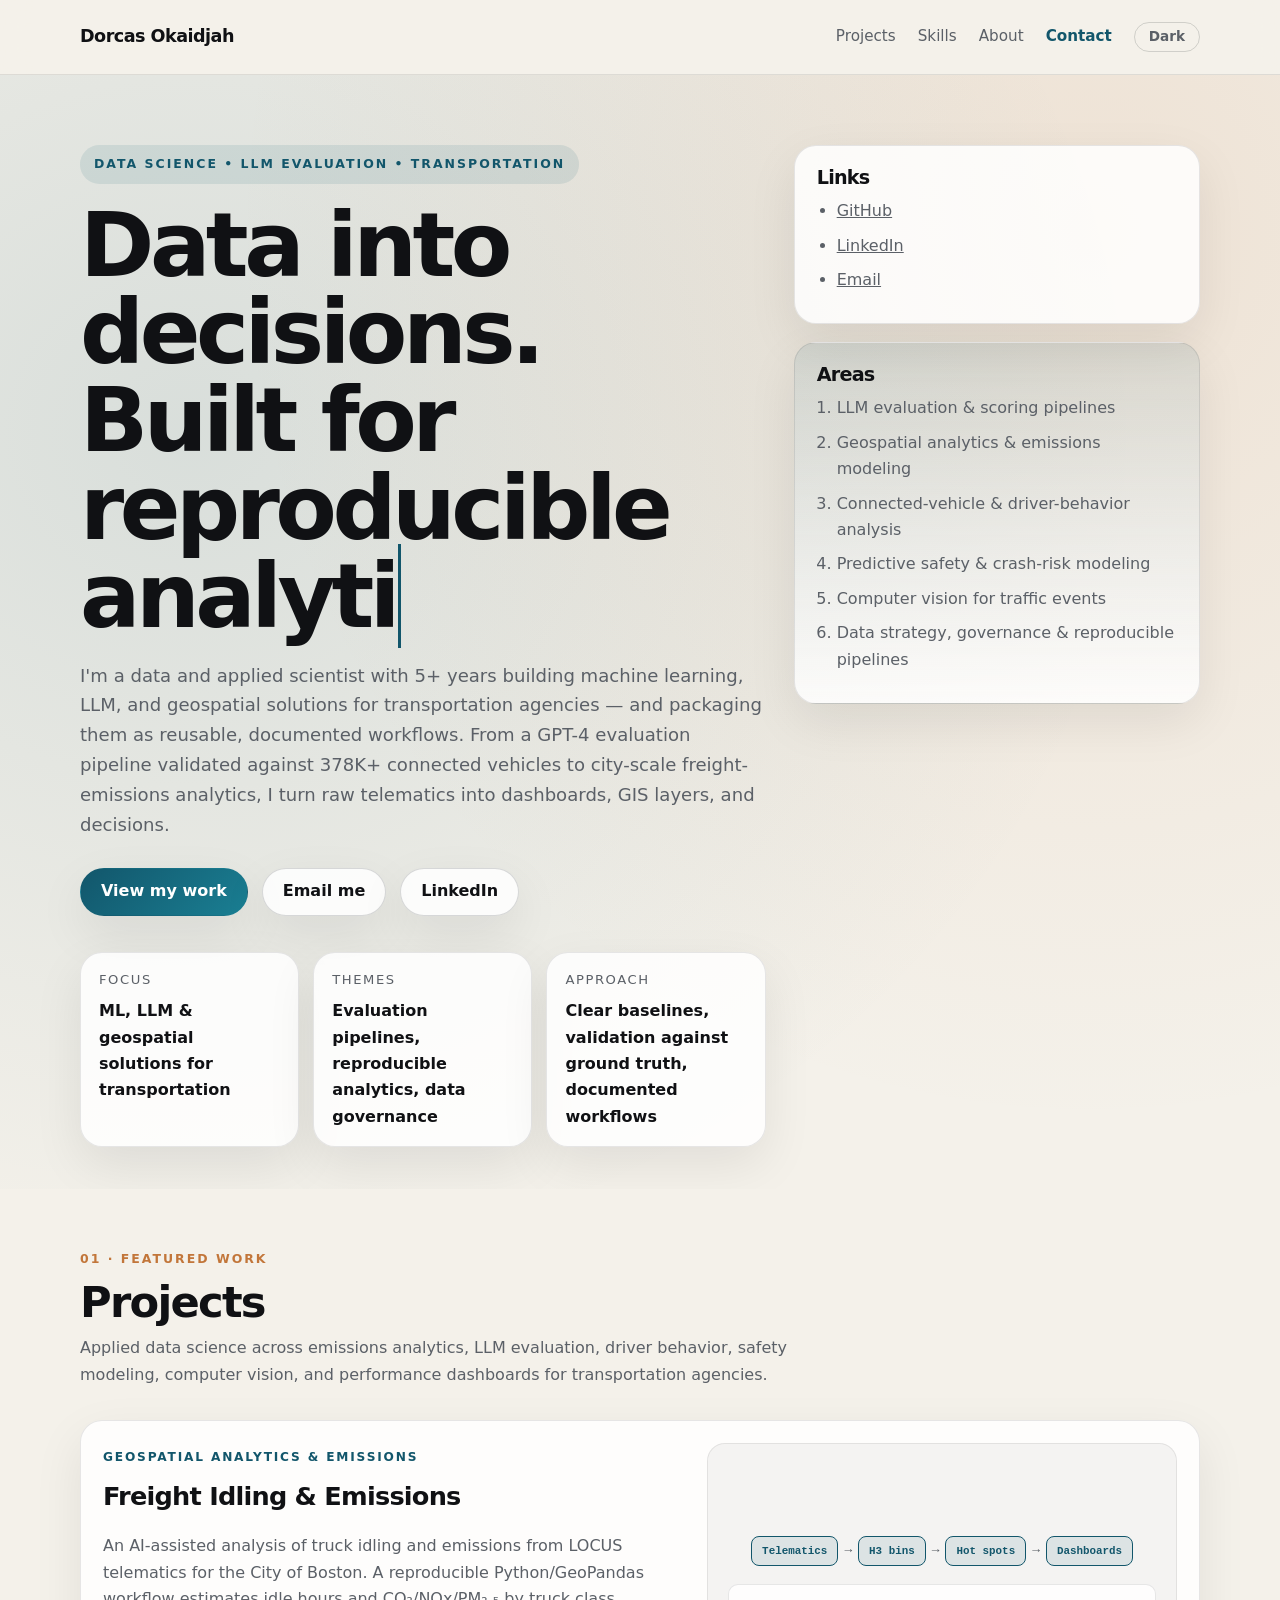
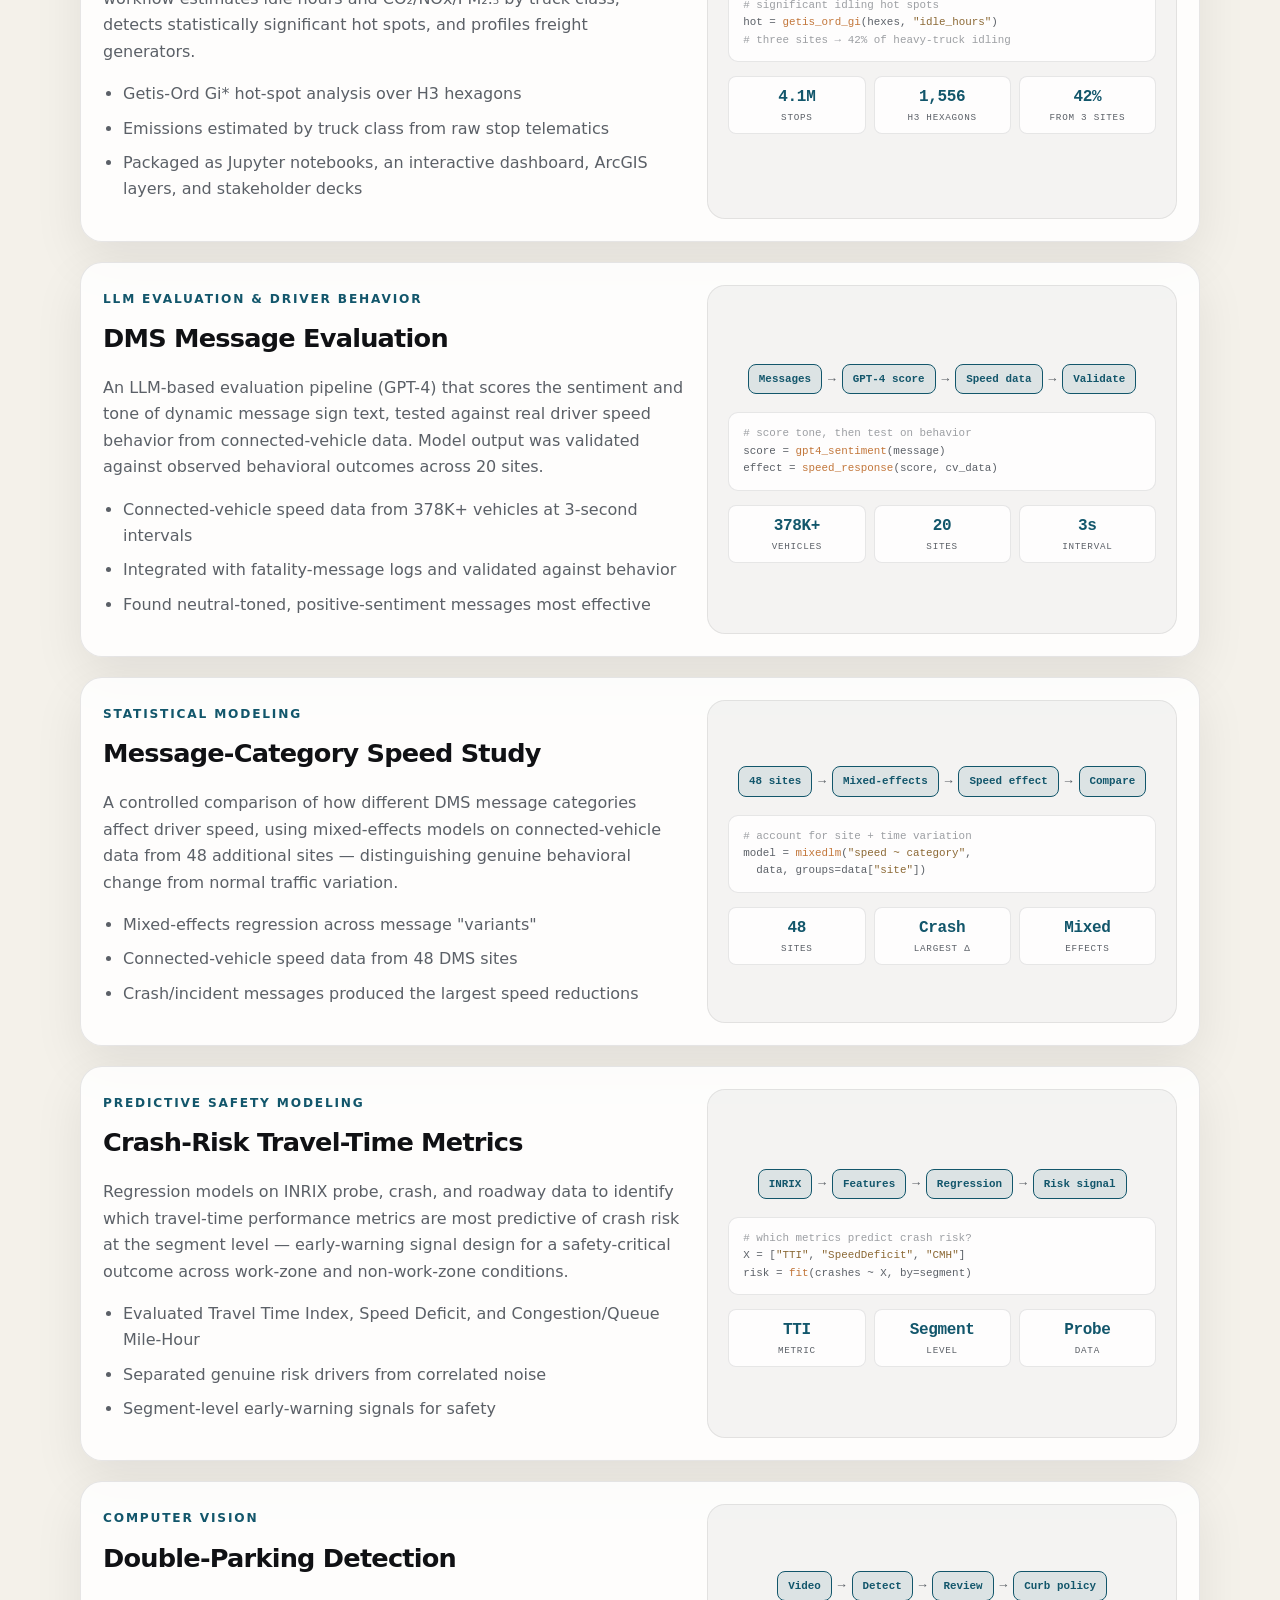
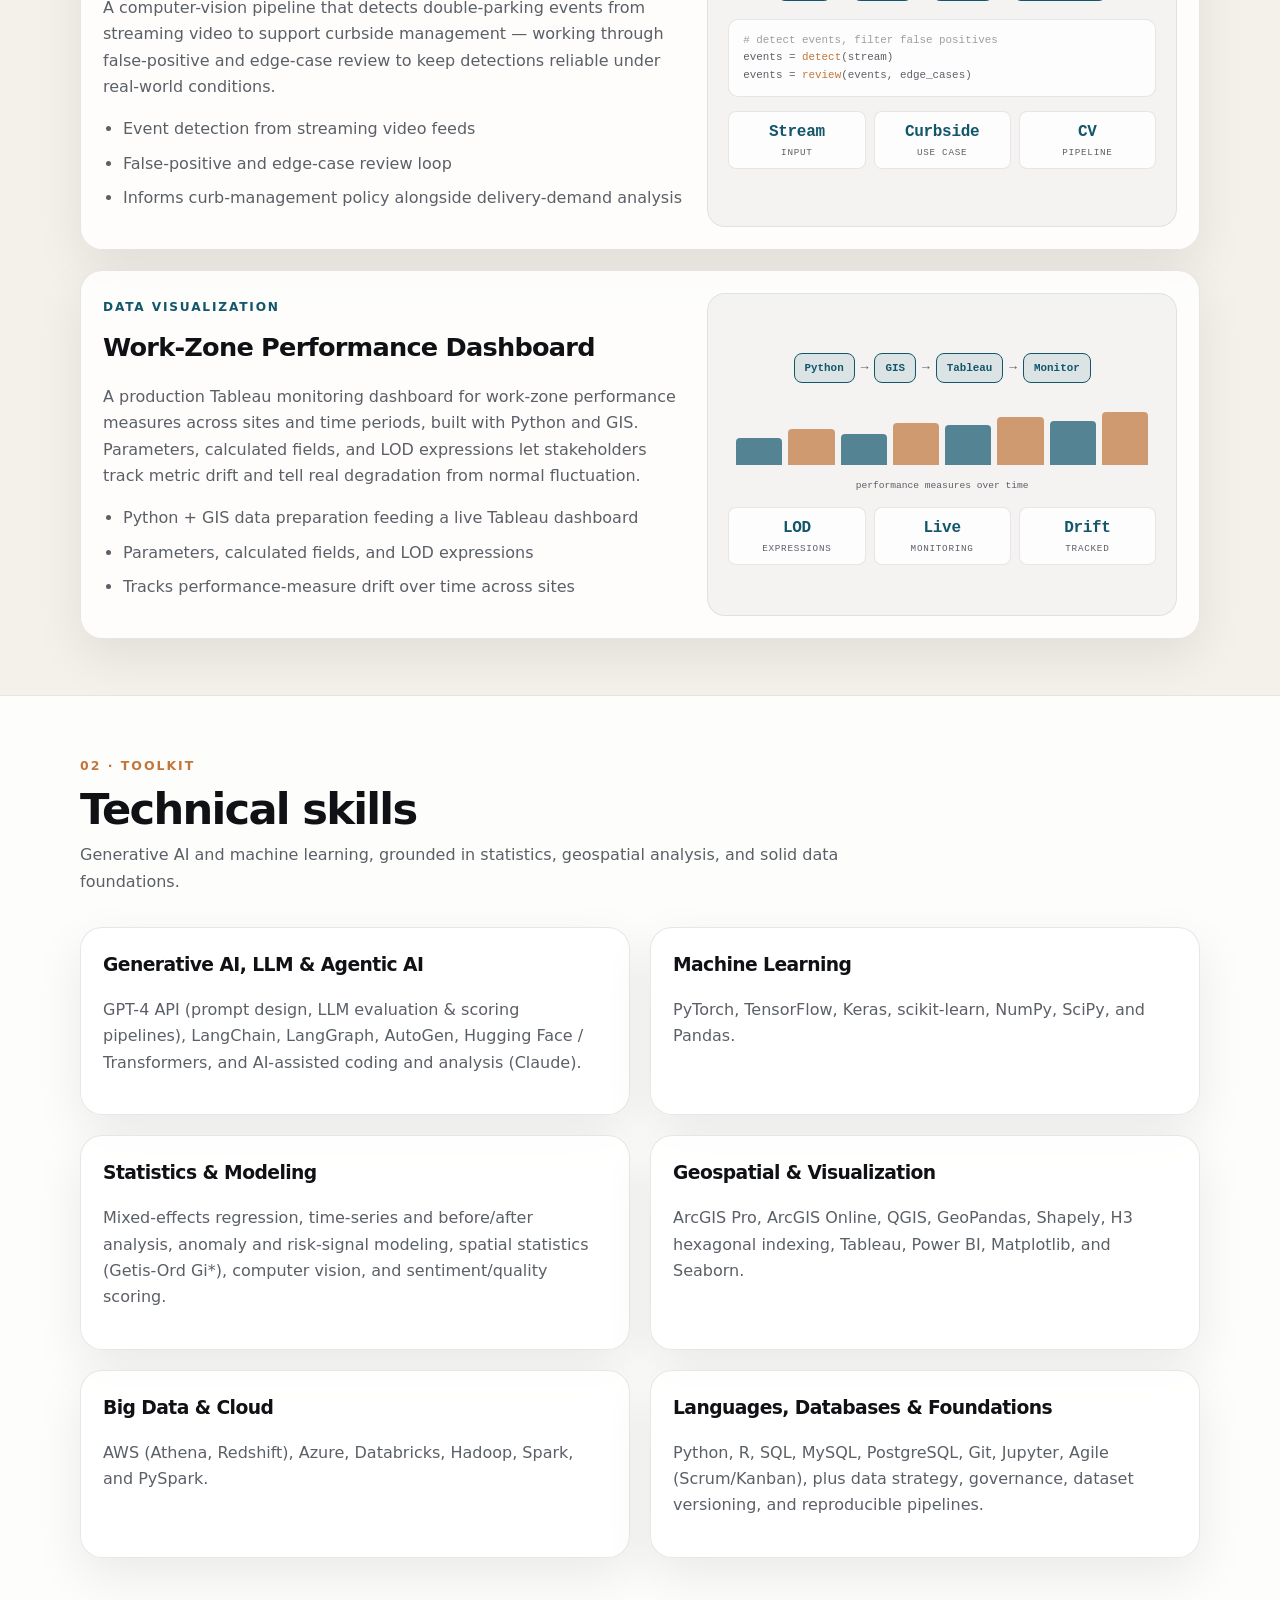
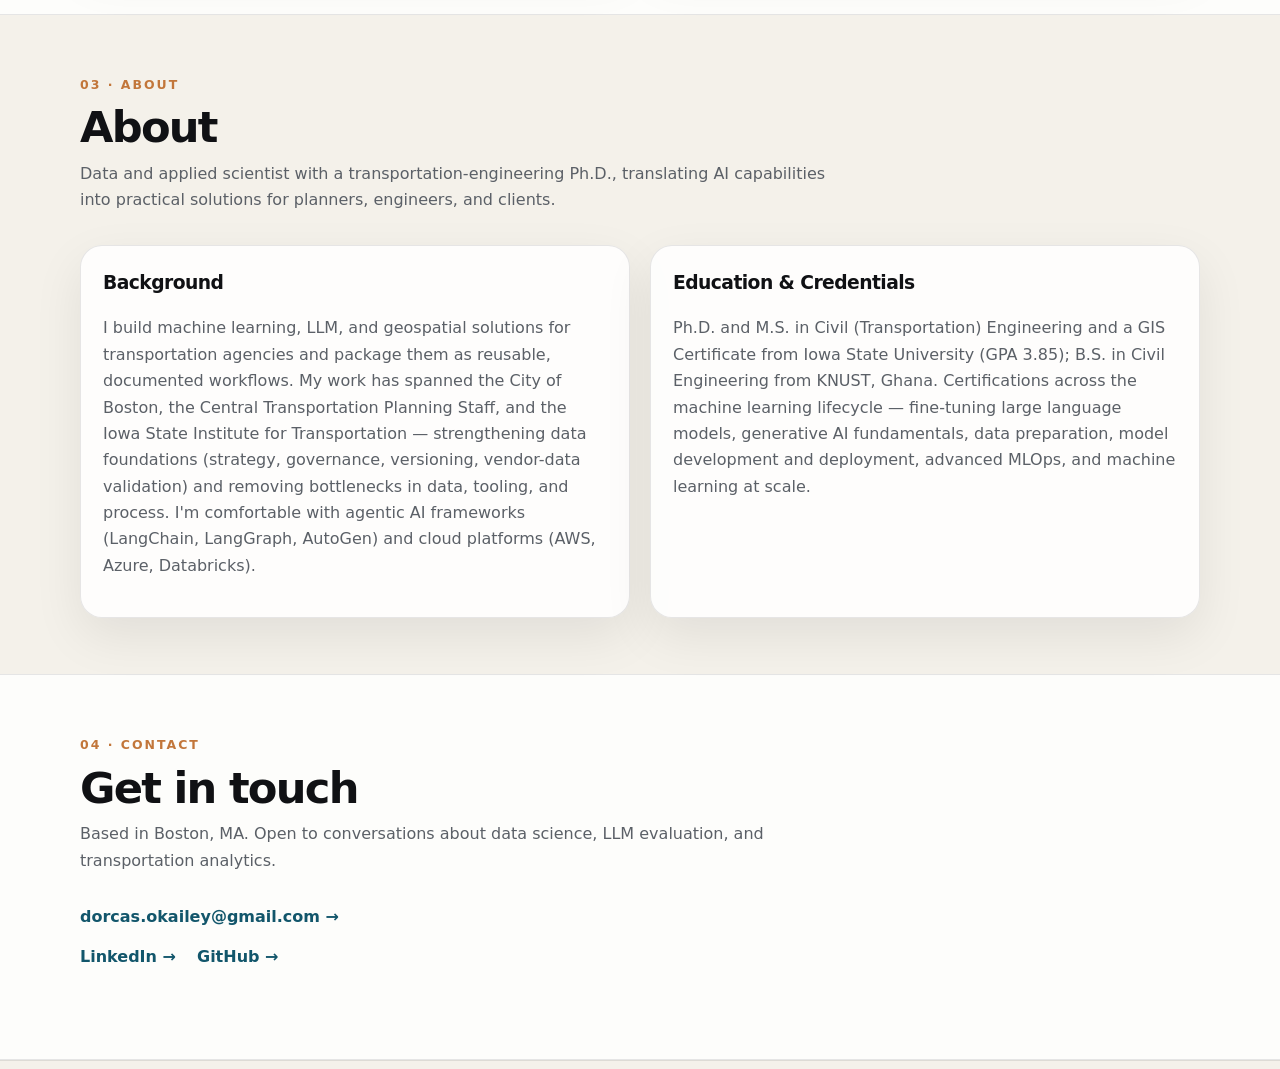
<file: index.html>
<!DOCTYPE html>
<html lang="en">
<head>
  <meta charset="UTF-8" />
  <meta name="viewport" content="width=device-width, initial-scale=1.0" />
  <title>Dorcas Okaidjah | Data Scientist &amp; Traffic Engineer</title>
  <meta name="google-site-verification" content="1QH6dfbWrFFik34CiFCBr7JyDlPjrjRN7MPnONAr6ho" />
  <meta name="description" content="Dorcas Okaidjah builds machine learning, LLM, and geospatial solutions for transportation agencies — from GPT-4 evaluation pipelines to city-scale freight-emissions analytics." />
  <link rel="canonical" href="https://dorcas-okaidjah.github.io/portfolio/" />
  <meta property="og:title" content="Dorcas Okaidjah | Data Scientist &amp; Traffic Engineer" />
  <meta property="og:description" content="Machine learning, LLM evaluation, and geospatial analytics for transportation agencies." />
  <meta property="og:type" content="website" />
  <meta property="og:url" content="https://dorcas-okaidjah.github.io/portfolio/" />
  <meta name="twitter:card" content="summary" />
  <link rel="stylesheet" href="assets/styles.css" />
</head>
<body class="loading">
  <div class="scroll-progress" aria-hidden="true"></div>

  <header class="site-header" id="top">
    <div class="container nav-wrap">
      <a class="brand" href="index.html">Dorcas Okaidjah</a>
      <button class="nav-toggle" aria-label="Toggle menu" aria-expanded="false">Menu</button>
      <nav class="site-nav">
        <a href="#projects">Projects</a>
        <a href="#skills">Skills</a>
        <a href="#about">About</a>
        <a href="#contact">Contact</a>
        <button class="theme-toggle" aria-label="Toggle dark mode">Dark</button>
      </nav>
    </div>
  </header>

  <main>
    <section class="hero">
      <div class="container hero-grid">
        <div class="hero-copy">
          <span class="pill">Data science &bull; LLM evaluation &bull; transportation</span>
          <h1>Data into decisions.<br />Built for <span class="hero-typed">reproducible analytics.</span></h1>
          <p class="lead">
            I'm a data and applied scientist with 5+ years building machine learning, LLM, and geospatial
            solutions for transportation agencies &mdash; and packaging them as reusable, documented workflows.
            From a GPT-4 evaluation pipeline validated against 378K+ connected vehicles to city-scale
            freight-emissions analytics, I turn raw telematics into dashboards, GIS layers, and decisions.
          </p>
          <div class="hero-actions">
            <a class="button button-primary" href="#projects">View my work</a>
            <a class="button" href="mailto:dorcas.okailey@gmail.com">Email me</a>
            <a class="button" href="https://www.linkedin.com/in/dorcas-o-okaidjah" target="_blank" rel="noopener">LinkedIn</a>
          </div>

          <div class="hero-metrics reveal">
            <div class="metric-card reveal reveal-delay-1">
              <div class="metric-label">Focus</div>
              <div class="metric-value">ML, LLM &amp; geospatial solutions for transportation</div>
            </div>
            <div class="metric-card reveal reveal-delay-2">
              <div class="metric-label">Themes</div>
              <div class="metric-value">Evaluation pipelines, reproducible analytics, data governance</div>
            </div>
            <div class="metric-card reveal reveal-delay-3">
              <div class="metric-label">Approach</div>
              <div class="metric-value">Clear baselines, validation against ground truth, documented workflows</div>
            </div>
          </div>
        </div>

        <aside class="hero-panel">
          <div class="hero-panel-card reveal">
            <h2>Links</h2>
            <ul class="link-list">
              <li><a href="https://github.com/Dorcas-Okaidjah" target="_blank" rel="noopener">GitHub</a></li>
              <li><a href="https://www.linkedin.com/in/dorcas-o-okaidjah" target="_blank" rel="noopener">LinkedIn</a></li>
              <li><a href="mailto:dorcas.okailey@gmail.com">Email</a></li>
            </ul>
          </div>

          <div class="hero-panel-card soft reveal reveal-delay-1">
            <h2>Areas</h2>
            <ol class="small-list">
              <li>LLM evaluation &amp; scoring pipelines</li>
              <li>Geospatial analytics &amp; emissions modeling</li>
              <li>Connected-vehicle &amp; driver-behavior analysis</li>
              <li>Predictive safety &amp; crash-risk modeling</li>
              <li>Computer vision for traffic events</li>
              <li>Data strategy, governance &amp; reproducible pipelines</li>
            </ol>
          </div>
        </aside>
      </div>
    </section>

    <section class="section" id="projects">
      <div class="container">
        <div class="section-heading reveal">
          <span class="section-kicker">Featured work</span>
          <h2>Projects</h2>
          <p>
            Applied data science across emissions analytics, LLM evaluation, driver behavior, safety
            modeling, computer vision, and performance dashboards for transportation agencies.
          </p>
        </div>

        <div class="project-stack">
          <article class="project-card reveal">
            <div class="project-copy">
              <span class="project-tag">Geospatial analytics &amp; emissions</span>
              <h3>Freight Idling &amp; Emissions</h3>
              <p>
                An AI-assisted analysis of truck idling and emissions from LOCUS telematics for the City of
                Boston. A reproducible Python/GeoPandas workflow estimates idle hours and CO&#8322;/NOx/PM&#8322;.&#8325;
                by truck class, detects statistically significant hot spots, and profiles freight generators.
              </p>
              <ul>
                <li>Getis-Ord Gi* hot-spot analysis over H3 hexagons</li>
                <li>Emissions estimated by truck class from raw stop telematics</li>
                <li>Packaged as Jupyter notebooks, an interactive dashboard, ArcGIS layers, and stakeholder decks</li>
              </ul>
            </div>
            <div class="project-visual card-visual">
              <div class="cv-pipeline">
                <span class="cv-node">Telematics</span>
                <span class="cv-arrow">&rarr;</span>
                <span class="cv-node">H3 bins</span>
                <span class="cv-arrow">&rarr;</span>
                <span class="cv-node">Hot spots</span>
                <span class="cv-arrow">&rarr;</span>
                <span class="cv-node">Dashboards</span>
              </div>
              <div class="cv-code">
                <span class="cm"># significant idling hot spots</span><br>
                hot = <span class="fn">getis_ord_gi</span>(hexes, <span class="str">"idle_hours"</span>)<br>
                <span class="cm"># three sites &rarr; 42% of heavy-truck idling</span>
              </div>
              <div class="cv-metrics">
                <div class="cv-metric"><div class="cv-metric-val">4.1M</div><div class="cv-metric-label">Stops</div></div>
                <div class="cv-metric"><div class="cv-metric-val">1,556</div><div class="cv-metric-label">H3 hexagons</div></div>
                <div class="cv-metric"><div class="cv-metric-val">42%</div><div class="cv-metric-label">From 3 sites</div></div>
              </div>
            </div>
          </article>

          <article class="project-card reveal">
            <div class="project-copy">
              <span class="project-tag">LLM evaluation &amp; driver behavior</span>
              <h3>DMS Message Evaluation</h3>
              <p>
                An LLM-based evaluation pipeline (GPT-4) that scores the sentiment and tone of dynamic message
                sign text, tested against real driver speed behavior from connected-vehicle data. Model output
                was validated against observed behavioral outcomes across 20 sites.
              </p>
              <ul>
                <li>Connected-vehicle speed data from 378K+ vehicles at 3-second intervals</li>
                <li>Integrated with fatality-message logs and validated against behavior</li>
                <li>Found neutral-toned, positive-sentiment messages most effective</li>
              </ul>
            </div>
            <div class="project-visual card-visual">
              <div class="cv-pipeline">
                <span class="cv-node">Messages</span>
                <span class="cv-arrow">&rarr;</span>
                <span class="cv-node">GPT-4 score</span>
                <span class="cv-arrow">&rarr;</span>
                <span class="cv-node">Speed data</span>
                <span class="cv-arrow">&rarr;</span>
                <span class="cv-node">Validate</span>
              </div>
              <div class="cv-code">
                <span class="cm"># score tone, then test on behavior</span><br>
                score = <span class="fn">gpt4_sentiment</span>(message)<br>
                effect = <span class="fn">speed_response</span>(score, cv_data)
              </div>
              <div class="cv-metrics">
                <div class="cv-metric"><div class="cv-metric-val">378K+</div><div class="cv-metric-label">Vehicles</div></div>
                <div class="cv-metric"><div class="cv-metric-val">20</div><div class="cv-metric-label">Sites</div></div>
                <div class="cv-metric"><div class="cv-metric-val">3s</div><div class="cv-metric-label">Interval</div></div>
              </div>
            </div>
          </article>

          <article class="project-card reveal">
            <div class="project-copy">
              <span class="project-tag">Statistical modeling</span>
              <h3>Message-Category Speed Study</h3>
              <p>
                A controlled comparison of how different DMS message categories affect driver speed, using
                mixed-effects models on connected-vehicle data from 48 additional sites &mdash; distinguishing
                genuine behavioral change from normal traffic variation.
              </p>
              <ul>
                <li>Mixed-effects regression across message "variants"</li>
                <li>Connected-vehicle speed data from 48 DMS sites</li>
                <li>Crash/incident messages produced the largest speed reductions</li>
              </ul>
            </div>
            <div class="project-visual card-visual">
              <div class="cv-pipeline">
                <span class="cv-node">48 sites</span>
                <span class="cv-arrow">&rarr;</span>
                <span class="cv-node">Mixed-effects</span>
                <span class="cv-arrow">&rarr;</span>
                <span class="cv-node">Speed effect</span>
                <span class="cv-arrow">&rarr;</span>
                <span class="cv-node">Compare</span>
              </div>
              <div class="cv-code">
                <span class="cm"># account for site + time variation</span><br>
                model = <span class="fn">mixedlm</span>(<span class="str">"speed ~ category"</span>,<br>
                &nbsp;&nbsp;data, groups=data[<span class="str">"site"</span>])
              </div>
              <div class="cv-metrics">
                <div class="cv-metric"><div class="cv-metric-val">48</div><div class="cv-metric-label">Sites</div></div>
                <div class="cv-metric"><div class="cv-metric-val">Crash</div><div class="cv-metric-label">Largest &Delta;</div></div>
                <div class="cv-metric"><div class="cv-metric-val">Mixed</div><div class="cv-metric-label">Effects</div></div>
              </div>
            </div>
          </article>

          <article class="project-card reveal">
            <div class="project-copy">
              <span class="project-tag">Predictive safety modeling</span>
              <h3>Crash-Risk Travel-Time Metrics</h3>
              <p>
                Regression models on INRIX probe, crash, and roadway data to identify which travel-time
                performance metrics are most predictive of crash risk at the segment level &mdash; early-warning
                signal design for a safety-critical outcome across work-zone and non-work-zone conditions.
              </p>
              <ul>
                <li>Evaluated Travel Time Index, Speed Deficit, and Congestion/Queue Mile-Hour</li>
                <li>Separated genuine risk drivers from correlated noise</li>
                <li>Segment-level early-warning signals for safety</li>
              </ul>
            </div>
            <div class="project-visual card-visual">
              <div class="cv-pipeline">
                <span class="cv-node">INRIX</span>
                <span class="cv-arrow">&rarr;</span>
                <span class="cv-node">Features</span>
                <span class="cv-arrow">&rarr;</span>
                <span class="cv-node">Regression</span>
                <span class="cv-arrow">&rarr;</span>
                <span class="cv-node">Risk signal</span>
              </div>
              <div class="cv-code">
                <span class="cm"># which metrics predict crash risk?</span><br>
                X = [<span class="str">"TTI"</span>, <span class="str">"SpeedDeficit"</span>, <span class="str">"CMH"</span>]<br>
                risk = <span class="fn">fit</span>(crashes ~ X, by=segment)
              </div>
              <div class="cv-metrics">
                <div class="cv-metric"><div class="cv-metric-val">TTI</div><div class="cv-metric-label">Metric</div></div>
                <div class="cv-metric"><div class="cv-metric-val">Segment</div><div class="cv-metric-label">Level</div></div>
                <div class="cv-metric"><div class="cv-metric-val">Probe</div><div class="cv-metric-label">Data</div></div>
              </div>
            </div>
          </article>

          <article class="project-card reveal">
            <div class="project-copy">
              <span class="project-tag">Computer vision</span>
              <h3>Double-Parking Detection</h3>
              <p>
                A computer-vision pipeline that detects double-parking events from streaming video to support
                curbside management &mdash; working through false-positive and edge-case review to keep detections
                reliable under real-world conditions.
              </p>
              <ul>
                <li>Event detection from streaming video feeds</li>
                <li>False-positive and edge-case review loop</li>
                <li>Informs curb-management policy alongside delivery-demand analysis</li>
              </ul>
            </div>
            <div class="project-visual card-visual">
              <div class="cv-pipeline">
                <span class="cv-node">Video</span>
                <span class="cv-arrow">&rarr;</span>
                <span class="cv-node">Detect</span>
                <span class="cv-arrow">&rarr;</span>
                <span class="cv-node">Review</span>
                <span class="cv-arrow">&rarr;</span>
                <span class="cv-node">Curb policy</span>
              </div>
              <div class="cv-code">
                <span class="cm"># detect events, filter false positives</span><br>
                events = <span class="fn">detect</span>(stream)<br>
                events = <span class="fn">review</span>(events, edge_cases)
              </div>
              <div class="cv-metrics">
                <div class="cv-metric"><div class="cv-metric-val">Stream</div><div class="cv-metric-label">Input</div></div>
                <div class="cv-metric"><div class="cv-metric-val">Curbside</div><div class="cv-metric-label">Use case</div></div>
                <div class="cv-metric"><div class="cv-metric-val">CV</div><div class="cv-metric-label">Pipeline</div></div>
              </div>
            </div>
          </article>

          <article class="project-card reveal">
            <div class="project-copy">
              <span class="project-tag">Data visualization</span>
              <h3>Work-Zone Performance Dashboard</h3>
              <p>
                A production Tableau monitoring dashboard for work-zone performance measures across sites and
                time periods, built with Python and GIS. Parameters, calculated fields, and LOD expressions let
                stakeholders track metric drift and tell real degradation from normal fluctuation.
              </p>
              <ul>
                <li>Python + GIS data preparation feeding a live Tableau dashboard</li>
                <li>Parameters, calculated fields, and LOD expressions</li>
                <li>Tracks performance-measure drift over time across sites</li>
              </ul>
            </div>
            <div class="project-visual card-visual">
              <div class="cv-pipeline">
                <span class="cv-node">Python</span>
                <span class="cv-arrow">&rarr;</span>
                <span class="cv-node">GIS</span>
                <span class="cv-arrow">&rarr;</span>
                <span class="cv-node">Tableau</span>
                <span class="cv-arrow">&rarr;</span>
                <span class="cv-node">Monitor</span>
              </div>
              <div class="cv-bars">
                <div class="cv-bar" style="height:45%"></div>
                <div class="cv-bar" style="height:60%"></div>
                <div class="cv-bar" style="height:52%"></div>
                <div class="cv-bar" style="height:70%"></div>
                <div class="cv-bar" style="height:66%"></div>
                <div class="cv-bar" style="height:80%"></div>
                <div class="cv-bar" style="height:74%"></div>
                <div class="cv-bar" style="height:88%"></div>
              </div>
              <div style="font-size:0.6rem;text-align:center;color:var(--muted);margin-top:4px;">performance measures over time</div>
              <div class="cv-metrics">
                <div class="cv-metric"><div class="cv-metric-val">LOD</div><div class="cv-metric-label">Expressions</div></div>
                <div class="cv-metric"><div class="cv-metric-val">Live</div><div class="cv-metric-label">Monitoring</div></div>
                <div class="cv-metric"><div class="cv-metric-val">Drift</div><div class="cv-metric-label">Tracked</div></div>
              </div>
            </div>
          </article>
        </div>
      </div>
    </section>

    <section class="section alt" id="skills">
      <div class="container">
        <div class="section-heading reveal">
          <span class="section-kicker">Toolkit</span>
          <h2>Technical skills</h2>
          <p>Generative AI and machine learning, grounded in statistics, geospatial analysis, and solid data foundations.</p>
        </div>

        <div class="about-grid">
          <div class="info-card reveal">
            <h3>Generative AI, LLM &amp; Agentic AI</h3>
            <p>GPT-4 API (prompt design, LLM evaluation &amp; scoring pipelines), LangChain, LangGraph, AutoGen, Hugging Face / Transformers, and AI-assisted coding and analysis (Claude).</p>
          </div>
          <div class="info-card reveal reveal-delay-1">
            <h3>Machine Learning</h3>
            <p>PyTorch, TensorFlow, Keras, scikit-learn, NumPy, SciPy, and Pandas.</p>
          </div>
          <div class="info-card reveal">
            <h3>Statistics &amp; Modeling</h3>
            <p>Mixed-effects regression, time-series and before/after analysis, anomaly and risk-signal modeling, spatial statistics (Getis-Ord Gi*), computer vision, and sentiment/quality scoring.</p>
          </div>
          <div class="info-card reveal reveal-delay-1">
            <h3>Geospatial &amp; Visualization</h3>
            <p>ArcGIS Pro, ArcGIS Online, QGIS, GeoPandas, Shapely, H3 hexagonal indexing, Tableau, Power BI, Matplotlib, and Seaborn.</p>
          </div>
          <div class="info-card reveal">
            <h3>Big Data &amp; Cloud</h3>
            <p>AWS (Athena, Redshift), Azure, Databricks, Hadoop, Spark, and PySpark.</p>
          </div>
          <div class="info-card reveal reveal-delay-1">
            <h3>Languages, Databases &amp; Foundations</h3>
            <p>Python, R, SQL, MySQL, PostgreSQL, Git, Jupyter, Agile (Scrum/Kanban), plus data strategy, governance, dataset versioning, and reproducible pipelines.</p>
          </div>
        </div>
      </div>
    </section>

    <section class="section" id="about">
      <div class="container">
        <div class="section-heading reveal">
          <span class="section-kicker">About</span>
          <h2>About</h2>
          <p>Data and applied scientist with a transportation-engineering Ph.D., translating AI capabilities into practical solutions for planners, engineers, and clients.</p>
        </div>

        <div class="about-grid">
          <div class="info-card reveal">
            <h3>Background</h3>
            <p>
              I build machine learning, LLM, and geospatial solutions for transportation agencies and package
              them as reusable, documented workflows. My work has spanned the City of Boston, the Central
              Transportation Planning Staff, and the Iowa State Institute for Transportation &mdash; strengthening
              data foundations (strategy, governance, versioning, vendor-data validation) and removing
              bottlenecks in data, tooling, and process. I'm comfortable with agentic AI frameworks
              (LangChain, LangGraph, AutoGen) and cloud platforms (AWS, Azure, Databricks).
            </p>
          </div>

          <div class="info-card reveal reveal-delay-1">
            <h3>Education &amp; Credentials</h3>
            <p>
              Ph.D. and M.S. in Civil (Transportation) Engineering and a GIS Certificate from Iowa State
              University (GPA 3.85); B.S. in Civil Engineering from KNUST, Ghana. Certifications across the
              machine learning lifecycle &mdash; fine-tuning large language models, generative AI fundamentals,
              data preparation, model development and deployment, advanced MLOps, and machine learning at scale.
            </p>
          </div>
        </div>
      </div>
    </section>

    <section class="section alt" id="contact">
      <div class="container">
        <div class="section-heading reveal">
          <span class="section-kicker">Contact</span>
          <h2>Get in touch</h2>
          <p>Based in Boston, MA. Open to conversations about data science, LLM evaluation, and transportation analytics.</p>
          <a class="text-link" href="mailto:dorcas.okailey@gmail.com">dorcas.okailey@gmail.com &rarr;</a><br />
          <a class="text-link" href="https://www.linkedin.com/in/dorcas-o-okaidjah" target="_blank" rel="noopener">LinkedIn &rarr;</a>
          <a class="text-link" href="https://github.com/Dorcas-Okaidjah" target="_blank" rel="noopener" style="margin-left:16px;">GitHub &rarr;</a>
        </div>
      </div>
    </section>
  </main>

  <footer class="site-footer">
    <div class="container footer-wrap">
      <div>&copy; 2026 Dorcas Okaidjah</div>
      <div class="footer-links">
        <a href="https://github.com/Dorcas-Okaidjah" target="_blank" rel="noopener">GitHub</a>
        <a href="https://www.linkedin.com/in/dorcas-o-okaidjah" target="_blank" rel="noopener">LinkedIn</a>
        <a href="mailto:dorcas.okailey@gmail.com">Email</a>
        <a class="to-top" href="#top">Back to top &uarr;</a>
      </div>
    </div>
  </footer>

  <script src="assets/site.js"></script>
</body>
</html>
</file>
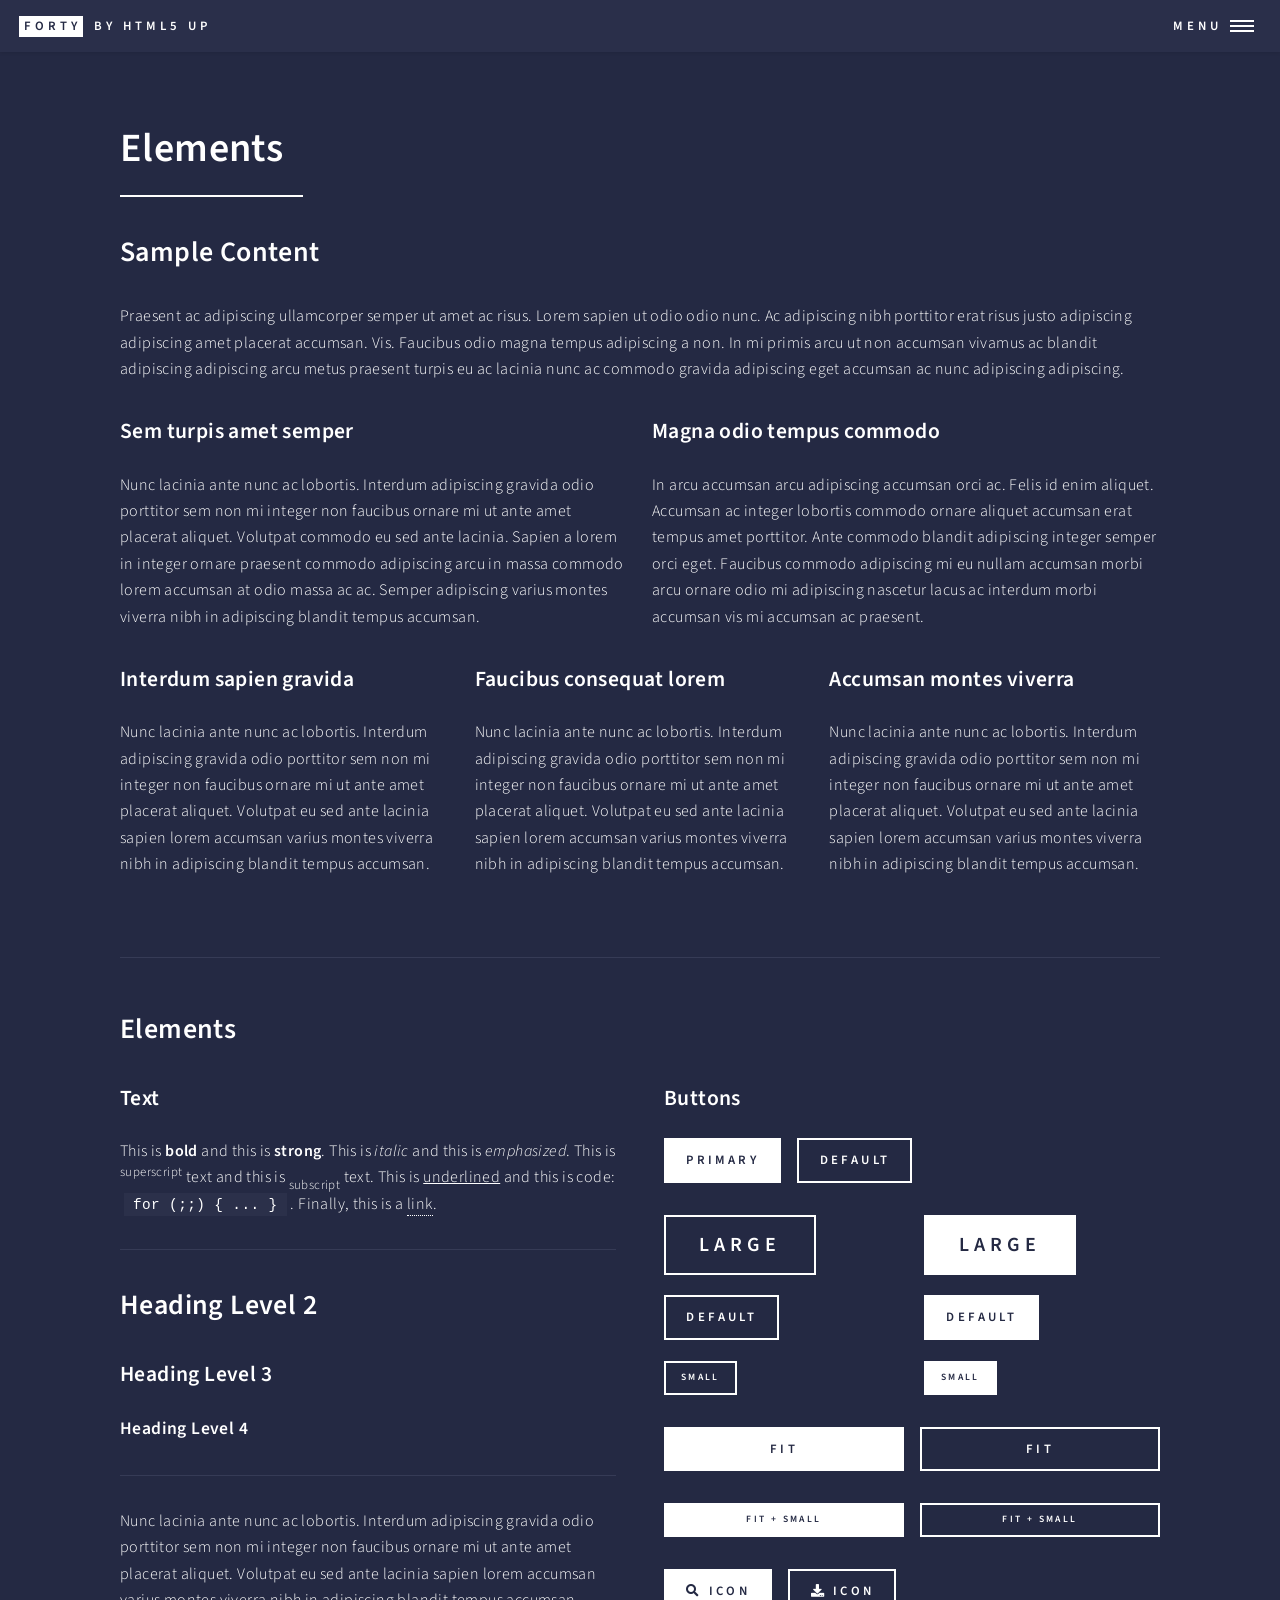
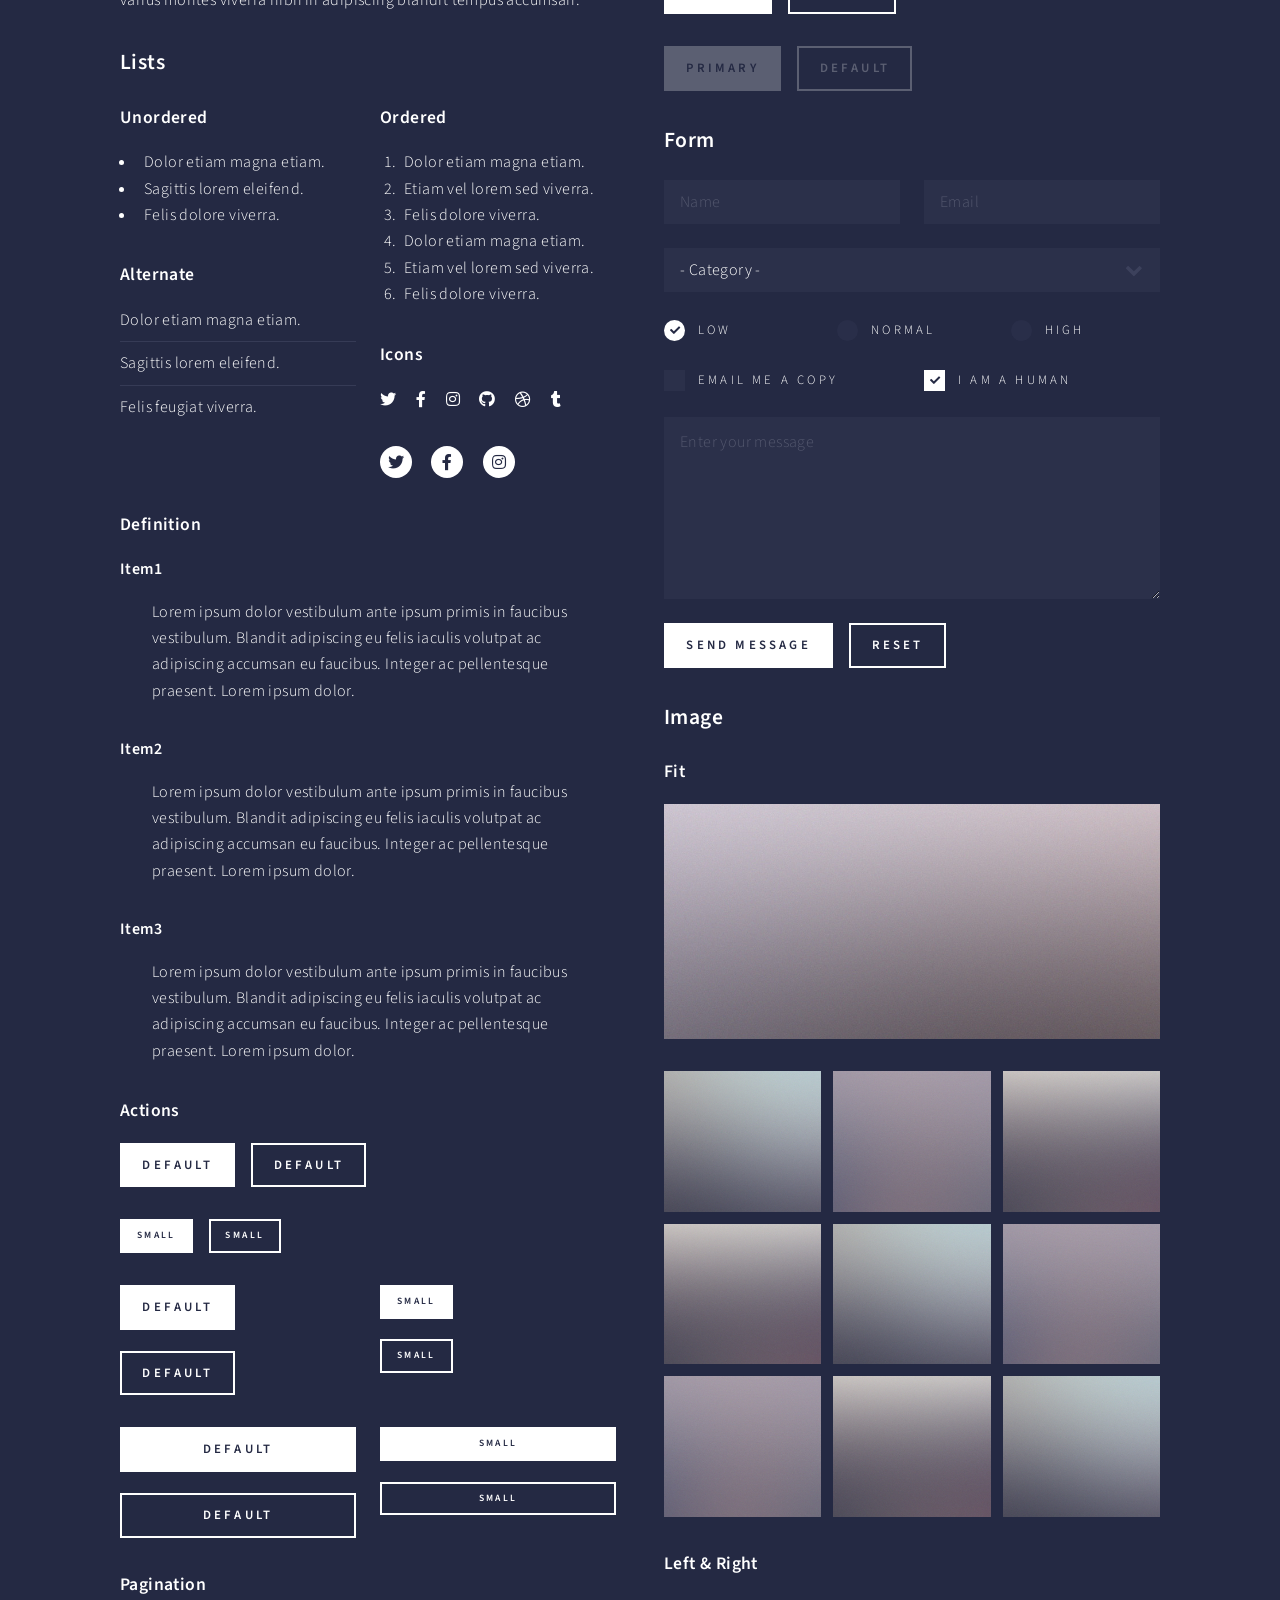
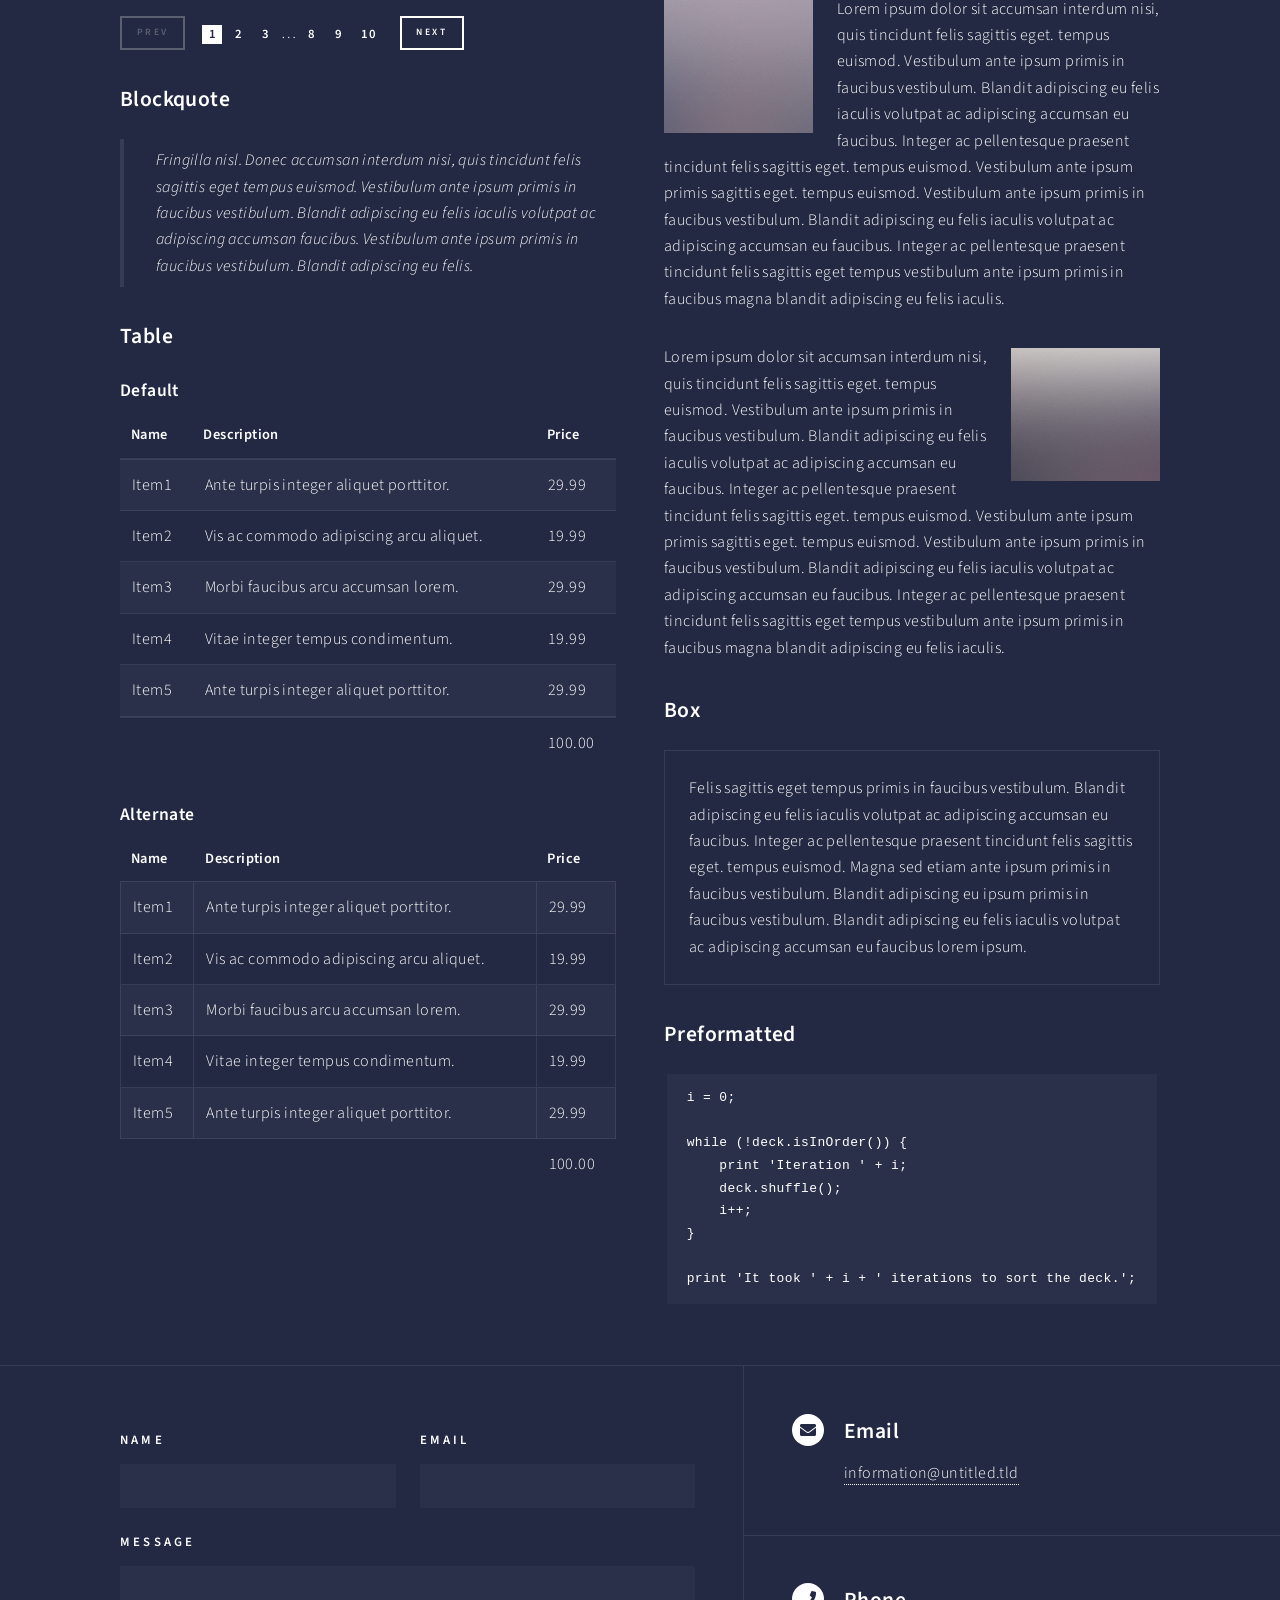
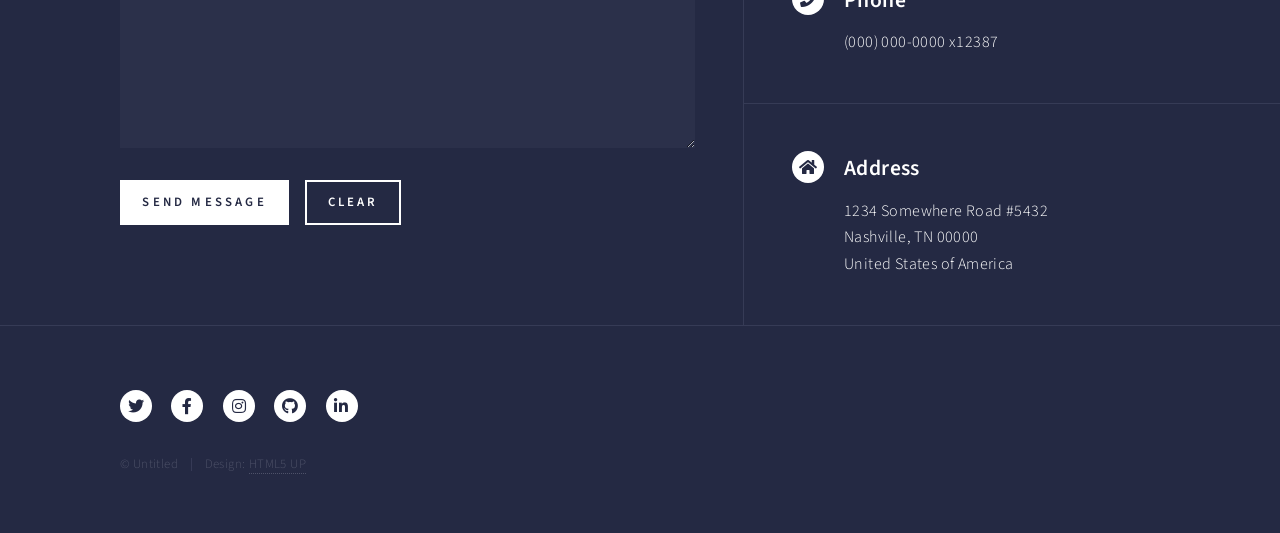
<file: elements.html>
<!DOCTYPE HTML>
<!--
	Forty by HTML5 UP
	html5up.net | @ajlkn
	Free for personal and commercial use under the CCA 3.0 license (html5up.net/license)
-->
<html>
	<head>
		<title>Elements - Forty by HTML5 UP</title>
		<meta charset="utf-8" />
		<meta name="viewport" content="width=device-width, initial-scale=1, user-scalable=no" />
		<link rel="stylesheet" href="assets/css/main.css" />
		<noscript><link rel="stylesheet" href="assets/css/noscript.css" /></noscript>
	</head>
	<body class="is-preload">

		<!-- Wrapper -->
			<div id="wrapper">

				<!-- Header -->
					<header id="header">
						<a href="index.html" class="logo"><strong>Forty</strong> <span>by HTML5 UP</span></a>
						<nav>
							<a href="#menu">Menu</a>
						</nav>
					</header>

				<!-- Menu -->
					<nav id="menu">
						<ul class="links">
							<li><a href="index.html">Home</a></li>
							<li><a href="landing.html">Landing</a></li>
							<li><a href="generic.html">Generic</a></li>
							<li><a href="elements.html">Elements</a></li>
						</ul>
						<ul class="actions stacked">
							<li><a href="#" class="button primary fit">Get Started</a></li>
							<li><a href="#" class="button fit">Log In</a></li>
						</ul>
					</nav>

				<!-- Main -->
					<div id="main" class="alt">

						<!-- One -->
							<section id="one">
								<div class="inner">
									<header class="major">
										<h1>Elements</h1>
									</header>

									<!-- Content -->
										<h2 id="content">Sample Content</h2>
										<p>Praesent ac adipiscing ullamcorper semper ut amet ac risus. Lorem sapien ut odio odio nunc. Ac adipiscing nibh porttitor erat risus justo adipiscing adipiscing amet placerat accumsan. Vis. Faucibus odio magna tempus adipiscing a non. In mi primis arcu ut non accumsan vivamus ac blandit adipiscing adipiscing arcu metus praesent turpis eu ac lacinia nunc ac commodo gravida adipiscing eget accumsan ac nunc adipiscing adipiscing.</p>
										<div class="row">
											<div class="col-6 col-12-small">
												<h3>Sem turpis amet semper</h3>
												<p>Nunc lacinia ante nunc ac lobortis. Interdum adipiscing gravida odio porttitor sem non mi integer non faucibus ornare mi ut ante amet placerat aliquet. Volutpat commodo eu sed ante lacinia. Sapien a lorem in integer ornare praesent commodo adipiscing arcu in massa commodo lorem accumsan at odio massa ac ac. Semper adipiscing varius montes viverra nibh in adipiscing blandit tempus accumsan.</p>
											</div>
											<div class="col-6 col-12-small">
												<h3>Magna odio tempus commodo</h3>
												<p>In arcu accumsan arcu adipiscing accumsan orci ac. Felis id enim aliquet. Accumsan ac integer lobortis commodo ornare aliquet accumsan erat tempus amet porttitor. Ante commodo blandit adipiscing integer semper orci eget. Faucibus commodo adipiscing mi eu nullam accumsan morbi arcu ornare odio mi adipiscing nascetur lacus ac interdum morbi accumsan vis mi accumsan ac praesent.</p>
											</div>
											<!-- Break -->
											<div class="col-4 col-12-medium">
												<h3>Interdum sapien gravida</h3>
												<p>Nunc lacinia ante nunc ac lobortis. Interdum adipiscing gravida odio porttitor sem non mi integer non faucibus ornare mi ut ante amet placerat aliquet. Volutpat eu sed ante lacinia sapien lorem accumsan varius montes viverra nibh in adipiscing blandit tempus accumsan.</p>
											</div>
											<div class="col-4 col-12-medium">
												<h3>Faucibus consequat lorem</h3>
												<p>Nunc lacinia ante nunc ac lobortis. Interdum adipiscing gravida odio porttitor sem non mi integer non faucibus ornare mi ut ante amet placerat aliquet. Volutpat eu sed ante lacinia sapien lorem accumsan varius montes viverra nibh in adipiscing blandit tempus accumsan.</p>
											</div>
											<div class="col-4 col-12-medium">
												<h3>Accumsan montes viverra</h3>
												<p>Nunc lacinia ante nunc ac lobortis. Interdum adipiscing gravida odio porttitor sem non mi integer non faucibus ornare mi ut ante amet placerat aliquet. Volutpat eu sed ante lacinia sapien lorem accumsan varius montes viverra nibh in adipiscing blandit tempus accumsan.</p>
											</div>
										</div>

									<hr class="major" />

									<!-- Elements -->
										<h2 id="elements">Elements</h2>
										<div class="row gtr-200">
											<div class="col-6 col-12-medium">

												<!-- Text stuff -->
													<h3>Text</h3>
													<p>This is <b>bold</b> and this is <strong>strong</strong>. This is <i>italic</i> and this is <em>emphasized</em>.
													This is <sup>superscript</sup> text and this is <sub>subscript</sub> text.
													This is <u>underlined</u> and this is code: <code>for (;;) { ... }</code>.
													Finally, this is a <a href="#">link</a>.</p>
													<hr />
													<h2>Heading Level 2</h2>
													<h3>Heading Level 3</h3>
													<h4>Heading Level 4</h4>
													<hr />
													<p>Nunc lacinia ante nunc ac lobortis. Interdum adipiscing gravida odio porttitor sem non mi integer non faucibus ornare mi ut ante amet placerat aliquet. Volutpat eu sed ante lacinia sapien lorem accumsan varius montes viverra nibh in adipiscing blandit tempus accumsan.</p>

												<!-- Lists -->
													<h3>Lists</h3>
													<div class="row">
														<div class="col-6 col-12-small">

															<h4>Unordered</h4>
															<ul>
																<li>Dolor etiam magna etiam.</li>
																<li>Sagittis lorem eleifend.</li>
																<li>Felis dolore viverra.</li>
															</ul>

															<h4>Alternate</h4>
															<ul class="alt">
																<li>Dolor etiam magna etiam.</li>
																<li>Sagittis lorem eleifend.</li>
																<li>Felis feugiat viverra.</li>
															</ul>

														</div>
														<div class="col-6 col-12-small">

															<h4>Ordered</h4>
															<ol>
																<li>Dolor etiam magna etiam.</li>
																<li>Etiam vel lorem sed viverra.</li>
																<li>Felis dolore viverra.</li>
																<li>Dolor etiam magna etiam.</li>
																<li>Etiam vel lorem sed viverra.</li>
																<li>Felis dolore viverra.</li>
															</ol>

															<h4>Icons</h4>
															<ul class="icons">
																<li><a href="#" class="icon brands fa-twitter"><span class="label">Twitter</span></a></li>
																<li><a href="#" class="icon brands fa-facebook-f"><span class="label">Facebook</span></a></li>
																<li><a href="#" class="icon brands fa-instagram"><span class="label">Instagram</span></a></li>
																<li><a href="#" class="icon brands fa-github"><span class="label">Github</span></a></li>
																<li><a href="#" class="icon brands fa-dribbble"><span class="label">Dribbble</span></a></li>
																<li><a href="#" class="icon brands fa-tumblr"><span class="label">Tumblr</span></a></li>
															</ul>
															<ul class="icons">
																<li><a href="#" class="icon brands alt fa-twitter"><span class="label">Twitter</span></a></li>
																<li><a href="#" class="icon brands alt fa-facebook-f"><span class="label">Facebook</span></a></li>
																<li><a href="#" class="icon brands alt fa-instagram"><span class="label">Instagram</span></a></li>
															</ul>

														</div>
													</div>
													<h4>Definition</h4>
													<dl>
														<dt>Item1</dt>
														<dd>
															<p>Lorem ipsum dolor vestibulum ante ipsum primis in faucibus vestibulum. Blandit adipiscing eu felis iaculis volutpat ac adipiscing accumsan eu faucibus. Integer ac pellentesque praesent. Lorem ipsum dolor.</p>
														</dd>
														<dt>Item2</dt>
														<dd>
															<p>Lorem ipsum dolor vestibulum ante ipsum primis in faucibus vestibulum. Blandit adipiscing eu felis iaculis volutpat ac adipiscing accumsan eu faucibus. Integer ac pellentesque praesent. Lorem ipsum dolor.</p>
														</dd>
														<dt>Item3</dt>
														<dd>
															<p>Lorem ipsum dolor vestibulum ante ipsum primis in faucibus vestibulum. Blandit adipiscing eu felis iaculis volutpat ac adipiscing accumsan eu faucibus. Integer ac pellentesque praesent. Lorem ipsum dolor.</p>
														</dd>
													</dl>

													<h4>Actions</h4>
													<ul class="actions">
														<li><a href="#" class="button primary">Default</a></li>
														<li><a href="#" class="button">Default</a></li>
													</ul>
													<ul class="actions small">
														<li><a href="#" class="button primary small">Small</a></li>
														<li><a href="#" class="button small">Small</a></li>
													</ul>
													<div class="row">
														<div class="col-6 col-12-small">
															<ul class="actions stacked">
																<li><a href="#" class="button primary">Default</a></li>
																<li><a href="#" class="button">Default</a></li>
															</ul>
														</div>
														<div class="col-6 col-12-small">
															<ul class="actions stacked">
																<li><a href="#" class="button primary small">Small</a></li>
																<li><a href="#" class="button small">Small</a></li>
															</ul>
														</div>
														<div class="col-6 col-12-small">
															<ul class="actions stacked">
																<li><a href="#" class="button primary fit">Default</a></li>
																<li><a href="#" class="button fit">Default</a></li>
															</ul>
														</div>
														<div class="col-6 col-12-small">
															<ul class="actions stacked">
																<li><a href="#" class="button primary small fit">Small</a></li>
																<li><a href="#" class="button small fit">Small</a></li>
															</ul>
														</div>
													</div>

													<h4>Pagination</h4>
													<ul class="pagination">
														<li><span class="button small disabled">Prev</span></li>
														<li><a href="#" class="page active">1</a></li>
														<li><a href="#" class="page">2</a></li>
														<li><a href="#" class="page">3</a></li>
														<li><span>&hellip;</span></li>
														<li><a href="#" class="page">8</a></li>
														<li><a href="#" class="page">9</a></li>
														<li><a href="#" class="page">10</a></li>
														<li><a href="#" class="button small">Next</a></li>
													</ul>

												<!-- Blockquote -->
													<h3>Blockquote</h3>
													<blockquote>Fringilla nisl. Donec accumsan interdum nisi, quis tincidunt felis sagittis eget tempus euismod. Vestibulum ante ipsum primis in faucibus vestibulum. Blandit adipiscing eu felis iaculis volutpat ac adipiscing accumsan faucibus. Vestibulum ante ipsum primis in faucibus vestibulum. Blandit adipiscing eu felis.</blockquote>

												<!-- Table -->
													<h3>Table</h3>

													<h4>Default</h4>
													<div class="table-wrapper">
														<table>
															<thead>
																<tr>
																	<th>Name</th>
																	<th>Description</th>
																	<th>Price</th>
																</tr>
															</thead>
															<tbody>
																<tr>
																	<td>Item1</td>
																	<td>Ante turpis integer aliquet porttitor.</td>
																	<td>29.99</td>
																</tr>
																<tr>
																	<td>Item2</td>
																	<td>Vis ac commodo adipiscing arcu aliquet.</td>
																	<td>19.99</td>
																</tr>
																<tr>
																	<td>Item3</td>
																	<td> Morbi faucibus arcu accumsan lorem.</td>
																	<td>29.99</td>
																</tr>
																<tr>
																	<td>Item4</td>
																	<td>Vitae integer tempus condimentum.</td>
																	<td>19.99</td>
																</tr>
																<tr>
																	<td>Item5</td>
																	<td>Ante turpis integer aliquet porttitor.</td>
																	<td>29.99</td>
																</tr>
															</tbody>
															<tfoot>
																<tr>
																	<td colspan="2"></td>
																	<td>100.00</td>
																</tr>
															</tfoot>
														</table>
													</div>

													<h4>Alternate</h4>
													<div class="table-wrapper">
														<table class="alt">
															<thead>
																<tr>
																	<th>Name</th>
																	<th>Description</th>
																	<th>Price</th>
																</tr>
															</thead>
															<tbody>
																<tr>
																	<td>Item1</td>
																	<td>Ante turpis integer aliquet porttitor.</td>
																	<td>29.99</td>
																</tr>
																<tr>
																	<td>Item2</td>
																	<td>Vis ac commodo adipiscing arcu aliquet.</td>
																	<td>19.99</td>
																</tr>
																<tr>
																	<td>Item3</td>
																	<td> Morbi faucibus arcu accumsan lorem.</td>
																	<td>29.99</td>
																</tr>
																<tr>
																	<td>Item4</td>
																	<td>Vitae integer tempus condimentum.</td>
																	<td>19.99</td>
																</tr>
																<tr>
																	<td>Item5</td>
																	<td>Ante turpis integer aliquet porttitor.</td>
																	<td>29.99</td>
																</tr>
															</tbody>
															<tfoot>
																<tr>
																	<td colspan="2"></td>
																	<td>100.00</td>
																</tr>
															</tfoot>
														</table>
													</div>

											</div>
											<div class="col-6 col-12-medium">

												<!-- Buttons -->
													<h3>Buttons</h3>
													<ul class="actions">
														<li><a href="#" class="button primary">Primary</a></li>
														<li><a href="#" class="button">Default</a></li>
													</ul>
													<div class="row">
														<div class="col-6 col-12-xsmall">
															<ul class="actions stacked">
																<li><a href="#" class="button large">Large</a></li>
																<li><a href="#" class="button">Default</a></li>
																<li><a href="#" class="button small">Small</a></li>
															</ul>
														</div>
														<div class="col-6 col-12-xsmall">
															<ul class="actions stacked">
																<li><a href="#" class="button primary large">Large</a></li>
																<li><a href="#" class="button primary">Default</a></li>
																<li><a href="#" class="button primary small">Small</a></li>
															</ul>
														</div>
													</div>
													<ul class="actions fit">
														<li><a href="#" class="button primary fit">Fit</a></li>
														<li><a href="#" class="button fit">Fit</a></li>
													</ul>
													<ul class="actions fit small">
														<li><a href="#" class="button primary fit small">Fit + Small</a></li>
														<li><a href="#" class="button fit small">Fit + Small</a></li>
													</ul>
													<ul class="actions">
														<li><a href="#" class="button primary icon solid fa-search">Icon</a></li>
														<li><a href="#" class="button icon solid fa-download">Icon</a></li>
													</ul>
													<ul class="actions">
														<li><span class="button primary disabled">Primary</span></li>
														<li><span class="button disabled">Default</span></li>
													</ul>

												<!-- Form -->
													<h3>Form</h3>

													<form method="post" action="#">
														<div class="row gtr-uniform">
															<div class="col-6 col-12-xsmall">
																<input type="text" name="demo-name" id="demo-name" value="" placeholder="Name" />
															</div>
															<div class="col-6 col-12-xsmall">
																<input type="email" name="demo-email" id="demo-email" value="" placeholder="Email" />
															</div>
															<!-- Break -->
															<div class="col-12">
																<select name="demo-category" id="demo-category">
																	<option value="">- Category -</option>
																	<option value="1">Manufacturing</option>
																	<option value="1">Shipping</option>
																	<option value="1">Administration</option>
																	<option value="1">Human Resources</option>
																</select>
															</div>
															<!-- Break -->
															<div class="col-4 col-12-small">
																<input type="radio" id="demo-priority-low" name="demo-priority" checked>
																<label for="demo-priority-low">Low</label>
															</div>
															<div class="col-4 col-12-small">
																<input type="radio" id="demo-priority-normal" name="demo-priority">
																<label for="demo-priority-normal">Normal</label>
															</div>
															<div class="col-4 col-12-small">
																<input type="radio" id="demo-priority-high" name="demo-priority">
																<label for="demo-priority-high">High</label>
															</div>
															<!-- Break -->
															<div class="col-6 col-12-small">
																<input type="checkbox" id="demo-copy" name="demo-copy">
																<label for="demo-copy">Email me a copy</label>
															</div>
															<div class="col-6 col-12-small">
																<input type="checkbox" id="demo-human" name="demo-human" checked>
																<label for="demo-human">I am a human</label>
															</div>
															<!-- Break -->
															<div class="col-12">
																<textarea name="demo-message" id="demo-message" placeholder="Enter your message" rows="6"></textarea>
															</div>
															<!-- Break -->
															<div class="col-12">
																<ul class="actions">
																	<li><input type="submit" value="Send Message" class="primary" /></li>
																	<li><input type="reset" value="Reset" /></li>
																</ul>
															</div>
														</div>
													</form>

												<!-- Image -->
													<h3>Image</h3>

													<h4>Fit</h4>
													<span class="image fit"><img src="images/pic03.jpg" alt="" /></span>
													<div class="box alt">
														<div class="row gtr-50 gtr-uniform">
															<div class="col-4"><span class="image fit"><img src="images/pic08.jpg" alt="" /></span></div>
															<div class="col-4"><span class="image fit"><img src="images/pic09.jpg" alt="" /></span></div>
															<div class="col-4"><span class="image fit"><img src="images/pic10.jpg" alt="" /></span></div>
															<!-- Break -->
															<div class="col-4"><span class="image fit"><img src="images/pic10.jpg" alt="" /></span></div>
															<div class="col-4"><span class="image fit"><img src="images/pic08.jpg" alt="" /></span></div>
															<div class="col-4"><span class="image fit"><img src="images/pic09.jpg" alt="" /></span></div>
															<!-- Break -->
															<div class="col-4"><span class="image fit"><img src="images/pic09.jpg" alt="" /></span></div>
															<div class="col-4"><span class="image fit"><img src="images/pic10.jpg" alt="" /></span></div>
															<div class="col-4"><span class="image fit"><img src="images/pic08.jpg" alt="" /></span></div>
														</div>
													</div>

													<h4>Left &amp; Right</h4>
													<p><span class="image left"><img src="images/pic09.jpg" alt="" /></span>Lorem ipsum dolor sit accumsan interdum nisi, quis tincidunt felis sagittis eget. tempus euismod. Vestibulum ante ipsum primis in faucibus vestibulum. Blandit adipiscing eu felis iaculis volutpat ac adipiscing accumsan eu faucibus. Integer ac pellentesque praesent tincidunt felis sagittis eget. tempus euismod. Vestibulum ante ipsum primis sagittis eget. tempus euismod. Vestibulum ante ipsum primis in faucibus vestibulum. Blandit adipiscing eu felis iaculis volutpat ac adipiscing accumsan eu faucibus. Integer ac pellentesque praesent tincidunt felis sagittis eget tempus vestibulum ante ipsum primis in faucibus magna blandit adipiscing eu felis iaculis.</p>
													<p><span class="image right"><img src="images/pic10.jpg" alt="" /></span>Lorem ipsum dolor sit accumsan interdum nisi, quis tincidunt felis sagittis eget. tempus euismod. Vestibulum ante ipsum primis in faucibus vestibulum. Blandit adipiscing eu felis iaculis volutpat ac adipiscing accumsan eu faucibus. Integer ac pellentesque praesent tincidunt felis sagittis eget. tempus euismod. Vestibulum ante ipsum primis sagittis eget. tempus euismod. Vestibulum ante ipsum primis in faucibus vestibulum. Blandit adipiscing eu felis iaculis volutpat ac adipiscing accumsan eu faucibus. Integer ac pellentesque praesent tincidunt felis sagittis eget tempus vestibulum ante ipsum primis in faucibus magna blandit adipiscing eu felis iaculis.</p>

												<!-- Box -->
													<h3>Box</h3>
													<div class="box">
														<p>Felis sagittis eget tempus primis in faucibus vestibulum. Blandit adipiscing eu felis iaculis volutpat ac adipiscing accumsan eu faucibus. Integer ac pellentesque praesent tincidunt felis sagittis eget. tempus euismod. Magna sed etiam ante ipsum primis in faucibus vestibulum. Blandit adipiscing eu ipsum primis in faucibus vestibulum. Blandit adipiscing eu felis iaculis volutpat ac adipiscing accumsan eu faucibus lorem ipsum.</p>
													</div>

												<!-- Preformatted Code -->
													<h3>Preformatted</h3>
													<pre><code>i = 0;

while (!deck.isInOrder()) {
    print 'Iteration ' + i;
    deck.shuffle();
    i++;
}

print 'It took ' + i + ' iterations to sort the deck.';
</code></pre>

											</div>
										</div>

								</div>
							</section>

					</div>

				<!-- Contact -->
					<section id="contact">
						<div class="inner">
							<section>
								<form method="post" action="#">
									<div class="fields">
										<div class="field half">
											<label for="name">Name</label>
											<input type="text" name="name" id="name" />
										</div>
										<div class="field half">
											<label for="email">Email</label>
											<input type="text" name="email" id="email" />
										</div>
										<div class="field">
											<label for="message">Message</label>
											<textarea name="message" id="message" rows="6"></textarea>
										</div>
									</div>
									<ul class="actions">
										<li><input type="submit" value="Send Message" class="primary" /></li>
										<li><input type="reset" value="Clear" /></li>
									</ul>
								</form>
							</section>
							<section class="split">
								<section>
									<div class="contact-method">
										<span class="icon solid alt fa-envelope"></span>
										<h3>Email</h3>
										<a href="#">information@untitled.tld</a>
									</div>
								</section>
								<section>
									<div class="contact-method">
										<span class="icon solid alt fa-phone"></span>
										<h3>Phone</h3>
										<span>(000) 000-0000 x12387</span>
									</div>
								</section>
								<section>
									<div class="contact-method">
										<span class="icon solid alt fa-home"></span>
										<h3>Address</h3>
										<span>1234 Somewhere Road #5432<br />
										Nashville, TN 00000<br />
										United States of America</span>
									</div>
								</section>
							</section>
						</div>
					</section>

				<!-- Footer -->
					<footer id="footer">
						<div class="inner">
							<ul class="icons">
								<li><a href="#" class="icon brands alt fa-twitter"><span class="label">Twitter</span></a></li>
								<li><a href="#" class="icon brands alt fa-facebook-f"><span class="label">Facebook</span></a></li>
								<li><a href="#" class="icon brands alt fa-instagram"><span class="label">Instagram</span></a></li>
								<li><a href="#" class="icon brands alt fa-github"><span class="label">GitHub</span></a></li>
								<li><a href="#" class="icon brands alt fa-linkedin-in"><span class="label">LinkedIn</span></a></li>
							</ul>
							<ul class="copyright">
								<li>&copy; Untitled</li><li>Design: <a href="https://html5up.net">HTML5 UP</a></li>
							</ul>
						</div>
					</footer>

			</div>

		<!-- Scripts -->
			<script src="assets/js/jquery.min.js"></script>
			<script src="assets/js/jquery.scrolly.min.js"></script>
			<script src="assets/js/jquery.scrollex.min.js"></script>
			<script src="assets/js/browser.min.js"></script>
			<script src="assets/js/breakpoints.min.js"></script>
			<script src="assets/js/util.js"></script>
			<script src="assets/js/main.js"></script>

	</body>
</html>
</file>
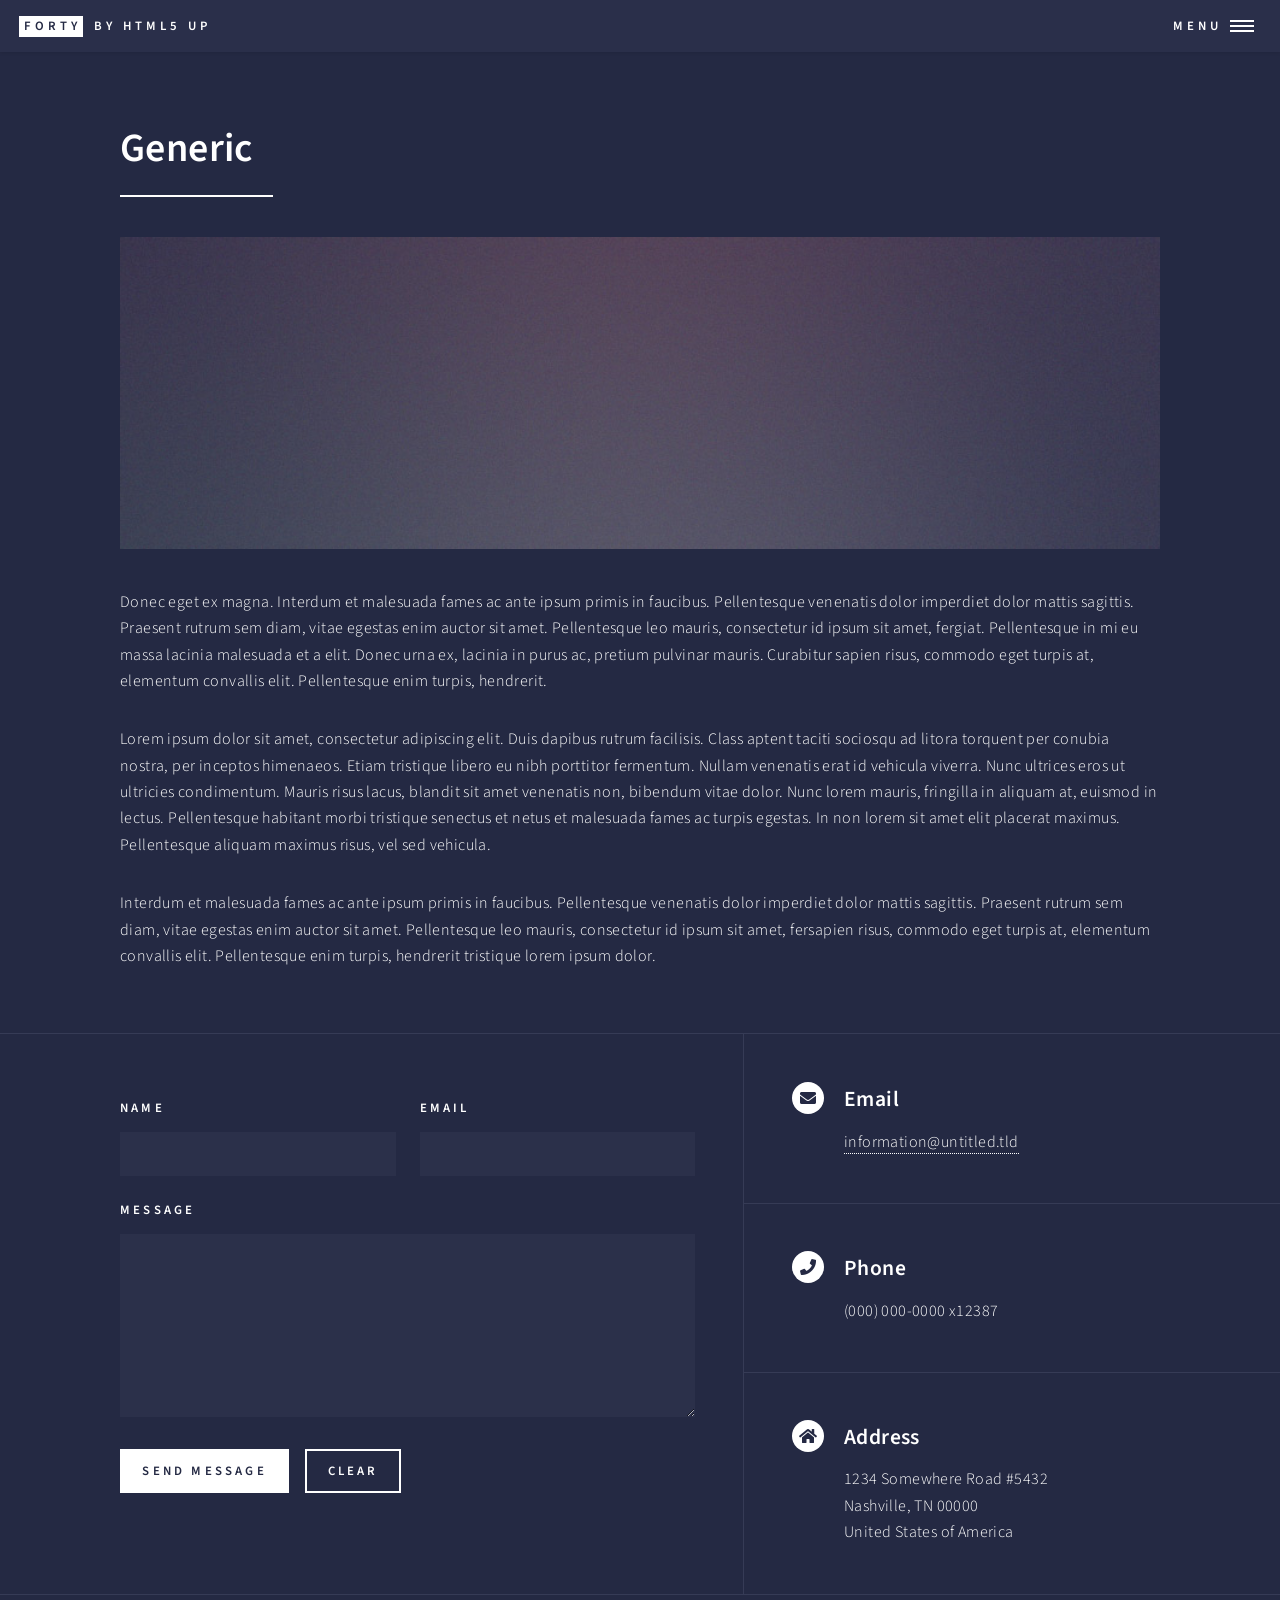
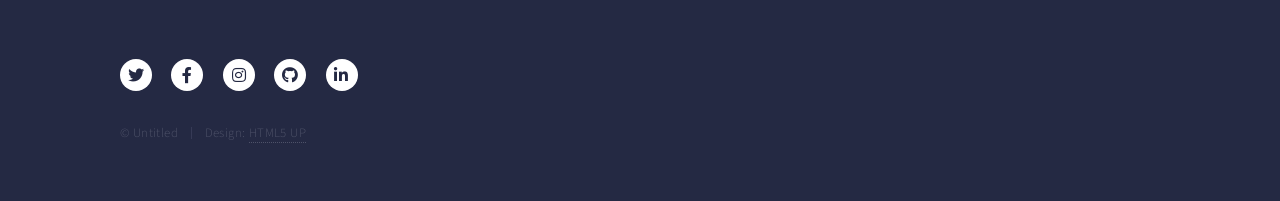
<file: generic.html>
<!DOCTYPE HTML>
<!--
	Forty by HTML5 UP
	html5up.net | @ajlkn
	Free for personal and commercial use under the CCA 3.0 license (html5up.net/license)
-->
<html>
	<head>
		<title>About me</title>
		<meta charset="utf-8" />
		<meta name="viewport" content="width=device-width, initial-scale=1, user-scalable=no" />
		<link rel="stylesheet" href="assets/css/main.css" />
		<noscript><link rel="stylesheet" href="assets/css/noscript.css" /></noscript>
	</head>
	<body class="is-preload">

		<!-- Wrapper -->
			<div id="wrapper">

				<!-- Header -->
					<header id="header">
						<a href="index.html" class="logo"><strong>Forty</strong> <span>by HTML5 UP</span></a>
						<nav>
							<a href="#menu">Menu</a>
						</nav>
					</header>

				<!-- Menu -->
					<nav id="menu">
						<ul class="links">
							<li><a href="index.html">Home</a></li>
							<li><a href="landing.html">Landing</a></li>
							<li><a href="generic.html">Generic</a></li>
							<li><a href="elements.html">Elements</a></li>
						</ul>
						<ul class="actions stacked">
							<li><a href="#" class="button primary fit">Get Started</a></li>
							<li><a href="#" class="button fit">Log In</a></li>
						</ul>
					</nav>

				<!-- Main -->
					<div id="main" class="alt">

						<!-- One -->
							<section id="one">
								<div class="inner">
									<header class="major">
										<h1>Generic</h1>
									</header>
									<span class="image main"><img src="images/pic11.jpg" alt="" /></span>
									<p>Donec eget ex magna. Interdum et malesuada fames ac ante ipsum primis in faucibus. Pellentesque venenatis dolor imperdiet dolor mattis sagittis. Praesent rutrum sem diam, vitae egestas enim auctor sit amet. Pellentesque leo mauris, consectetur id ipsum sit amet, fergiat. Pellentesque in mi eu massa lacinia malesuada et a elit. Donec urna ex, lacinia in purus ac, pretium pulvinar mauris. Curabitur sapien risus, commodo eget turpis at, elementum convallis elit. Pellentesque enim turpis, hendrerit.</p>
									<p>Lorem ipsum dolor sit amet, consectetur adipiscing elit. Duis dapibus rutrum facilisis. Class aptent taciti sociosqu ad litora torquent per conubia nostra, per inceptos himenaeos. Etiam tristique libero eu nibh porttitor fermentum. Nullam venenatis erat id vehicula viverra. Nunc ultrices eros ut ultricies condimentum. Mauris risus lacus, blandit sit amet venenatis non, bibendum vitae dolor. Nunc lorem mauris, fringilla in aliquam at, euismod in lectus. Pellentesque habitant morbi tristique senectus et netus et malesuada fames ac turpis egestas. In non lorem sit amet elit placerat maximus. Pellentesque aliquam maximus risus, vel sed vehicula.</p>
									<p>Interdum et malesuada fames ac ante ipsum primis in faucibus. Pellentesque venenatis dolor imperdiet dolor mattis sagittis. Praesent rutrum sem diam, vitae egestas enim auctor sit amet. Pellentesque leo mauris, consectetur id ipsum sit amet, fersapien risus, commodo eget turpis at, elementum convallis elit. Pellentesque enim turpis, hendrerit tristique lorem ipsum dolor.</p>
								</div>
							</section>

					</div>

				<!-- Contact -->
					<section id="contact">
						<div class="inner">
							<section>
								<form method="post" action="#">
									<div class="fields">
										<div class="field half">
											<label for="name">Name</label>
											<input type="text" name="name" id="name" />
										</div>
										<div class="field half">
											<label for="email">Email</label>
											<input type="text" name="email" id="email" />
										</div>
										<div class="field">
											<label for="message">Message</label>
											<textarea name="message" id="message" rows="6"></textarea>
										</div>
									</div>
									<ul class="actions">
										<li><input type="submit" value="Send Message" class="primary" /></li>
										<li><input type="reset" value="Clear" /></li>
									</ul>
								</form>
							</section>
							<section class="split">
								<section>
									<div class="contact-method">
										<span class="icon solid alt fa-envelope"></span>
										<h3>Email</h3>
										<a href="#">information@untitled.tld</a>
									</div>
								</section>
								<section>
									<div class="contact-method">
										<span class="icon solid alt fa-phone"></span>
										<h3>Phone</h3>
										<span>(000) 000-0000 x12387</span>
									</div>
								</section>
								<section>
									<div class="contact-method">
										<span class="icon solid alt fa-home"></span>
										<h3>Address</h3>
										<span>1234 Somewhere Road #5432<br />
										Nashville, TN 00000<br />
										United States of America</span>
									</div>
								</section>
							</section>
						</div>
					</section>

				<!-- Footer -->
					<footer id="footer">
						<div class="inner">
							<ul class="icons">
								<li><a href="#" class="icon brands alt fa-twitter"><span class="label">Twitter</span></a></li>
								<li><a href="#" class="icon brands alt fa-facebook-f"><span class="label">Facebook</span></a></li>
								<li><a href="#" class="icon brands alt fa-instagram"><span class="label">Instagram</span></a></li>
								<li><a href="#" class="icon brands alt fa-github"><span class="label">GitHub</span></a></li>
								<li><a href="#" class="icon brands alt fa-linkedin-in"><span class="label">LinkedIn</span></a></li>
							</ul>
							<ul class="copyright">
								<li>&copy; Untitled</li><li>Design: <a href="https://html5up.net">HTML5 UP</a></li>
							</ul>
						</div>
					</footer>

			</div>

		<!-- Scripts -->
			<script src="assets/js/jquery.min.js"></script>
			<script src="assets/js/jquery.scrolly.min.js"></script>
			<script src="assets/js/jquery.scrollex.min.js"></script>
			<script src="assets/js/browser.min.js"></script>
			<script src="assets/js/breakpoints.min.js"></script>
			<script src="assets/js/util.js"></script>
			<script src="assets/js/main.js"></script>

	</body>

</html>
</file>
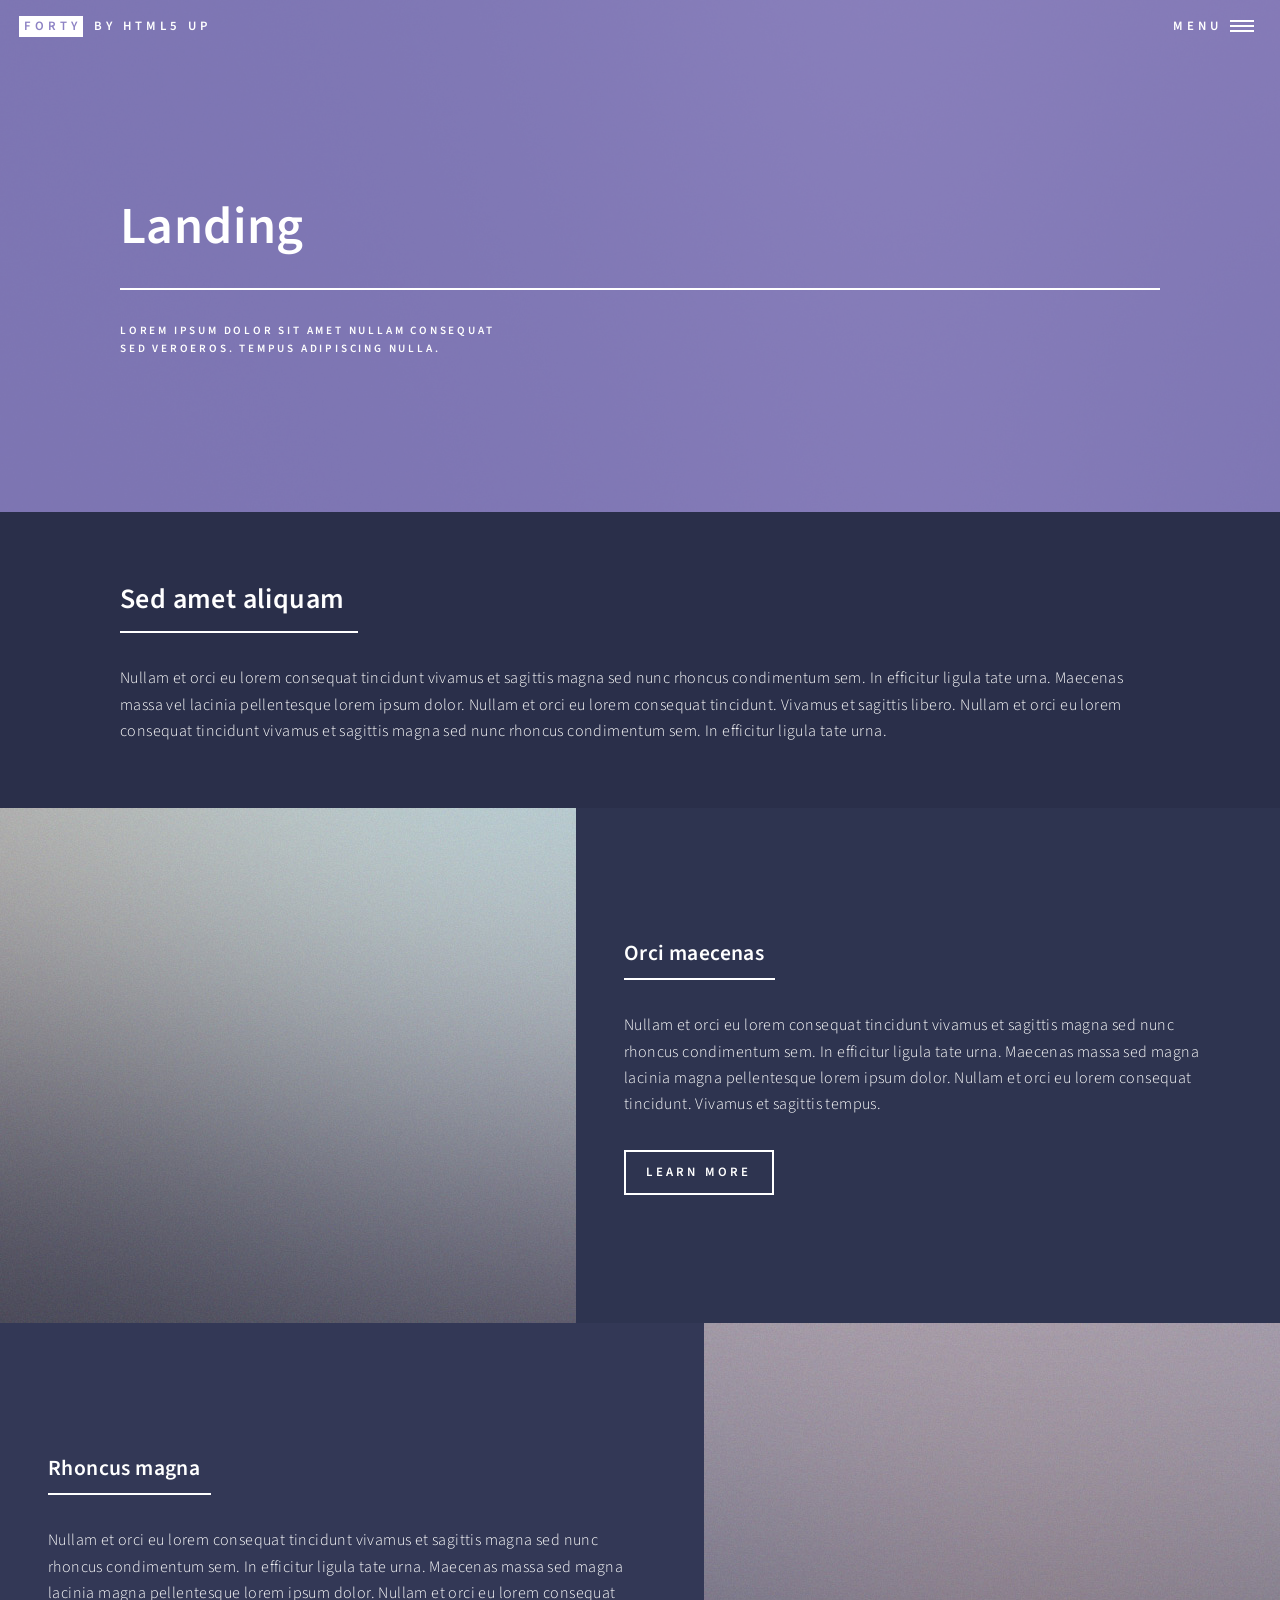
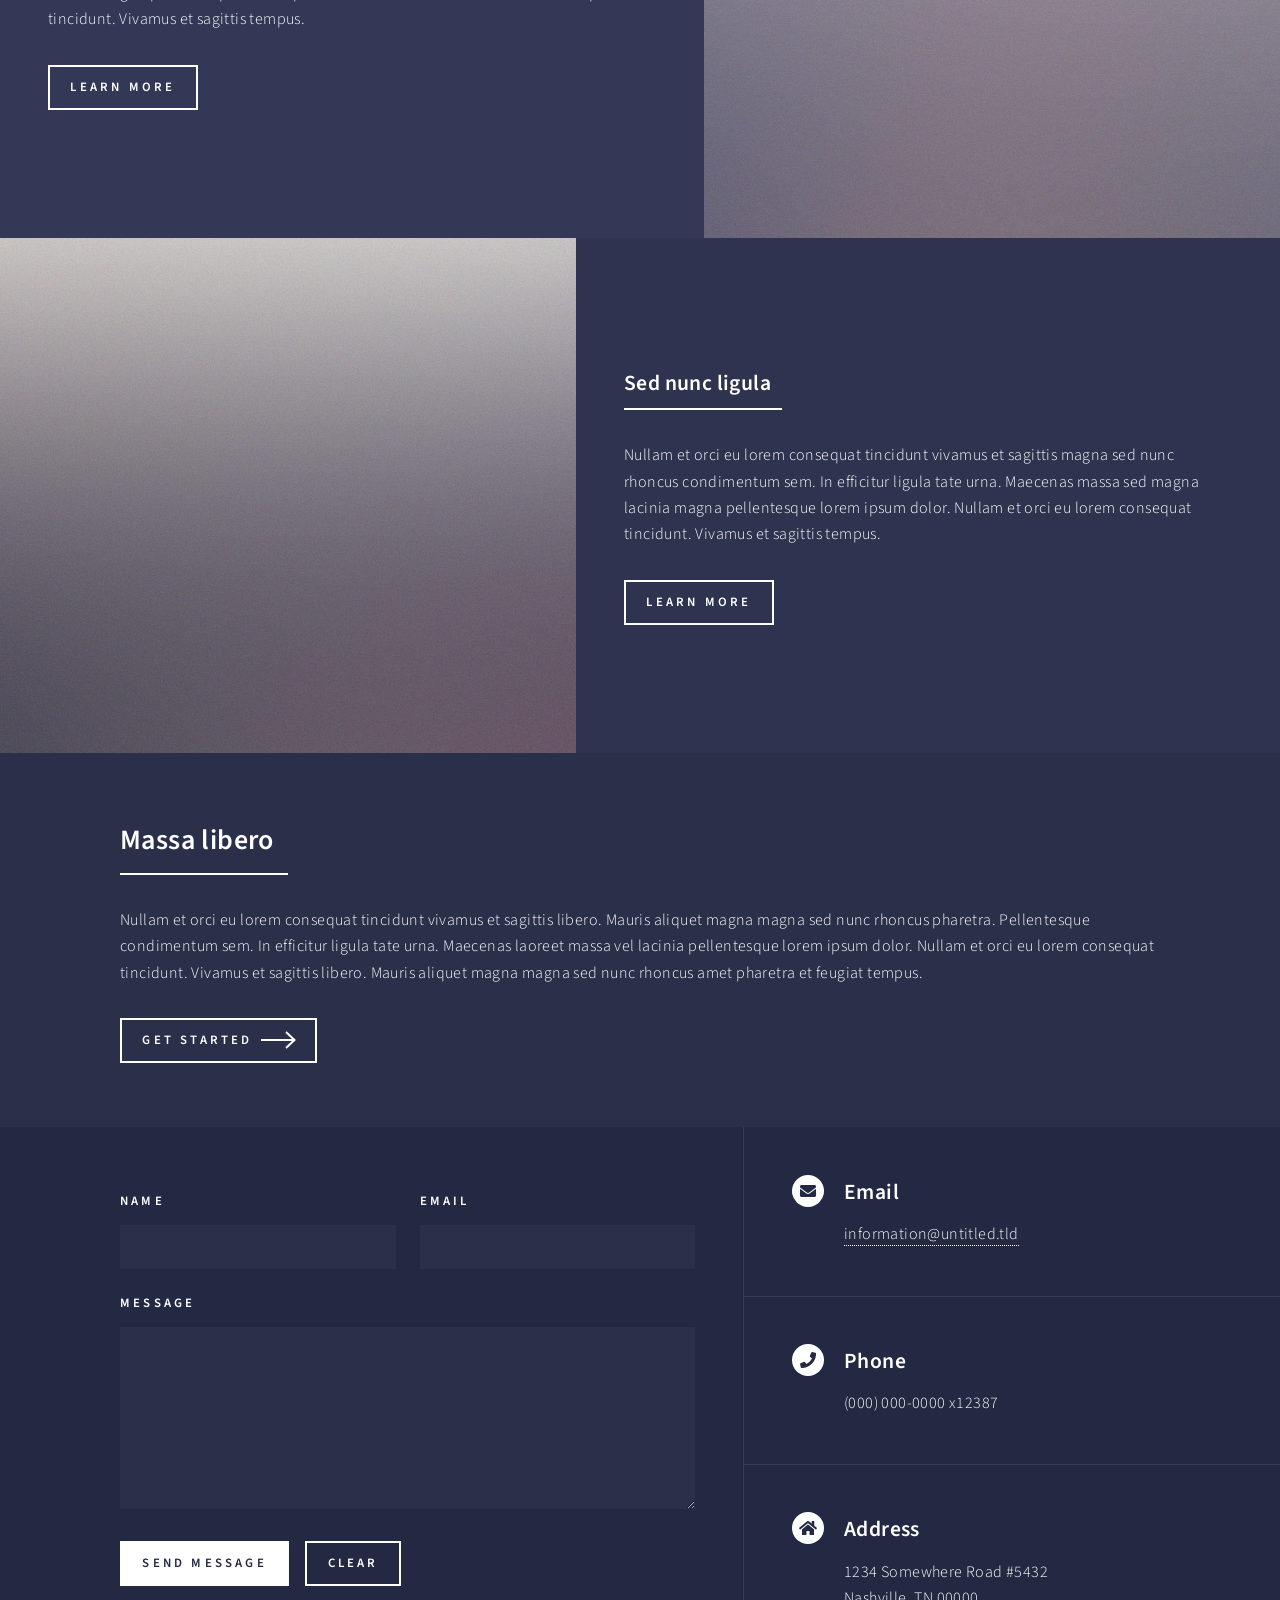
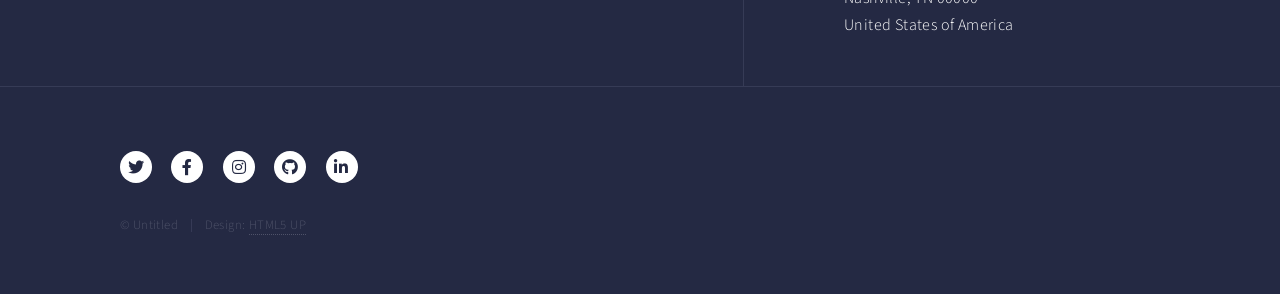
<file: landing.html>
<!DOCTYPE HTML>
<!--
	Forty by HTML5 UP
	html5up.net | @ajlkn
	Free for personal and commercial use under the CCA 3.0 license (html5up.net/license)
-->
<html>
	<head>
		<title>Landing - Forty by HTML5 UP</title>
		<meta charset="utf-8" />
		<meta name="viewport" content="width=device-width, initial-scale=1, user-scalable=no" />
		<link rel="stylesheet" href="assets/css/main.css" />
		<noscript><link rel="stylesheet" href="assets/css/noscript.css" /></noscript>
	</head>
	<body class="is-preload">

		<!-- Wrapper -->
			<div id="wrapper">

				<!-- Header -->
				<!-- Note: The "styleN" class below should match that of the banner element. -->
					<header id="header" class="alt style2">
						<a href="index.html" class="logo"><strong>Forty</strong> <span>by HTML5 UP</span></a>
						<nav>
							<a href="#menu">Menu</a>
						</nav>
					</header>

				<!-- Menu -->
					<nav id="menu">
						<ul class="links">
							<li><a href="index.html">Home</a></li>
							<li><a href="landing.html">Landing</a></li>
							<li><a href="generic.html">Generic</a></li>
							<li><a href="elements.html">Elements</a></li>
						</ul>
						<ul class="actions stacked">
							<li><a href="#" class="button primary fit">Get Started</a></li>
							<li><a href="#" class="button fit">Log In</a></li>
						</ul>
					</nav>

				<!-- Banner -->
				<!-- Note: The "styleN" class below should match that of the header element. -->
					<section id="banner" class="style2">
						<div class="inner">
							<span class="image">
								<img src="images/pic07.jpg" alt="" />
							</span>
							<header class="major">
								<h1>Landing</h1>
							</header>
							<div class="content">
								<p>Lorem ipsum dolor sit amet nullam consequat<br />
								sed veroeros. tempus adipiscing nulla.</p>
							</div>
						</div>
					</section>

				<!-- Main -->
					<div id="main">

						<!-- One -->
							<section id="one">
								<div class="inner">
									<header class="major">
										<h2>Sed amet aliquam</h2>
									</header>
									<p>Nullam et orci eu lorem consequat tincidunt vivamus et sagittis magna sed nunc rhoncus condimentum sem. In efficitur ligula tate urna. Maecenas massa vel lacinia pellentesque lorem ipsum dolor. Nullam et orci eu lorem consequat tincidunt. Vivamus et sagittis libero. Nullam et orci eu lorem consequat tincidunt vivamus et sagittis magna sed nunc rhoncus condimentum sem. In efficitur ligula tate urna.</p>
								</div>
							</section>

						<!-- Two -->
							<section id="two" class="spotlights">
								<section>
									<a href="generic.html" class="image">
										<img src="images/pic08.jpg" alt="" data-position="center center" />
									</a>
									<div class="content">
										<div class="inner">
											<header class="major">
												<h3>Orci maecenas</h3>
											</header>
											<p>Nullam et orci eu lorem consequat tincidunt vivamus et sagittis magna sed nunc rhoncus condimentum sem. In efficitur ligula tate urna. Maecenas massa sed magna lacinia magna pellentesque lorem ipsum dolor. Nullam et orci eu lorem consequat tincidunt. Vivamus et sagittis tempus.</p>
											<ul class="actions">
												<li><a href="generic.html" class="button">Learn more</a></li>
											</ul>
										</div>
									</div>
								</section>
								<section>
									<a href="generic.html" class="image">
										<img src="images/pic09.jpg" alt="" data-position="top center" />
									</a>
									<div class="content">
										<div class="inner">
											<header class="major">
												<h3>Rhoncus magna</h3>
											</header>
											<p>Nullam et orci eu lorem consequat tincidunt vivamus et sagittis magna sed nunc rhoncus condimentum sem. In efficitur ligula tate urna. Maecenas massa sed magna lacinia magna pellentesque lorem ipsum dolor. Nullam et orci eu lorem consequat tincidunt. Vivamus et sagittis tempus.</p>
											<ul class="actions">
												<li><a href="generic.html" class="button">Learn more</a></li>
											</ul>
										</div>
									</div>
								</section>
								<section>
									<a href="generic.html" class="image">
										<img src="images/pic10.jpg" alt="" data-position="25% 25%" />
									</a>
									<div class="content">
										<div class="inner">
											<header class="major">
												<h3>Sed nunc ligula</h3>
											</header>
											<p>Nullam et orci eu lorem consequat tincidunt vivamus et sagittis magna sed nunc rhoncus condimentum sem. In efficitur ligula tate urna. Maecenas massa sed magna lacinia magna pellentesque lorem ipsum dolor. Nullam et orci eu lorem consequat tincidunt. Vivamus et sagittis tempus.</p>
											<ul class="actions">
												<li><a href="generic.html" class="button">Learn more</a></li>
											</ul>
										</div>
									</div>
								</section>
							</section>

						<!-- Three -->
							<section id="three">
								<div class="inner">
									<header class="major">
										<h2>Massa libero</h2>
									</header>
									<p>Nullam et orci eu lorem consequat tincidunt vivamus et sagittis libero. Mauris aliquet magna magna sed nunc rhoncus pharetra. Pellentesque condimentum sem. In efficitur ligula tate urna. Maecenas laoreet massa vel lacinia pellentesque lorem ipsum dolor. Nullam et orci eu lorem consequat tincidunt. Vivamus et sagittis libero. Mauris aliquet magna magna sed nunc rhoncus amet pharetra et feugiat tempus.</p>
									<ul class="actions">
										<li><a href="generic.html" class="button next">Get Started</a></li>
									</ul>
								</div>
							</section>

					</div>

				<!-- Contact -->
					<section id="contact">
						<div class="inner">
							<section>
								<form method="post" action="#">
									<div class="fields">
										<div class="field half">
											<label for="name">Name</label>
											<input type="text" name="name" id="name" />
										</div>
										<div class="field half">
											<label for="email">Email</label>
											<input type="text" name="email" id="email" />
										</div>
										<div class="field">
											<label for="message">Message</label>
											<textarea name="message" id="message" rows="6"></textarea>
										</div>
									</div>
									<ul class="actions">
										<li><input type="submit" value="Send Message" class="primary" /></li>
										<li><input type="reset" value="Clear" /></li>
									</ul>
								</form>
							</section>
							<section class="split">
								<section>
									<div class="contact-method">
										<span class="icon solid alt fa-envelope"></span>
										<h3>Email</h3>
										<a href="#">information@untitled.tld</a>
									</div>
								</section>
								<section>
									<div class="contact-method">
										<span class="icon solid alt fa-phone"></span>
										<h3>Phone</h3>
										<span>(000) 000-0000 x12387</span>
									</div>
								</section>
								<section>
									<div class="contact-method">
										<span class="icon solid alt fa-home"></span>
										<h3>Address</h3>
										<span>1234 Somewhere Road #5432<br />
										Nashville, TN 00000<br />
										United States of America</span>
									</div>
								</section>
							</section>
						</div>
					</section>

				<!-- Footer -->
					<footer id="footer">
						<div class="inner">
							<ul class="icons">
								<li><a href="#" class="icon brands alt fa-twitter"><span class="label">Twitter</span></a></li>
								<li><a href="#" class="icon brands alt fa-facebook-f"><span class="label">Facebook</span></a></li>
								<li><a href="#" class="icon brands alt fa-instagram"><span class="label">Instagram</span></a></li>
								<li><a href="#" class="icon brands alt fa-github"><span class="label">GitHub</span></a></li>
								<li><a href="#" class="icon brands alt fa-linkedin-in"><span class="label">LinkedIn</span></a></li>
							</ul>
							<ul class="copyright">
								<li>&copy; Untitled</li><li>Design: <a href="https://html5up.net">HTML5 UP</a></li>
							</ul>
						</div>
					</footer>

			</div>

		<!-- Scripts -->
			<script src="assets/js/jquery.min.js"></script>
			<script src="assets/js/jquery.scrolly.min.js"></script>
			<script src="assets/js/jquery.scrollex.min.js"></script>
			<script src="assets/js/browser.min.js"></script>
			<script src="assets/js/breakpoints.min.js"></script>
			<script src="assets/js/util.js"></script>
			<script src="assets/js/main.js"></script>

	</body>
</html>
</file>
<file: assets/styles.css>
/* ===== CUSTOM PROPERTIES ===== */

:root {
  --bg: #f4f1ea;
  --surface: rgba(255,255,255,0.84);
  --surface-strong: #ffffff;
  --ink: #101114;
  --muted: #5b6067;
  --line: rgba(24,28,34,0.10);
  --line-strong: rgba(24,28,34,0.16);
  --accent: #174c43;
  --accent-2: #7d5c2f;
  --accent-soft: rgba(23,76,67,0.10);
  --shadow: 0 18px 50px rgba(17,17,17,0.08);
  --radius: 22px;
  --max: 1120px;
  --header-bg: rgba(244,241,234,0.78);
  --hero-grad-1: rgba(23,76,67,0.10);
  --hero-grad-2: rgba(125,92,47,0.10);
  --code-bg: rgba(16,17,20,0.04);
  --code-border: rgba(16,17,20,0.08);
}

[data-theme="dark"] {
  --bg: #111315;
  --surface: rgba(28,31,35,0.88);
  --surface-strong: #1c1f23;
  --ink: #e4e2dd;
  --muted: #94989f;
  --line: rgba(255,255,255,0.08);
  --line-strong: rgba(255,255,255,0.14);
  --accent: #3bb5a3;
  --accent-2: #d4a45a;
  --accent-soft: rgba(59,181,163,0.12);
  --shadow: 0 18px 50px rgba(0,0,0,0.30);
  --header-bg: rgba(17,19,21,0.82);
  --hero-grad-1: rgba(59,181,163,0.06);
  --hero-grad-2: rgba(212,164,90,0.05);
  --code-bg: rgba(255,255,255,0.04);
  --code-border: rgba(255,255,255,0.08);
}

/* ===== RESET & BASE ===== */

* { box-sizing: border-box; }

html { scroll-behavior: smooth; }

body {
  margin: 0;
  color: var(--ink);
  background: var(--bg);
  font-family: Inter, ui-sans-serif, system-ui, -apple-system, BlinkMacSystemFont, "Segoe UI", sans-serif;
  line-height: 1.65;
  transition: background 0.4s ease, color 0.4s ease;
}

body.loading {
  opacity: 0;
}

body.loaded {
  opacity: 1;
  transition: opacity 0.5s ease, background 0.4s ease, color 0.4s ease;
}

img {
  max-width: 100%;
  display: block;
}

a {
  color: inherit;
  transition: color 0.2s ease;
}

/* ===== SCROLL PROGRESS BAR ===== */

.scroll-progress {
  position: fixed;
  top: 0;
  left: 0;
  height: 3px;
  background: linear-gradient(90deg, var(--accent), var(--accent-2));
  z-index: 50;
  width: 0%;
  pointer-events: none;
}

/* ===== LAYOUT ===== */

.container {
  width: min(calc(100% - 32px), var(--max));
  margin: 0 auto;
}

/* ===== HEADER ===== */

.site-header {
  position: sticky;
  top: 0;
  z-index: 30;
  backdrop-filter: blur(14px);
  -webkit-backdrop-filter: blur(14px);
  background: var(--header-bg);
  border-bottom: 1px solid var(--line);
  transition: background 0.4s ease;
}

.nav-wrap {
  display: flex;
  align-items: center;
  justify-content: space-between;
  gap: 20px;
  min-height: 74px;
}

.brand {
  text-decoration: none;
  font-weight: 800;
  letter-spacing: -0.03em;
  font-size: 1.1rem;
}

.site-nav {
  display: flex;
  align-items: center;
  gap: 22px;
}

.site-nav a {
  text-decoration: none;
  color: var(--muted);
  font-size: 0.95rem;
  transition: color 0.2s ease;
}

.site-nav a:hover {
  color: var(--accent);
}

.nav-toggle {
  display: none;
  border: 1px solid var(--line-strong);
  background: var(--surface);
  color: var(--ink);
  border-radius: 999px;
  padding: 10px 14px;
  font: inherit;
  cursor: pointer;
}

/* ===== DARK MODE TOGGLE ===== */

.theme-toggle {
  background: none;
  border: 1px solid var(--line-strong);
  border-radius: 999px;
  padding: 7px 14px;
  font-size: 0.85rem;
  font-family: inherit;
  font-weight: 600;
  cursor: pointer;
  color: var(--muted);
  transition: color 0.25s ease, border-color 0.25s ease;
  line-height: 1;
}

.theme-toggle:hover {
  color: var(--accent);
  border-color: var(--accent);
}

/* ===== HERO ===== */

.hero {
  padding: 70px 0 42px;
  position: relative;
  overflow: hidden;
}

.hero::before {
  content: '';
  position: absolute;
  top: -40%;
  left: -20%;
  right: -20%;
  bottom: -40%;
  background:
    radial-gradient(ellipse at 25% 40%, var(--hero-grad-1), transparent 50%),
    radial-gradient(ellipse at 75% 30%, var(--hero-grad-2), transparent 45%);
  animation: hero-drift 14s ease-in-out infinite alternate;
  pointer-events: none;
  z-index: 0;
}

.hero > * {
  position: relative;
  z-index: 1;
}

@keyframes hero-drift {
  0% { transform: translate(0, 0) scale(1); }
  100% { transform: translate(40px, -25px) scale(1.08); }
}

.hero-grid {
  display: grid;
  grid-template-columns: 1.35fr 0.8fr;
  gap: 28px;
  align-items: start;
}

.pill {
  display: inline-flex;
  align-items: center;
  gap: 8px;
  border-radius: 999px;
  padding: 9px 14px;
  background: var(--accent-soft);
  color: var(--accent);
  font-size: 0.78rem;
  font-weight: 700;
  text-transform: uppercase;
  letter-spacing: 0.16em;
}

h1 {
  margin: 18px 0 0;
  font-size: clamp(2.8rem, 7vw, 5.8rem);
  line-height: 0.98;
  letter-spacing: -0.05em;
  max-width: 820px;
}

h2 {
  margin: 0;
  font-size: clamp(1.8rem, 4vw, 2.7rem);
  line-height: 1.05;
  letter-spacing: -0.04em;
}

h3 {
  margin: 0;
  letter-spacing: -0.03em;
}

/* Hero typing cursor */
.hero-typed {
  border-right: 3px solid var(--accent);
  padding-right: 2px;
  animation: blink-cursor 0.75s step-end infinite;
}

@keyframes blink-cursor {
  0%, 100% { border-color: var(--accent); }
  50% { border-color: transparent; }
}

.lead {
  margin-top: 20px;
  font-size: 1.13rem;
  color: var(--muted);
  max-width: 760px;
}

.lead.narrow {
  max-width: 680px;
}

.hero-actions {
  display: flex;
  flex-wrap: wrap;
  gap: 14px;
  margin-top: 28px;
}

/* ===== BUTTONS ===== */

.button {
  display: inline-flex;
  align-items: center;
  justify-content: center;
  min-height: 48px;
  padding: 0 20px;
  border-radius: 999px;
  text-decoration: none;
  font-weight: 700;
  border: 1px solid var(--line-strong);
  background: var(--surface);
  box-shadow: var(--shadow);
  transition: transform 0.25s ease, box-shadow 0.25s ease, background 0.25s ease;
  cursor: pointer;
}

.button:hover {
  transform: translateY(-2px);
  box-shadow: 0 22px 55px rgba(17,17,17,0.12);
}

.button-primary {
  background: linear-gradient(135deg, var(--accent), #20675c);
  color: white;
  border-color: transparent;
}

.button-primary:hover {
  background: linear-gradient(135deg, #1d5e53, #258577);
  transform: translateY(-2px);
  box-shadow: 0 22px 55px rgba(23,76,67,0.20);
}

[data-theme="dark"] .button-primary {
  background: linear-gradient(135deg, #2a9485, #3bb5a3);
}

[data-theme="dark"] .button-primary:hover {
  background: linear-gradient(135deg, #34a899, #4cc4b2);
}

/* ===== HERO METRICS & PANEL ===== */

.hero-metrics {
  display: grid;
  grid-template-columns: repeat(3, 1fr);
  gap: 14px;
  margin-top: 36px;
}

.metric-card,
.hero-panel-card,
.project-card,
.essay-card,
.info-card,
.page-card {
  border: 1px solid var(--line);
  border-radius: var(--radius);
  background: var(--surface);
  box-shadow: var(--shadow);
  transition: transform 0.35s cubic-bezier(0.22, 1, 0.36, 1),
              box-shadow 0.35s cubic-bezier(0.22, 1, 0.36, 1),
              background 0.4s ease,
              border-color 0.4s ease;
}

.metric-card {
  padding: 16px 18px;
}

.metric-label {
  color: var(--muted);
  font-size: 0.82rem;
  text-transform: uppercase;
  letter-spacing: 0.12em;
}

.metric-value {
  margin-top: 8px;
  font-weight: 700;
  font-size: 1rem;
}

.hero-panel {
  display: grid;
  gap: 18px;
}

.hero-panel-card {
  padding: 22px;
}

.hero-panel-card h2 {
  font-size: 1.2rem;
  margin-bottom: 10px;
}

.hero-panel-card.soft {
  background: linear-gradient(180deg, var(--accent-soft), var(--surface));
}

.link-list,
.small-list {
  margin: 0;
  padding-left: 20px;
  color: var(--muted);
}

.link-list li,
.small-list li {
  margin: 8px 0;
}

.link-list a:hover,
.small-list a:hover {
  color: var(--accent);
}

/* ===== SECTIONS ===== */

.section {
  padding: 56px 0;
}

.section.alt {
  background: var(--surface);
  border-top: 1px solid var(--line);
  border-bottom: 1px solid var(--line);
  transition: background 0.4s ease;
}

.section-heading {
  max-width: 760px;
  margin-bottom: 32px;
}

.section-heading p {
  color: var(--muted);
  margin-top: 10px;
}

.section-kicker {
  display: inline-block;
  margin-bottom: 10px;
  font-size: 0.78rem;
  color: var(--accent-2);
  text-transform: uppercase;
  letter-spacing: 0.16em;
  font-weight: 700;
}

/* ===== PROJECT CARDS ===== */

.project-stack,
.essay-grid,
.about-grid,
.page-grid {
  display: grid;
  gap: 20px;
}

.project-card {
  display: grid;
  grid-template-columns: 1.05fr 0.85fr;
  gap: 24px;
  padding: 22px;
}

.project-card:hover,
.essay-card:hover {
  transform: translateY(-4px);
  box-shadow: 0 26px 65px rgba(17,17,17,0.13);
}

[data-theme="dark"] .project-card:hover,
[data-theme="dark"] .essay-card:hover {
  box-shadow: 0 26px 65px rgba(59,181,163,0.08);
}

.project-copy p,
.essay-card p,
.info-card p,
.page-card p,
.page-card li,
.project-copy li,
.prose p,
.prose li {
  color: var(--muted);
}

.project-copy ul,
.page-card ul,
.page-card ol {
  padding-left: 20px;
}

.project-copy li,
.page-card li,
.page-card ol li {
  margin: 8px 0;
}

.project-tag {
  display: inline-block;
  margin-bottom: 8px;
  font-size: 0.76rem;
  color: var(--accent);
  text-transform: uppercase;
  letter-spacing: 0.15em;
  font-weight: 800;
}

.project-copy h3 {
  font-size: 1.6rem;
}

.project-visual {
  min-height: 260px;
  border-radius: 18px;
  overflow: hidden;
  background: var(--code-bg);
  border: 1px solid var(--code-border);
}

.project-visual img,
.image-card img {
  width: 100%;
  height: 100%;
  object-fit: cover;
}

/* ===== CSS-ONLY PROJECT CARD VISUALS ===== */

.card-visual {
  display: flex;
  flex-direction: column;
  justify-content: center;
  padding: 24px 20px;
  height: 100%;
  gap: 10px;
  font-family: ui-monospace, SFMono-Regular, Menlo, Consolas, monospace;
  font-size: 0.72rem;
  line-height: 1.5;
  color: var(--muted);
  background: var(--code-bg);
  position: relative;
  overflow: hidden;
}

.card-visual::before {
  content: '';
  position: absolute;
  top: 0;
  left: 0;
  right: 0;
  bottom: 0;
  opacity: 0.5;
  pointer-events: none;
}

/* Mini pipeline nodes */
.cv-pipeline {
  display: flex;
  flex-wrap: wrap;
  gap: 6px;
  align-items: center;
  justify-content: center;
  margin: 8px 0;
}

.cv-node {
  padding: 6px 10px;
  border-radius: 8px;
  background: var(--accent-soft);
  border: 1px solid var(--accent);
  color: var(--accent);
  font-weight: 700;
  font-size: 0.68rem;
  white-space: nowrap;
}

.cv-arrow {
  color: var(--muted);
  font-size: 0.8rem;
}

/* Mini code lines */
.cv-code {
  background: var(--surface);
  border: 1px solid var(--line);
  border-radius: 10px;
  padding: 12px 14px;
  font-size: 0.68rem;
  line-height: 1.6;
  overflow: hidden;
}

.cv-code .kw { color: var(--accent); font-weight: 700; }
.cv-code .fn { color: var(--accent-2); }
.cv-code .cm { color: var(--muted); opacity: 0.6; }
.cv-code .str { color: #8b6834; }
[data-theme="dark"] .cv-code .str { color: #d4a45a; }

/* Mini metric bar */
.cv-metrics {
  display: flex;
  gap: 8px;
  margin-top: 4px;
}

.cv-metric {
  flex: 1;
  background: var(--surface);
  border: 1px solid var(--line);
  border-radius: 8px;
  padding: 8px 10px;
  text-align: center;
}

.cv-metric-val {
  font-size: 1rem;
  font-weight: 800;
  color: var(--accent);
  letter-spacing: -0.02em;
}

.cv-metric-label {
  font-size: 0.58rem;
  text-transform: uppercase;
  letter-spacing: 0.08em;
  color: var(--muted);
  margin-top: 2px;
}

/* Mini bar chart */
.cv-bars {
  display: flex;
  align-items: flex-end;
  gap: 6px;
  height: 60px;
  padding: 0 8px;
  margin-top: 4px;
}

.cv-bar {
  flex: 1;
  border-radius: 4px 4px 0 0;
  background: var(--accent);
  opacity: 0.7;
  transition: opacity 0.3s;
}

.cv-bar:nth-child(even) {
  background: var(--accent-2);
}

.cv-bar-label {
  font-size: 0.55rem;
  text-align: center;
  color: var(--muted);
  margin-top: 4px;
}

/* ===== LINKS ===== */

.text-link,
.back-link {
  display: inline-block;
  margin-top: 14px;
  text-decoration: none;
  color: var(--accent);
  font-weight: 700;
  transition: opacity 0.2s ease;
}

.text-link:hover,
.back-link:hover {
  opacity: 0.75;
}

/* ===== ESSAY & INFO GRIDS ===== */

.essay-grid,
.about-grid,
.page-grid {
  grid-template-columns: 1fr 1fr;
}

.essay-card,
.info-card,
.page-card {
  padding: 22px;
}

/* ===== PROJECT DETAIL PAGES ===== */

.page-main {
  padding-bottom: 20px;
}

.page-hero {
  padding: 56px 0 14px;
}

.back-link {
  margin-top: 0;
  margin-bottom: 18px;
}

.image-card .caption {
  margin-top: 12px;
  font-size: 0.93rem;
}

/* ===== PROSE ===== */

.prose h2 {
  font-size: 1.5rem;
  margin-top: 36px;
  padding-bottom: 10px;
  border-bottom: 1px solid var(--line);
}

.prose h3 {
  font-size: 1.1rem;
  margin-top: 22px;
}

.prose p:first-child {
  margin-top: 0;
}

/* ===== CODE BLOCKS ===== */

pre {
  overflow-x: auto;
  white-space: pre-wrap;
  background: var(--code-bg);
  padding: 16px;
  border-radius: 16px;
  border: 1px solid var(--code-border);
  transition: background 0.4s ease, border-color 0.4s ease;
}

code {
  font-family: ui-monospace, SFMono-Regular, Menlo, Consolas, monospace;
  font-size: 0.92em;
}

.code-block {
  position: relative;
  margin: 16px 0;
}

.code-block .code-label {
  position: absolute;
  top: 0;
  left: 0;
  padding: 5px 14px;
  font-size: 0.7rem;
  text-transform: uppercase;
  letter-spacing: 0.1em;
  color: var(--muted);
  background: var(--code-border);
  border-radius: 16px 0 10px 0;
  font-weight: 700;
  font-family: inherit;
}

.code-block pre {
  padding-top: 32px;
}

/* ===== ARCHITECTURE DIAGRAMS ===== */

.arch-diagram {
  display: flex;
  gap: 8px;
  align-items: center;
  flex-wrap: wrap;
  padding: 28px 24px;
  background: var(--code-bg);
  border: 1px solid var(--code-border);
  border-radius: var(--radius);
  margin: 16px 0;
  justify-content: center;
  transition: background 0.4s ease, border-color 0.4s ease;
}

.arch-node {
  padding: 12px 18px;
  border-radius: 12px;
  background: var(--accent-soft);
  border: 1.5px solid var(--accent);
  font-weight: 700;
  font-size: 0.84rem;
  text-align: center;
  white-space: nowrap;
  color: var(--accent);
  transition: transform 0.2s ease;
}

.arch-node:hover {
  transform: scale(1.05);
}

.arch-arrow {
  color: var(--muted);
  font-size: 1.2rem;
  font-weight: 300;
  flex-shrink: 0;
}

/* ===== TAB COMPONENT ===== */

.tab-group {
  display: flex;
  gap: 0;
  border-bottom: 2px solid var(--line);
  margin-bottom: 0;
  overflow-x: auto;
  -webkit-overflow-scrolling: touch;
}

.tab-btn {
  padding: 12px 20px;
  border: none;
  background: none;
  font: inherit;
  font-size: 0.9rem;
  font-weight: 600;
  color: var(--muted);
  cursor: pointer;
  border-bottom: 2px solid transparent;
  margin-bottom: -2px;
  transition: color 0.2s ease, border-color 0.2s ease;
  white-space: nowrap;
}

.tab-btn:hover {
  color: var(--ink);
}

.tab-btn.active {
  color: var(--accent);
  border-bottom-color: var(--accent);
}

.tab-panel {
  display: none;
  padding: 24px 0;
}

.tab-panel.active {
  display: block;
}

/* ===== EXPANDABLE SECTIONS ===== */

.expandable {
  border: 1px solid var(--line);
  border-radius: 14px;
  margin: 10px 0;
  overflow: hidden;
  transition: border-color 0.3s ease;
}

.expandable-header {
  display: flex;
  align-items: center;
  justify-content: space-between;
  padding: 16px 20px;
  cursor: pointer;
  font-weight: 700;
  font-size: 0.95rem;
  background: none;
  border: none;
  width: 100%;
  text-align: left;
  color: var(--ink);
  font-family: inherit;
  transition: background 0.2s ease;
}

.expandable-header:hover {
  background: var(--accent-soft);
}

.expandable-header::after {
  content: '+';
  font-size: 1.2rem;
  font-weight: 400;
  color: var(--muted);
  transition: transform 0.3s ease;
  flex-shrink: 0;
  margin-left: 12px;
}

.expandable.expanded .expandable-header::after {
  content: '-';
}

.expandable-body {
  max-height: 0;
  overflow: hidden;
  transition: max-height 0.4s cubic-bezier(0.22, 1, 0.36, 1),
              padding 0.3s ease;
  padding: 0 20px;
}

.expandable.expanded .expandable-body {
  max-height: 800px;
  padding: 0 20px 20px;
}

.expandable-body p,
.expandable-body li {
  color: var(--muted);
}

/* ===== METRIC RESULT CARDS (project pages) ===== */

.results-grid {
  display: grid;
  grid-template-columns: repeat(auto-fit, minmax(200px, 1fr));
  gap: 14px;
  margin: 16px 0;
}

.result-card {
  border: 1px solid var(--line);
  border-radius: 16px;
  padding: 18px 20px;
  background: var(--surface);
  transition: transform 0.3s ease, box-shadow 0.3s ease, background 0.4s ease;
}

.result-card:hover {
  transform: translateY(-2px);
  box-shadow: var(--shadow);
}

.result-label {
  font-size: 0.75rem;
  text-transform: uppercase;
  letter-spacing: 0.12em;
  color: var(--muted);
  font-weight: 700;
}

.result-value {
  font-size: 1.6rem;
  font-weight: 800;
  color: var(--accent);
  margin-top: 6px;
  letter-spacing: -0.03em;
}

.result-note {
  font-size: 0.82rem;
  color: var(--muted);
  margin-top: 4px;
}

/* ===== SCROLL REVEAL ===== */

.reveal {
  opacity: 0;
  transform: translateY(28px);
  transition: opacity 0.7s cubic-bezier(0.22, 1, 0.36, 1),
              transform 0.7s cubic-bezier(0.22, 1, 0.36, 1);
}

.reveal.visible {
  opacity: 1;
  transform: translateY(0);
}

.reveal-delay-1 { transition-delay: 0.08s; }
.reveal-delay-2 { transition-delay: 0.16s; }
.reveal-delay-3 { transition-delay: 0.24s; }
.reveal-delay-4 { transition-delay: 0.32s; }

/* ===== FOOTER ===== */

.site-footer {
  padding: 30px 0 42px;
  border-top: 1px solid var(--line);
}

.footer-wrap {
  display: flex;
  justify-content: space-between;
  align-items: center;
  gap: 16px;
  color: var(--muted);
  font-size: 0.92rem;
}

.footer-links {
  display: flex;
  gap: 20px;
}

.footer-links a {
  text-decoration: none;
  color: var(--muted);
  transition: color 0.2s ease;
}

.footer-links a:hover {
  color: var(--accent);
}

/* ===== REDUCED MOTION ===== */

@media (prefers-reduced-motion: reduce) {
  *, *::before, *::after {
    animation-duration: 0.01ms !important;
    animation-iteration-count: 1 !important;
    transition-duration: 0.01ms !important;
  }

  .reveal {
    opacity: 1;
    transform: none;
  }

  .hero::before {
    animation: none;
  }

  .hero-typed {
    animation: none;
    border-right-color: var(--accent);
  }
}

/* ===== RESPONSIVE ===== */

@media (max-width: 940px) {
  .hero-grid,
  .project-card,
  .essay-grid,
  .about-grid,
  .page-grid,
  .hero-metrics {
    grid-template-columns: 1fr;
  }

  .site-nav {
    display: none;
    width: 100%;
    flex-direction: column;
    align-items: flex-start;
    padding-bottom: 14px;
  }

  .site-nav.open {
    display: flex;
  }

  .nav-wrap {
    flex-wrap: wrap;
    padding: 10px 0;
  }

  .nav-toggle {
    display: inline-flex;
  }

  /* Keep theme toggle visible on mobile even when nav is hidden */
  .site-nav .theme-toggle {
    position: fixed;
    bottom: 20px;
    right: 20px;
    z-index: 40;
    background: var(--surface-strong);
    box-shadow: var(--shadow);
    padding: 10px 18px;
  }

  h1 {
    font-size: clamp(2.5rem, 12vw, 4.6rem);
  }

  .section {
    padding: 36px 0;
  }

  .section-heading {
    margin-bottom: 22px;
  }

  .arch-diagram {
    flex-direction: column;
    align-items: stretch;
  }

  .arch-node {
    text-align: center;
  }

  .arch-arrow {
    text-align: center;
    transform: rotate(90deg);
    align-self: center;
  }

  .tab-group {
    gap: 0;
  }

  .tab-btn {
    padding: 10px 14px;
    font-size: 0.82rem;
  }

  .results-grid {
    grid-template-columns: 1fr 1fr;
  }

  .footer-wrap {
    flex-direction: column;
    align-items: center;
    text-align: center;
  }
}

/* =====================================================================
   DORCAS — custom improvements layered over the base design
   (palette, alternating project cards, scroll-spy nav, section numbers)
   ===================================================================== */

/* --- Distinct palette: petrol blue + warm amber --- */
:root {
  --accent: #12566b;
  --accent-2: #c2763a;
  --accent-soft: rgba(18, 86, 107, 0.10);
  --hero-grad-1: rgba(18, 86, 107, 0.12);
  --hero-grad-2: rgba(194, 118, 58, 0.12);
}

:root[data-theme="dark"] {
  --accent: #46b5c9;
  --accent-2: #e0a561;
  --accent-soft: rgba(70, 181, 201, 0.12);
  --hero-grad-1: rgba(70, 181, 201, 0.07);
  --hero-grad-2: rgba(224, 165, 97, 0.06);
}

.button-primary {
  background: linear-gradient(135deg, var(--accent), #1a7f93);
}
.button-primary:hover {
  background: linear-gradient(135deg, #0f4d5e, #1b86a0);
  box-shadow: 0 22px 55px rgba(18, 86, 107, 0.22);
}
[data-theme="dark"] .button-primary {
  background: linear-gradient(135deg, #2a8ba0, #46b5c9);
}
[data-theme="dark"] .button-primary:hover {
  background: linear-gradient(135deg, #34a0b8, #57c6da);
}

/* --- Anchor links clear the sticky header --- */
section[id] { scroll-margin-top: 92px; }

/* --- Numbered section headers (01 · …) --- */
main { counter-reset: sec; }
.section { counter-increment: sec; }
.section .section-kicker::before {
  content: counter(sec, decimal-leading-zero) "  ·  ";
  color: var(--accent-2);
}

/* --- Scroll-spy: highlight the active section in the nav --- */
.site-nav a.active {
  color: var(--accent);
  font-weight: 700;
}

/* subtle accent edge that animates in on hover */
.project-card { position: relative; overflow: hidden; }
.project-card::after {
  content: '';
  position: absolute;
  top: 0; left: 0; bottom: 0;
  width: 4px;
  background: linear-gradient(180deg, var(--accent), var(--accent-2));
  transform: scaleY(0);
  transform-origin: top;
  transition: transform 0.35s cubic-bezier(0.22, 1, 0.36, 1);
}
.project-card:hover::after { transform: scaleY(1); }

/* --- Back-to-top link --- */
.to-top {
  font-weight: 700;
  color: var(--accent) !important;
}

@media (prefers-reduced-motion: reduce) {
  .project-card::after { transition: none; }
}
</file>
<file: assets/css/noscript.css>
/*
	Forty by HTML5 UP
	html5up.net | @ajlkn
	Free for personal and commercial use under the CCA 3.0 license (html5up.net/license)
*/

/* Banner */

	body.is-preload #banner:after {
		opacity: 0.85;
	}

	body.is-preload #banner > .inner {
		-moz-filter: none;
		-webkit-filter: none;
		-ms-filter: none;
		filter: none;
		-moz-transform: none;
		-webkit-transform: none;
		-ms-transform: none;
		transform: none;
		opacity: 1;
	}
</file>
<file: assets/css/main.css>
@import url(fontawesome-all.min.css);
@import url("https://fonts.googleapis.com/css?family=Source+Sans+Pro:300,300italic,600,600italic");

/*
	Forty by HTML5 UP
	html5up.net | @ajlkn
	Free for personal and commercial use under the CCA 3.0 license (html5up.net/license)
*/

html, body, div, span, applet, object,
iframe, h1, h2, h3, h4, h5, h6, p, blockquote,
pre, a, abbr, acronym, address, big, cite,
code, del, dfn, em, img, ins, kbd, q, s, samp,
small, strike, strong, sub, sup, tt, var, b,
u, i, center, dl, dt, dd, ol, ul, li, fieldset,
form, label, legend, table, caption, tbody,
tfoot, thead, tr, th, td, article, aside,
canvas, details, embed, figure, figcaption,
footer, header, hgroup, menu, nav, output, ruby,
section, summary, time, mark, audio, video {
	margin: 0;
	padding: 0;
	border: 0;
	font-size: 100%;
	font: inherit;
	vertical-align: baseline;}

article, aside, details, figcaption, figure,
footer, header, hgroup, menu, nav, section {
	display: block;}

body {
	line-height: 1;
}

ol, ul {
	list-style: none;
}

blockquote, q {
	quotes: none;
}

	blockquote:before, blockquote:after, q:before, q:after {
		content: '';
		content: none;
	}

table {
	border-collapse: collapse;
	border-spacing: 0;
}

body {
	-webkit-text-size-adjust: none;
}

mark {
	background-color: transparent;
	color: inherit;
}

input::-moz-focus-inner {
	border: 0;
	padding: 0;
}

input, select, textarea {
	-moz-appearance: none;
	-webkit-appearance: none;
	-ms-appearance: none;
	appearance: none;
}

/* Basic */

	@-ms-viewport {
		width: device-width;
	}

	body {
		-ms-overflow-style: scrollbar;
	}

	@media screen and (max-width: 480px) {

		html, body {
			min-width: 320px;
		}

	}

	html {
		box-sizing: border-box;
	}

	*, *:before, *:after {
		box-sizing: inherit;
	}

	body {
		background: #242943;
	}

		body.is-preload *, body.is-preload *:before, body.is-preload *:after {
			-moz-animation: none !important;
			-webkit-animation: none !important;
			-ms-animation: none !important;
			animation: none !important;
			-moz-transition: none !important;
			-webkit-transition: none !important;
			-ms-transition: none !important;
			transition: none !important;
		}

/* Type */

	body, input, select, textarea {
		color: #ffffff;
		font-family: "Source Sans Pro", Helvetica, sans-serif;
		font-size: 17pt;
		font-weight: 300;
		letter-spacing: 0.025em;
		line-height: 1.65;
	}

		@media screen and (max-width: 1680px) {

			body, input, select, textarea {
				font-size: 14pt;
			}

		}

		@media screen and (max-width: 1280px) {

			body, input, select, textarea {
				font-size: 12pt;
			}

		}

		@media screen and (max-width: 360px) {

			body, input, select, textarea {
				font-size: 11pt;
			}

		}

	a {
		-moz-transition: color 0.2s ease-in-out, border-bottom-color 0.2s ease-in-out;
		-webkit-transition: color 0.2s ease-in-out, border-bottom-color 0.2s ease-in-out;
		-ms-transition: color 0.2s ease-in-out, border-bottom-color 0.2s ease-in-out;
		transition: color 0.2s ease-in-out, border-bottom-color 0.2s ease-in-out;
		border-bottom: dotted 1px;
		color: inherit;
		text-decoration: none;
	}

		a:hover {
			border-bottom-color: transparent;
			color: #9bf1ff !important;
		}

		a:active {
			color: #53e3fb !important;
		}

	strong, b {
		color: #ffffff;
		font-weight: 600;
	}

	em, i {
		font-style: italic;
	}

	p {
		margin: 0 0 2em 0;
	}

	h1, h2, h3, h4, h5, h6 {
		color: #ffffff;
		font-weight: 600;
		line-height: 1.65;
		margin: 0 0 1em 0;
	}

		h1 a, h2 a, h3 a, h4 a, h5 a, h6 a {
			color: inherit;
			border-bottom: 0;
		}

	h1 {
		font-size: 2.5em;
	}

	h2 {
		font-size: 1.75em;
	}

	h3 {
		font-size: 1.35em;
	}

	h4 {
		font-size: 1.1em;
	}

	h5 {
		font-size: 0.9em;
	}

	h6 {
		font-size: 0.7em;
	}

	@media screen and (max-width: 736px) {

		h1 {
			font-size: 2em;
		}

		h2 {
			font-size: 1.5em;
		}

		h3 {
			font-size: 1.25em;
		}

	}

	sub {
		font-size: 0.8em;
		position: relative;
		top: 0.5em;
	}

	sup {
		font-size: 0.8em;
		position: relative;
		top: -0.5em;
	}

	blockquote {
		border-left: solid 4px rgba(212, 212, 255, 0.1);
		font-style: italic;
		margin: 0 0 2em 0;
		padding: 0.5em 0 0.5em 2em;
	}

	code {
		background: rgba(212, 212, 255, 0.035);
		font-family: "Courier New", monospace;
		font-size: 0.9em;
		margin: 0 0.25em;
		padding: 0.25em 0.65em;
	}

	pre {
		-webkit-overflow-scrolling: touch;
		font-family: "Courier New", monospace;
		font-size: 0.9em;
		margin: 0 0 2em 0;
	}

		pre code {
			display: block;
			line-height: 1.75;
			padding: 1em 1.5em;
			overflow-x: auto;
		}

	hr {
		border: 0;
		border-bottom: solid 1px rgba(212, 212, 255, 0.1);
		margin: 2em 0;
	}

		hr.major {
			margin: 3em 0;
		}

	.align-left {
		text-align: left;
	}

	.align-center {
		text-align: center;
	}

	.align-right {
		text-align: right;
	}

/* Row */

	.row {
		display: flex;
		flex-wrap: wrap;
		box-sizing: border-box;
		align-items: stretch;
	}

		.row > * {
			box-sizing: border-box;
		}

		.row.gtr-uniform > * > :last-child {
			margin-bottom: 0;
		}

		.row.aln-left {
			justify-content: flex-start;
		}

		.row.aln-center {
			justify-content: center;
		}

		.row.aln-right {
			justify-content: flex-end;
		}

		.row.aln-top {
			align-items: flex-start;
		}

		.row.aln-middle {
			align-items: center;
		}

		.row.aln-bottom {
			align-items: flex-end;
		}

		.row > .imp {
			order: -1;
		}

		.row > .col-1 {
			width: 8.33333%;
		}

		.row > .off-1 {
			margin-left: 8.33333%;
		}

		.row > .col-2 {
			width: 16.66667%;
		}

		.row > .off-2 {
			margin-left: 16.66667%;
		}

		.row > .col-3 {
			width: 25%;
		}

		.row > .off-3 {
			margin-left: 25%;
		}

		.row > .col-4 {
			width: 33.33333%;
		}

		.row > .off-4 {
			margin-left: 33.33333%;
		}

		.row > .col-5 {
			width: 41.66667%;
		}

		.row > .off-5 {
			margin-left: 41.66667%;
		}

		.row > .col-6 {
			width: 50%;
		}

		.row > .off-6 {
			margin-left: 50%;
		}

		.row > .col-7 {
			width: 58.33333%;
		}

		.row > .off-7 {
			margin-left: 58.33333%;
		}

		.row > .col-8 {
			width: 66.66667%;
		}

		.row > .off-8 {
			margin-left: 66.66667%;
		}

		.row > .col-9 {
			width: 75%;
		}

		.row > .off-9 {
			margin-left: 75%;
		}

		.row > .col-10 {
			width: 83.33333%;
		}

		.row > .off-10 {
			margin-left: 83.33333%;
		}

		.row > .col-11 {
			width: 91.66667%;
		}

		.row > .off-11 {
			margin-left: 91.66667%;
		}

		.row > .col-12 {
			width: 100%;
		}

		.row > .off-12 {
			margin-left: 100%;
		}

		.row.gtr-0 {
			margin-top: 0;
			margin-left: 0em;
		}

			.row.gtr-0 > * {
				padding: 0 0 0 0em;
			}

			.row.gtr-0.gtr-uniform {
				margin-top: 0em;
			}

				.row.gtr-0.gtr-uniform > * {
					padding-top: 0em;
				}

		.row.gtr-25 {
			margin-top: 0;
			margin-left: -0.5em;
		}

			.row.gtr-25 > * {
				padding: 0 0 0 0.5em;
			}

			.row.gtr-25.gtr-uniform {
				margin-top: -0.5em;
			}

				.row.gtr-25.gtr-uniform > * {
					padding-top: 0.5em;
				}

		.row.gtr-50 {
			margin-top: 0;
			margin-left: -1em;
		}

			.row.gtr-50 > * {
				padding: 0 0 0 1em;
			}

			.row.gtr-50.gtr-uniform {
				margin-top: -1em;
			}

				.row.gtr-50.gtr-uniform > * {
					padding-top: 1em;
				}

		.row {
			margin-top: 0;
			margin-left: -2em;
		}

			.row > * {
				padding: 0 0 0 2em;
			}

			.row.gtr-uniform {
				margin-top: -2em;
			}

				.row.gtr-uniform > * {
					padding-top: 2em;
				}

		.row.gtr-150 {
			margin-top: 0;
			margin-left: -3em;
		}

			.row.gtr-150 > * {
				padding: 0 0 0 3em;
			}

			.row.gtr-150.gtr-uniform {
				margin-top: -3em;
			}

				.row.gtr-150.gtr-uniform > * {
					padding-top: 3em;
				}

		.row.gtr-200 {
			margin-top: 0;
			margin-left: -4em;
		}

			.row.gtr-200 > * {
				padding: 0 0 0 4em;
			}

			.row.gtr-200.gtr-uniform {
				margin-top: -4em;
			}

				.row.gtr-200.gtr-uniform > * {
					padding-top: 4em;
				}

		@media screen and (max-width: 1680px) {

			.row {
				display: flex;
				flex-wrap: wrap;
				box-sizing: border-box;
				align-items: stretch;
			}

				.row > * {
					box-sizing: border-box;
				}

				.row.gtr-uniform > * > :last-child {
					margin-bottom: 0;
				}

				.row.aln-left {
					justify-content: flex-start;
				}

				.row.aln-center {
					justify-content: center;
				}

				.row.aln-right {
					justify-content: flex-end;
				}

				.row.aln-top {
					align-items: flex-start;
				}

				.row.aln-middle {
					align-items: center;
				}

				.row.aln-bottom {
					align-items: flex-end;
				}

				.row > .imp-xlarge {
					order: -1;
				}

				.row > .col-1-xlarge {
					width: 8.33333%;
				}

				.row > .off-1-xlarge {
					margin-left: 8.33333%;
				}

				.row > .col-2-xlarge {
					width: 16.66667%;
				}

				.row > .off-2-xlarge {
					margin-left: 16.66667%;
				}

				.row > .col-3-xlarge {
					width: 25%;
				}

				.row > .off-3-xlarge {
					margin-left: 25%;
				}

				.row > .col-4-xlarge {
					width: 33.33333%;
				}

				.row > .off-4-xlarge {
					margin-left: 33.33333%;
				}

				.row > .col-5-xlarge {
					width: 41.66667%;
				}

				.row > .off-5-xlarge {
					margin-left: 41.66667%;
				}

				.row > .col-6-xlarge {
					width: 50%;
				}

				.row > .off-6-xlarge {
					margin-left: 50%;
				}

				.row > .col-7-xlarge {
					width: 58.33333%;
				}

				.row > .off-7-xlarge {
					margin-left: 58.33333%;
				}

				.row > .col-8-xlarge {
					width: 66.66667%;
				}

				.row > .off-8-xlarge {
					margin-left: 66.66667%;
				}

				.row > .col-9-xlarge {
					width: 75%;
				}

				.row > .off-9-xlarge {
					margin-left: 75%;
				}

				.row > .col-10-xlarge {
					width: 83.33333%;
				}

				.row > .off-10-xlarge {
					margin-left: 83.33333%;
				}

				.row > .col-11-xlarge {
					width: 91.66667%;
				}

				.row > .off-11-xlarge {
					margin-left: 91.66667%;
				}

				.row > .col-12-xlarge {
					width: 100%;
				}

				.row > .off-12-xlarge {
					margin-left: 100%;
				}

				.row.gtr-0 {
					margin-top: 0;
					margin-left: 0em;
				}

					.row.gtr-0 > * {
						padding: 0 0 0 0em;
					}

					.row.gtr-0.gtr-uniform {
						margin-top: 0em;
					}

						.row.gtr-0.gtr-uniform > * {
							padding-top: 0em;
						}

				.row.gtr-25 {
					margin-top: 0;
					margin-left: -0.5em;
				}

					.row.gtr-25 > * {
						padding: 0 0 0 0.5em;
					}

					.row.gtr-25.gtr-uniform {
						margin-top: -0.5em;
					}

						.row.gtr-25.gtr-uniform > * {
							padding-top: 0.5em;
						}

				.row.gtr-50 {
					margin-top: 0;
					margin-left: -1em;
				}

					.row.gtr-50 > * {
						padding: 0 0 0 1em;
					}

					.row.gtr-50.gtr-uniform {
						margin-top: -1em;
					}

						.row.gtr-50.gtr-uniform > * {
							padding-top: 1em;
						}

				.row {
					margin-top: 0;
					margin-left: -2em;
				}

					.row > * {
						padding: 0 0 0 2em;
					}

					.row.gtr-uniform {
						margin-top: -2em;
					}

						.row.gtr-uniform > * {
							padding-top: 2em;
						}

				.row.gtr-150 {
					margin-top: 0;
					margin-left: -3em;
				}

					.row.gtr-150 > * {
						padding: 0 0 0 3em;
					}

					.row.gtr-150.gtr-uniform {
						margin-top: -3em;
					}

						.row.gtr-150.gtr-uniform > * {
							padding-top: 3em;
						}

				.row.gtr-200 {
					margin-top: 0;
					margin-left: -4em;
				}

					.row.gtr-200 > * {
						padding: 0 0 0 4em;
					}

					.row.gtr-200.gtr-uniform {
						margin-top: -4em;
					}

						.row.gtr-200.gtr-uniform > * {
							padding-top: 4em;
						}

		}

		@media screen and (max-width: 1280px) {

			.row {
				display: flex;
				flex-wrap: wrap;
				box-sizing: border-box;
				align-items: stretch;
			}

				.row > * {
					box-sizing: border-box;
				}

				.row.gtr-uniform > * > :last-child {
					margin-bottom: 0;
				}

				.row.aln-left {
					justify-content: flex-start;
				}

				.row.aln-center {
					justify-content: center;
				}

				.row.aln-right {
					justify-content: flex-end;
				}

				.row.aln-top {
					align-items: flex-start;
				}

				.row.aln-middle {
					align-items: center;
				}

				.row.aln-bottom {
					align-items: flex-end;
				}

				.row > .imp-large {
					order: -1;
				}

				.row > .col-1-large {
					width: 8.33333%;
				}

				.row > .off-1-large {
					margin-left: 8.33333%;
				}

				.row > .col-2-large {
					width: 16.66667%;
				}

				.row > .off-2-large {
					margin-left: 16.66667%;
				}

				.row > .col-3-large {
					width: 25%;
				}

				.row > .off-3-large {
					margin-left: 25%;
				}

				.row > .col-4-large {
					width: 33.33333%;
				}

				.row > .off-4-large {
					margin-left: 33.33333%;
				}

				.row > .col-5-large {
					width: 41.66667%;
				}

				.row > .off-5-large {
					margin-left: 41.66667%;
				}

				.row > .col-6-large {
					width: 50%;
				}

				.row > .off-6-large {
					margin-left: 50%;
				}

				.row > .col-7-large {
					width: 58.33333%;
				}

				.row > .off-7-large {
					margin-left: 58.33333%;
				}

				.row > .col-8-large {
					width: 66.66667%;
				}

				.row > .off-8-large {
					margin-left: 66.66667%;
				}

				.row > .col-9-large {
					width: 75%;
				}

				.row > .off-9-large {
					margin-left: 75%;
				}

				.row > .col-10-large {
					width: 83.33333%;
				}

				.row > .off-10-large {
					margin-left: 83.33333%;
				}

				.row > .col-11-large {
					width: 91.66667%;
				}

				.row > .off-11-large {
					margin-left: 91.66667%;
				}

				.row > .col-12-large {
					width: 100%;
				}

				.row > .off-12-large {
					margin-left: 100%;
				}

				.row.gtr-0 {
					margin-top: 0;
					margin-left: 0em;
				}

					.row.gtr-0 > * {
						padding: 0 0 0 0em;
					}

					.row.gtr-0.gtr-uniform {
						margin-top: 0em;
					}

						.row.gtr-0.gtr-uniform > * {
							padding-top: 0em;
						}

				.row.gtr-25 {
					margin-top: 0;
					margin-left: -0.375em;
				}

					.row.gtr-25 > * {
						padding: 0 0 0 0.375em;
					}

					.row.gtr-25.gtr-uniform {
						margin-top: -0.375em;
					}

						.row.gtr-25.gtr-uniform > * {
							padding-top: 0.375em;
						}

				.row.gtr-50 {
					margin-top: 0;
					margin-left: -0.75em;
				}

					.row.gtr-50 > * {
						padding: 0 0 0 0.75em;
					}

					.row.gtr-50.gtr-uniform {
						margin-top: -0.75em;
					}

						.row.gtr-50.gtr-uniform > * {
							padding-top: 0.75em;
						}

				.row {
					margin-top: 0;
					margin-left: -1.5em;
				}

					.row > * {
						padding: 0 0 0 1.5em;
					}

					.row.gtr-uniform {
						margin-top: -1.5em;
					}

						.row.gtr-uniform > * {
							padding-top: 1.5em;
						}

				.row.gtr-150 {
					margin-top: 0;
					margin-left: -2.25em;
				}

					.row.gtr-150 > * {
						padding: 0 0 0 2.25em;
					}

					.row.gtr-150.gtr-uniform {
						margin-top: -2.25em;
					}

						.row.gtr-150.gtr-uniform > * {
							padding-top: 2.25em;
						}

				.row.gtr-200 {
					margin-top: 0;
					margin-left: -3em;
				}

					.row.gtr-200 > * {
						padding: 0 0 0 3em;
					}

					.row.gtr-200.gtr-uniform {
						margin-top: -3em;
					}

						.row.gtr-200.gtr-uniform > * {
							padding-top: 3em;
						}

		}

		@media screen and (max-width: 980px) {

			.row {
				display: flex;
				flex-wrap: wrap;
				box-sizing: border-box;
				align-items: stretch;
			}

				.row > * {
					box-sizing: border-box;
				}

				.row.gtr-uniform > * > :last-child {
					margin-bottom: 0;
				}

				.row.aln-left {
					justify-content: flex-start;
				}

				.row.aln-center {
					justify-content: center;
				}

				.row.aln-right {
					justify-content: flex-end;
				}

				.row.aln-top {
					align-items: flex-start;
				}

				.row.aln-middle {
					align-items: center;
				}

				.row.aln-bottom {
					align-items: flex-end;
				}

				.row > .imp-medium {
					order: -1;
				}

				.row > .col-1-medium {
					width: 8.33333%;
				}

				.row > .off-1-medium {
					margin-left: 8.33333%;
				}

				.row > .col-2-medium {
					width: 16.66667%;
				}

				.row > .off-2-medium {
					margin-left: 16.66667%;
				}

				.row > .col-3-medium {
					width: 25%;
				}

				.row > .off-3-medium {
					margin-left: 25%;
				}

				.row > .col-4-medium {
					width: 33.33333%;
				}

				.row > .off-4-medium {
					margin-left: 33.33333%;
				}

				.row > .col-5-medium {
					width: 41.66667%;
				}

				.row > .off-5-medium {
					margin-left: 41.66667%;
				}

				.row > .col-6-medium {
					width: 50%;
				}

				.row > .off-6-medium {
					margin-left: 50%;
				}

				.row > .col-7-medium {
					width: 58.33333%;
				}

				.row > .off-7-medium {
					margin-left: 58.33333%;
				}

				.row > .col-8-medium {
					width: 66.66667%;
				}

				.row > .off-8-medium {
					margin-left: 66.66667%;
				}

				.row > .col-9-medium {
					width: 75%;
				}

				.row > .off-9-medium {
					margin-left: 75%;
				}

				.row > .col-10-medium {
					width: 83.33333%;
				}

				.row > .off-10-medium {
					margin-left: 83.33333%;
				}

				.row > .col-11-medium {
					width: 91.66667%;
				}

				.row > .off-11-medium {
					margin-left: 91.66667%;
				}

				.row > .col-12-medium {
					width: 100%;
				}

				.row > .off-12-medium {
					margin-left: 100%;
				}

				.row.gtr-0 {
					margin-top: 0;
					margin-left: 0em;
				}

					.row.gtr-0 > * {
						padding: 0 0 0 0em;
					}

					.row.gtr-0.gtr-uniform {
						margin-top: 0em;
					}

						.row.gtr-0.gtr-uniform > * {
							padding-top: 0em;
						}

				.row.gtr-25 {
					margin-top: 0;
					margin-left: -0.375em;
				}

					.row.gtr-25 > * {
						padding: 0 0 0 0.375em;
					}

					.row.gtr-25.gtr-uniform {
						margin-top: -0.375em;
					}

						.row.gtr-25.gtr-uniform > * {
							padding-top: 0.375em;
						}

				.row.gtr-50 {
					margin-top: 0;
					margin-left: -0.75em;
				}

					.row.gtr-50 > * {
						padding: 0 0 0 0.75em;
					}

					.row.gtr-50.gtr-uniform {
						margin-top: -0.75em;
					}

						.row.gtr-50.gtr-uniform > * {
							padding-top: 0.75em;
						}

				.row {
					margin-top: 0;
					margin-left: -1.5em;
				}

					.row > * {
						padding: 0 0 0 1.5em;
					}

					.row.gtr-uniform {
						margin-top: -1.5em;
					}

						.row.gtr-uniform > * {
							padding-top: 1.5em;
						}

				.row.gtr-150 {
					margin-top: 0;
					margin-left: -2.25em;
				}

					.row.gtr-150 > * {
						padding: 0 0 0 2.25em;
					}

					.row.gtr-150.gtr-uniform {
						margin-top: -2.25em;
					}

						.row.gtr-150.gtr-uniform > * {
							padding-top: 2.25em;
						}

				.row.gtr-200 {
					margin-top: 0;
					margin-left: -3em;
				}

					.row.gtr-200 > * {
						padding: 0 0 0 3em;
					}

					.row.gtr-200.gtr-uniform {
						margin-top: -3em;
					}

						.row.gtr-200.gtr-uniform > * {
							padding-top: 3em;
						}

		}

		@media screen and (max-width: 736px) {

			.row {
				display: flex;
				flex-wrap: wrap;
				box-sizing: border-box;
				align-items: stretch;
			}

				.row > * {
					box-sizing: border-box;
				}

				.row.gtr-uniform > * > :last-child {
					margin-bottom: 0;
				}

				.row.aln-left {
					justify-content: flex-start;
				}

				.row.aln-center {
					justify-content: center;
				}

				.row.aln-right {
					justify-content: flex-end;
				}

				.row.aln-top {
					align-items: flex-start;
				}

				.row.aln-middle {
					align-items: center;
				}

				.row.aln-bottom {
					align-items: flex-end;
				}

				.row > .imp-small {
					order: -1;
				}

				.row > .col-1-small {
					width: 8.33333%;
				}

				.row > .off-1-small {
					margin-left: 8.33333%;
				}

				.row > .col-2-small {
					width: 16.66667%;
				}

				.row > .off-2-small {
					margin-left: 16.66667%;
				}

				.row > .col-3-small {
					width: 25%;
				}

				.row > .off-3-small {
					margin-left: 25%;
				}

				.row > .col-4-small {
					width: 33.33333%;
				}

				.row > .off-4-small {
					margin-left: 33.33333%;
				}

				.row > .col-5-small {
					width: 41.66667%;
				}

				.row > .off-5-small {
					margin-left: 41.66667%;
				}

				.row > .col-6-small {
					width: 50%;
				}

				.row > .off-6-small {
					margin-left: 50%;
				}

				.row > .col-7-small {
					width: 58.33333%;
				}

				.row > .off-7-small {
					margin-left: 58.33333%;
				}

				.row > .col-8-small {
					width: 66.66667%;
				}

				.row > .off-8-small {
					margin-left: 66.66667%;
				}

				.row > .col-9-small {
					width: 75%;
				}

				.row > .off-9-small {
					margin-left: 75%;
				}

				.row > .col-10-small {
					width: 83.33333%;
				}

				.row > .off-10-small {
					margin-left: 83.33333%;
				}

				.row > .col-11-small {
					width: 91.66667%;
				}

				.row > .off-11-small {
					margin-left: 91.66667%;
				}

				.row > .col-12-small {
					width: 100%;
				}

				.row > .off-12-small {
					margin-left: 100%;
				}

				.row.gtr-0 {
					margin-top: 0;
					margin-left: 0em;
				}

					.row.gtr-0 > * {
						padding: 0 0 0 0em;
					}

					.row.gtr-0.gtr-uniform {
						margin-top: 0em;
					}

						.row.gtr-0.gtr-uniform > * {
							padding-top: 0em;
						}

				.row.gtr-25 {
					margin-top: 0;
					margin-left: -0.3125em;
				}

					.row.gtr-25 > * {
						padding: 0 0 0 0.3125em;
					}

					.row.gtr-25.gtr-uniform {
						margin-top: -0.3125em;
					}

						.row.gtr-25.gtr-uniform > * {
							padding-top: 0.3125em;
						}

				.row.gtr-50 {
					margin-top: 0;
					margin-left: -0.625em;
				}

					.row.gtr-50 > * {
						padding: 0 0 0 0.625em;
					}

					.row.gtr-50.gtr-uniform {
						margin-top: -0.625em;
					}

						.row.gtr-50.gtr-uniform > * {
							padding-top: 0.625em;
						}

				.row {
					margin-top: 0;
					margin-left: -1.25em;
				}

					.row > * {
						padding: 0 0 0 1.25em;
					}

					.row.gtr-uniform {
						margin-top: -1.25em;
					}

						.row.gtr-uniform > * {
							padding-top: 1.25em;
						}

				.row.gtr-150 {
					margin-top: 0;
					margin-left: -1.875em;
				}

					.row.gtr-150 > * {
						padding: 0 0 0 1.875em;
					}

					.row.gtr-150.gtr-uniform {
						margin-top: -1.875em;
					}

						.row.gtr-150.gtr-uniform > * {
							padding-top: 1.875em;
						}

				.row.gtr-200 {
					margin-top: 0;
					margin-left: -2.5em;
				}

					.row.gtr-200 > * {
						padding: 0 0 0 2.5em;
					}

					.row.gtr-200.gtr-uniform {
						margin-top: -2.5em;
					}

						.row.gtr-200.gtr-uniform > * {
							padding-top: 2.5em;
						}

		}

		@media screen and (max-width: 480px) {

			.row {
				display: flex;
				flex-wrap: wrap;
				box-sizing: border-box;
				align-items: stretch;
			}

				.row > * {
					box-sizing: border-box;
				}

				.row.gtr-uniform > * > :last-child {
					margin-bottom: 0;
				}

				.row.aln-left {
					justify-content: flex-start;
				}

				.row.aln-center {
					justify-content: center;
				}

				.row.aln-right {
					justify-content: flex-end;
				}

				.row.aln-top {
					align-items: flex-start;
				}

				.row.aln-middle {
					align-items: center;
				}

				.row.aln-bottom {
					align-items: flex-end;
				}

				.row > .imp-xsmall {
					order: -1;
				}

				.row > .col-1-xsmall {
					width: 8.33333%;
				}

				.row > .off-1-xsmall {
					margin-left: 8.33333%;
				}

				.row > .col-2-xsmall {
					width: 16.66667%;
				}

				.row > .off-2-xsmall {
					margin-left: 16.66667%;
				}

				.row > .col-3-xsmall {
					width: 25%;
				}

				.row > .off-3-xsmall {
					margin-left: 25%;
				}

				.row > .col-4-xsmall {
					width: 33.33333%;
				}

				.row > .off-4-xsmall {
					margin-left: 33.33333%;
				}

				.row > .col-5-xsmall {
					width: 41.66667%;
				}

				.row > .off-5-xsmall {
					margin-left: 41.66667%;
				}

				.row > .col-6-xsmall {
					width: 50%;
				}

				.row > .off-6-xsmall {
					margin-left: 50%;
				}

				.row > .col-7-xsmall {
					width: 58.33333%;
				}

				.row > .off-7-xsmall {
					margin-left: 58.33333%;
				}

				.row > .col-8-xsmall {
					width: 66.66667%;
				}

				.row > .off-8-xsmall {
					margin-left: 66.66667%;
				}

				.row > .col-9-xsmall {
					width: 75%;
				}

				.row > .off-9-xsmall {
					margin-left: 75%;
				}

				.row > .col-10-xsmall {
					width: 83.33333%;
				}

				.row > .off-10-xsmall {
					margin-left: 83.33333%;
				}

				.row > .col-11-xsmall {
					width: 91.66667%;
				}

				.row > .off-11-xsmall {
					margin-left: 91.66667%;
				}

				.row > .col-12-xsmall {
					width: 100%;
				}

				.row > .off-12-xsmall {
					margin-left: 100%;
				}

				.row.gtr-0 {
					margin-top: 0;
					margin-left: 0em;
				}

					.row.gtr-0 > * {
						padding: 0 0 0 0em;
					}

					.row.gtr-0.gtr-uniform {
						margin-top: 0em;
					}

						.row.gtr-0.gtr-uniform > * {
							padding-top: 0em;
						}

				.row.gtr-25 {
					margin-top: 0;
					margin-left: -0.3125em;
				}

					.row.gtr-25 > * {
						padding: 0 0 0 0.3125em;
					}

					.row.gtr-25.gtr-uniform {
						margin-top: -0.3125em;
					}

						.row.gtr-25.gtr-uniform > * {
							padding-top: 0.3125em;
						}

				.row.gtr-50 {
					margin-top: 0;
					margin-left: -0.625em;
				}

					.row.gtr-50 > * {
						padding: 0 0 0 0.625em;
					}

					.row.gtr-50.gtr-uniform {
						margin-top: -0.625em;
					}

						.row.gtr-50.gtr-uniform > * {
							padding-top: 0.625em;
						}

				.row {
					margin-top: 0;
					margin-left: -1.25em;
				}

					.row > * {
						padding: 0 0 0 1.25em;
					}

					.row.gtr-uniform {
						margin-top: -1.25em;
					}

						.row.gtr-uniform > * {
							padding-top: 1.25em;
						}

				.row.gtr-150 {
					margin-top: 0;
					margin-left: -1.875em;
				}

					.row.gtr-150 > * {
						padding: 0 0 0 1.875em;
					}

					.row.gtr-150.gtr-uniform {
						margin-top: -1.875em;
					}

						.row.gtr-150.gtr-uniform > * {
							padding-top: 1.875em;
						}

				.row.gtr-200 {
					margin-top: 0;
					margin-left: -2.5em;
				}

					.row.gtr-200 > * {
						padding: 0 0 0 2.5em;
					}

					.row.gtr-200.gtr-uniform {
						margin-top: -2.5em;
					}

						.row.gtr-200.gtr-uniform > * {
							padding-top: 2.5em;
						}

		}

/* Section/Article */

	section.special, article.special {
		text-align: center;
	}

	header.major {
		width: -moz-max-content;
		width: -webkit-max-content;
		width: -ms-max-content;
		width: max-content;
		margin-bottom: 2em;
	}

		header.major > :first-child {
			margin-bottom: 0;
			width: calc(100% + 0.5em);
		}

			header.major > :first-child:after {
				content: '';
				background-color: #ffffff;
				display: block;
				height: 2px;
				margin: 0.325em 0 0.5em 0;
				width: 100%;
			}

		header.major > p {
			font-size: 0.7em;
			font-weight: 600;
			letter-spacing: 0.25em;
			margin-bottom: 0;
			text-transform: uppercase;
		}

		body.is-ie header.major > :first-child:after {
			max-width: 9em;
		}

		body.is-ie header.major > h1:after {
			max-width: 100% !important;
		}

	@media screen and (max-width: 736px) {

		header.major > p br {
			display: none;
		}

	}

/* Form */

	form {
		margin: 0 0 2em 0;
	}

		form > :last-child {
			margin-bottom: 0;
		}

		form > .fields {
			display: -moz-flex;
			display: -webkit-flex;
			display: -ms-flex;
			display: flex;
			-moz-flex-wrap: wrap;
			-webkit-flex-wrap: wrap;
			-ms-flex-wrap: wrap;
			flex-wrap: wrap;
			width: calc(100% + 3em);
			margin: -1.5em 0 2em -1.5em;
		}

			form > .fields > .field {
				-moz-flex-grow: 0;
				-webkit-flex-grow: 0;
				-ms-flex-grow: 0;
				flex-grow: 0;
				-moz-flex-shrink: 0;
				-webkit-flex-shrink: 0;
				-ms-flex-shrink: 0;
				flex-shrink: 0;
				padding: 1.5em 0 0 1.5em;
				width: calc(100% - 1.5em);
			}

				form > .fields > .field.half {
					width: calc(50% - 0.75em);
				}

				form > .fields > .field.third {
					width: calc(100%/3 - 0.5em);
				}

				form > .fields > .field.quarter {
					width: calc(25% - 0.375em);
				}

		@media screen and (max-width: 480px) {

			form > .fields {
				width: calc(100% + 3em);
				margin: -1.5em 0 2em -1.5em;
			}

				form > .fields > .field {
					padding: 1.5em 0 0 1.5em;
					width: calc(100% - 1.5em);
				}

					form > .fields > .field.half {
						width: calc(100% - 1.5em);
					}

					form > .fields > .field.third {
						width: calc(100% - 1.5em);
					}

					form > .fields > .field.quarter {
						width: calc(100% - 1.5em);
					}

		}

	label {
		color: #ffffff;
		display: block;
		font-size: 0.8em;
		font-weight: 600;
		letter-spacing: 0.25em;
		margin: 0 0 1em 0;
		text-transform: uppercase;
	}

	input[type="text"],
	input[type="password"],
	input[type="email"],
	input[type="tel"],
	input[type="search"],
	input[type="url"],
	select,
	textarea {
		-moz-appearance: none;
		-webkit-appearance: none;
		-ms-appearance: none;
		appearance: none;
		background: rgba(212, 212, 255, 0.035);
		border: none;
		border-radius: 0;
		color: inherit;
		display: block;
		outline: 0;
		padding: 0 1em;
		text-decoration: none;
		width: 100%;
	}

		input[type="text"]:invalid,
		input[type="password"]:invalid,
		input[type="email"]:invalid,
		input[type="tel"]:invalid,
		input[type="search"]:invalid,
		input[type="url"]:invalid,
		select:invalid,
		textarea:invalid {
			box-shadow: none;
		}

		input[type="text"]:focus,
		input[type="password"]:focus,
		input[type="email"]:focus,
		input[type="tel"]:focus,
		input[type="search"]:focus,
		input[type="url"]:focus,
		select:focus,
		textarea:focus {
			border-color: #9bf1ff;
			box-shadow: 0 0 0 2px #9bf1ff;
		}

	select {
		background-image: url("data:image/svg+xml;charset=utf8,%3Csvg xmlns='http://www.w3.org/2000/svg' width='40' height='40' preserveAspectRatio='none' viewBox='0 0 40 40'%3E%3Cpath d='M9.4,12.3l10.4,10.4l10.4-10.4c0.2-0.2,0.5-0.4,0.9-0.4c0.3,0,0.6,0.1,0.9,0.4l3.3,3.3c0.2,0.2,0.4,0.5,0.4,0.9 c0,0.4-0.1,0.6-0.4,0.9L20.7,31.9c-0.2,0.2-0.5,0.4-0.9,0.4c-0.3,0-0.6-0.1-0.9-0.4L4.3,17.3c-0.2-0.2-0.4-0.5-0.4-0.9 c0-0.4,0.1-0.6,0.4-0.9l3.3-3.3c0.2-0.2,0.5-0.4,0.9-0.4S9.1,12.1,9.4,12.3z' fill='rgba(212, 212, 255, 0.1)' /%3E%3C/svg%3E");
		background-size: 1.25rem;
		background-repeat: no-repeat;
		background-position: calc(100% - 1rem) center;
		height: 2.75em;
		padding-right: 2.75em;
		text-overflow: ellipsis;
	}

		select option {
			color: #ffffff;
			background: #242943;
		}

		select:focus::-ms-value {
			background-color: transparent;
		}

		select::-ms-expand {
			display: none;
		}

	input[type="text"],
	input[type="password"],
	input[type="email"],
	input[type="tel"],
	input[type="search"],
	input[type="url"],
	select {
		height: 2.75em;
	}

	textarea {
		padding: 0.75em 1em;
	}

	input[type="checkbox"],
	input[type="radio"] {
		-moz-appearance: none;
		-webkit-appearance: none;
		-ms-appearance: none;
		appearance: none;
		display: block;
		float: left;
		margin-right: -2em;
		opacity: 0;
		width: 1em;
		z-index: -1;
	}

		input[type="checkbox"] + label,
		input[type="radio"] + label {
			text-decoration: none;
			color: #ffffff;
			cursor: pointer;
			display: inline-block;
			font-weight: 300;
			padding-left: 2.65em;
			padding-right: 0.75em;
			position: relative;
		}

			input[type="checkbox"] + label:before,
			input[type="radio"] + label:before {
				-moz-osx-font-smoothing: grayscale;
				-webkit-font-smoothing: antialiased;
				display: inline-block;
				font-style: normal;
				font-variant: normal;
				text-rendering: auto;
				line-height: 1;
				text-transform: none !important;
				font-family: 'Font Awesome 5 Free';
				font-weight: 900;
			}

			input[type="checkbox"] + label:before,
			input[type="radio"] + label:before {
				background: rgba(212, 212, 255, 0.035);
				content: '';
				display: inline-block;
				font-size: 0.8em;
				height: 2.0625em;
				left: 0;
				letter-spacing: 0;
				line-height: 2.0625em;
				position: absolute;
				text-align: center;
				top: 0;
				width: 2.0625em;
			}

		input[type="checkbox"]:checked + label:before,
		input[type="radio"]:checked + label:before {
			background: #ffffff;
			border-color: #9bf1ff;
			content: '\f00c';
			color: #242943;
		}

		input[type="checkbox"]:focus + label:before,
		input[type="radio"]:focus + label:before {
			box-shadow: 0 0 0 2px #9bf1ff;
		}

	input[type="radio"] + label:before {
		border-radius: 100%;
	}

	::-webkit-input-placeholder {
		color: rgba(244, 244, 255, 0.2) !important;
		opacity: 1.0;
	}

	:-moz-placeholder {
		color: rgba(244, 244, 255, 0.2) !important;
		opacity: 1.0;
	}

	::-moz-placeholder {
		color: rgba(244, 244, 255, 0.2) !important;
		opacity: 1.0;
	}

	:-ms-input-placeholder {
		color: rgba(244, 244, 255, 0.2) !important;
		opacity: 1.0;
	}

/* Box */

	.box {
		border: solid 1px rgba(212, 212, 255, 0.1);
		margin-bottom: 2em;
		padding: 1.5em;
	}

		.box > :last-child,
		.box > :last-child > :last-child,
		.box > :last-child > :last-child > :last-child {
			margin-bottom: 0;
		}

		.box.alt {
			border: 0;
			border-radius: 0;
			padding: 0;
		}

/* Icon */

	.icon {
		text-decoration: none;
		border-bottom: none;
		position: relative;
	}

		.icon:before {
			-moz-osx-font-smoothing: grayscale;
			-webkit-font-smoothing: antialiased;
			display: inline-block;
			font-style: normal;
			font-variant: normal;
			text-rendering: auto;
			line-height: 1;
			text-transform: none !important;
			font-family: 'Font Awesome 5 Free';
			font-weight: 400;
		}

		.icon > .label {
			display: none;
		}

		.icon:before {
			line-height: inherit;
		}

		.icon.solid:before {
			font-weight: 900;
		}

		.icon.brands:before {
			font-family: 'Font Awesome 5 Brands';
		}

		.icon.alt:before {
			background-color: #ffffff;
			border-radius: 100%;
			color: #242943;
			display: inline-block;
			height: 2em;
			line-height: 2em;
			text-align: center;
			width: 2em;
		}

	a.icon.alt:before {
		-moz-transition: background-color 0.2s ease-in-out;
		-webkit-transition: background-color 0.2s ease-in-out;
		-ms-transition: background-color 0.2s ease-in-out;
		transition: background-color 0.2s ease-in-out;
	}

	a.icon.alt:hover:before {
		background-color: #6fc3df;
	}

	a.icon.alt:active:before {
		background-color: #37a6cb;
	}

/* Image */

	.image {
		border: 0;
		display: inline-block;
		position: relative;
	}

		.image img {
			display: block;
		}

		.image.left, .image.right {
			max-width: 30%;
		}

			.image.left img, .image.right img {
				width: 100%;
			}

		.image.left {
			float: left;
			margin: 0 1.5em 1.25em 0;
			top: 0.25em;
		}

		.image.right {
			float: right;
			margin: 0 0 1.25em 1.5em;
			top: 0.25em;
		}

		.image.fit {
			display: block;
			margin: 0 0 2em 0;
			width: 100%;
		}

			.image.fit img {
				width: 100%;
			}

		.image.main {
			display: block;
			margin: 2.5em 0;
			width: 100%;
		}

			.image.main img {
				width: 100%;
			}

			@media screen and (max-width: 736px) {

				.image.main {
					margin: 1.5em 0;
				}

			}

/* List */

	ol {
		list-style: decimal;
		margin: 0 0 2em 0;
		padding-left: 1.25em;
	}

		ol li {
			padding-left: 0.25em;
		}

	ul {
		list-style: disc;
		margin: 0 0 2em 0;
		padding-left: 1em;
	}

		ul li {
			padding-left: 0.5em;
		}

		ul.alt {
			list-style: none;
			padding-left: 0;
		}

			ul.alt li {
				border-top: solid 1px rgba(212, 212, 255, 0.1);
				padding: 0.5em 0;
			}

				ul.alt li:first-child {
					border-top: 0;
					padding-top: 0;
				}

	dl {
		margin: 0 0 2em 0;
	}

		dl dt {
			display: block;
			font-weight: 600;
			margin: 0 0 1em 0;
		}

		dl dd {
			margin-left: 2em;
		}

/* Actions */

	ul.actions {
		display: -moz-flex;
		display: -webkit-flex;
		display: -ms-flex;
		display: flex;
		cursor: default;
		list-style: none;
		margin-left: -1em;
		padding-left: 0;
	}

		ul.actions li {
			padding: 0 0 0 1em;
			vertical-align: middle;
		}

		ul.actions.special {
			-moz-justify-content: center;
			-webkit-justify-content: center;
			-ms-justify-content: center;
			justify-content: center;
			width: 100%;
			margin-left: 0;
		}

			ul.actions.special li:first-child {
				padding-left: 0;
			}

		ul.actions.stacked {
			-moz-flex-direction: column;
			-webkit-flex-direction: column;
			-ms-flex-direction: column;
			flex-direction: column;
			margin-left: 0;
		}

			ul.actions.stacked li {
				padding: 1.3em 0 0 0;
			}

				ul.actions.stacked li:first-child {
					padding-top: 0;
				}

		ul.actions.fit {
			width: calc(100% + 1em);
		}

			ul.actions.fit li {
				-moz-flex-grow: 1;
				-webkit-flex-grow: 1;
				-ms-flex-grow: 1;
				flex-grow: 1;
				-moz-flex-shrink: 1;
				-webkit-flex-shrink: 1;
				-ms-flex-shrink: 1;
				flex-shrink: 1;
				width: 100%;
			}

				ul.actions.fit li > * {
					width: 100%;
				}

			ul.actions.fit.stacked {
				width: 100%;
			}

/* Icons */

	ul.icons {
		cursor: default;
		list-style: none;
		padding-left: 0;
	}

		ul.icons li {
			display: inline-block;
			padding: 0 1em 0 0;
		}

			ul.icons li:last-child {
				padding-right: 0;
			}

		@media screen and (max-width: 736px) {

			ul.icons li {
				padding: 0 0.75em 0 0;
			}

		}

/* Pagination */

	ul.pagination {
		cursor: default;
		list-style: none;
		padding-left: 0;
	}

		ul.pagination li {
			display: inline-block;
			padding-left: 0;
			vertical-align: middle;
		}

			ul.pagination li > .page {
				-moz-transition: background-color 0.2s ease-in-out, color 0.2s ease-in-out;
				-webkit-transition: background-color 0.2s ease-in-out, color 0.2s ease-in-out;
				-ms-transition: background-color 0.2s ease-in-out, color 0.2s ease-in-out;
				transition: background-color 0.2s ease-in-out, color 0.2s ease-in-out;
				border-bottom: 0;
				display: inline-block;
				font-size: 0.8em;
				font-weight: 600;
				height: 1.5em;
				line-height: 1.5em;
				margin: 0 0.125em;
				min-width: 1.5em;
				padding: 0 0.5em;
				text-align: center;
			}

				ul.pagination li > .page.active {
					background-color: #ffffff;
					color: #242943;
				}

					ul.pagination li > .page.active:hover {
						background-color: #9bf1ff;
						color: #242943 !important;
					}

					ul.pagination li > .page.active:active {
						background-color: #53e3fb;
					}

			ul.pagination li:first-child {
				padding-right: 0.75em;
			}

			ul.pagination li:last-child {
				padding-left: 0.75em;
			}

		@media screen and (max-width: 480px) {

			ul.pagination li:nth-child(n+2):nth-last-child(n+2) {
				display: none;
			}

			ul.pagination li:first-child {
				padding-right: 0;
			}

		}

/* Table */

	.table-wrapper {
		-webkit-overflow-scrolling: touch;
		overflow-x: auto;
	}

	table {
		margin: 0 0 2em 0;
		width: 100%;
	}

		table tbody tr {
			border: solid 1px rgba(212, 212, 255, 0.1);
			border-left: 0;
			border-right: 0;
		}

			table tbody tr:nth-child(2n + 1) {
				background-color: rgba(212, 212, 255, 0.035);
			}

		table td {
			padding: 0.75em 0.75em;
		}

		table th {
			color: #ffffff;
			font-size: 0.9em;
			font-weight: 600;
			padding: 0 0.75em 0.75em 0.75em;
			text-align: left;
		}

		table thead {
			border-bottom: solid 2px rgba(212, 212, 255, 0.1);
		}

		table tfoot {
			border-top: solid 2px rgba(212, 212, 255, 0.1);
		}

		table.alt {
			border-collapse: separate;
		}

			table.alt tbody tr td {
				border: solid 1px rgba(212, 212, 255, 0.1);
				border-left-width: 0;
				border-top-width: 0;
			}

				table.alt tbody tr td:first-child {
					border-left-width: 1px;
				}

			table.alt tbody tr:first-child td {
				border-top-width: 1px;
			}

			table.alt thead {
				border-bottom: 0;
			}

			table.alt tfoot {
				border-top: 0;
			}

/* Button */

	input[type="submit"],
	input[type="reset"],
	input[type="button"],
	button,
	.button {
		-moz-appearance: none;
		-webkit-appearance: none;
		-ms-appearance: none;
		appearance: none;
		-moz-transition: background-color 0.2s ease-in-out, box-shadow 0.2s ease-in-out, color 0.2s ease-in-out;
		-webkit-transition: background-color 0.2s ease-in-out, box-shadow 0.2s ease-in-out, color 0.2s ease-in-out;
		-ms-transition: background-color 0.2s ease-in-out, box-shadow 0.2s ease-in-out, color 0.2s ease-in-out;
		transition: background-color 0.2s ease-in-out, box-shadow 0.2s ease-in-out, color 0.2s ease-in-out;
		background-color: transparent;
		border: 0;
		border-radius: 0;
		box-shadow: inset 0 0 0 2px #ffffff;
		color: #ffffff;
		cursor: pointer;
		display: inline-block;
		font-size: 0.8em;
		font-weight: 600;
		height: 3.5em;
		letter-spacing: 0.25em;
		line-height: 3.5em;
		padding: 0 1.75em;
		text-align: center;
		text-decoration: none;
		text-transform: uppercase;
		white-space: nowrap;
	}

		input[type="submit"]:hover, input[type="submit"]:active,
		input[type="reset"]:hover,
		input[type="reset"]:active,
		input[type="button"]:hover,
		input[type="button"]:active,
		button:hover,
		button:active,
		.button:hover,
		.button:active {
			box-shadow: inset 0 0 0 2px #9bf1ff;
			color: #9bf1ff;
		}

		input[type="submit"]:active,
		input[type="reset"]:active,
		input[type="button"]:active,
		button:active,
		.button:active {
			background-color: rgba(155, 241, 255, 0.1);
			box-shadow: inset 0 0 0 2px #53e3fb;
			color: #53e3fb;
		}

		input[type="submit"].icon:before,
		input[type="reset"].icon:before,
		input[type="button"].icon:before,
		button.icon:before,
		.button.icon:before {
			margin-right: 0.5em;
		}

		input[type="submit"].fit,
		input[type="reset"].fit,
		input[type="button"].fit,
		button.fit,
		.button.fit {
			width: 100%;
		}

		input[type="submit"].small,
		input[type="reset"].small,
		input[type="button"].small,
		button.small,
		.button.small {
			font-size: 0.6em;
		}

		input[type="submit"].large,
		input[type="reset"].large,
		input[type="button"].large,
		button.large,
		.button.large {
			font-size: 1.25em;
			height: 3em;
			line-height: 3em;
		}

		input[type="submit"].next,
		input[type="reset"].next,
		input[type="button"].next,
		button.next,
		.button.next {
			padding-right: 4.5em;
			position: relative;
		}

			input[type="submit"].next:before, input[type="submit"].next:after,
			input[type="reset"].next:before,
			input[type="reset"].next:after,
			input[type="button"].next:before,
			input[type="button"].next:after,
			button.next:before,
			button.next:after,
			.button.next:before,
			.button.next:after {
				-moz-transition: opacity 0.2s ease-in-out;
				-webkit-transition: opacity 0.2s ease-in-out;
				-ms-transition: opacity 0.2s ease-in-out;
				transition: opacity 0.2s ease-in-out;
				background-position: center right;
				background-repeat: no-repeat;
				background-size: 36px 24px;
				content: '';
				display: block;
				height: 100%;
				position: absolute;
				right: 1.5em;
				top: 0;
				vertical-align: middle;
				width: 36px;
			}

			input[type="submit"].next:before,
			input[type="reset"].next:before,
			input[type="button"].next:before,
			button.next:before,
			.button.next:before {
				background-image: url("data:image/svg+xml;charset=utf8,%3Csvg xmlns='http://www.w3.org/2000/svg' xmlns:xlink='http://www.w3.org/1999/xlink' width='36px' height='24px' viewBox='0 0 36 24' zoomAndPan='disable'%3E%3Cstyle%3Eline %7B stroke: %23ffffff%3B stroke-width: 2px%3B %7D%3C/style%3E%3Cline x1='0' y1='12' x2='34' y2='12' /%3E%3Cline x1='25' y1='4' x2='34' y2='12.5' /%3E%3Cline x1='25' y1='20' x2='34' y2='11.5' /%3E%3C/svg%3E");
			}

			input[type="submit"].next:after,
			input[type="reset"].next:after,
			input[type="button"].next:after,
			button.next:after,
			.button.next:after {
				background-image: url("data:image/svg+xml;charset=utf8,%3Csvg xmlns='http://www.w3.org/2000/svg' xmlns:xlink='http://www.w3.org/1999/xlink' width='36px' height='24px' viewBox='0 0 36 24' zoomAndPan='disable'%3E%3Cstyle%3Eline %7B stroke: %239bf1ff%3B stroke-width: 2px%3B %7D%3C/style%3E%3Cline x1='0' y1='12' x2='34' y2='12' /%3E%3Cline x1='25' y1='4' x2='34' y2='12.5' /%3E%3Cline x1='25' y1='20' x2='34' y2='11.5' /%3E%3C/svg%3E");
				opacity: 0;
				z-index: 1;
			}

			input[type="submit"].next:hover:after, input[type="submit"].next:active:after,
			input[type="reset"].next:hover:after,
			input[type="reset"].next:active:after,
			input[type="button"].next:hover:after,
			input[type="button"].next:active:after,
			button.next:hover:after,
			button.next:active:after,
			.button.next:hover:after,
			.button.next:active:after {
				opacity: 1;
			}

			@media screen and (max-width: 1280px) {

				input[type="submit"].next,
				input[type="reset"].next,
				input[type="button"].next,
				button.next,
				.button.next {
					padding-right: 5em;
				}

			}

		input[type="submit"].primary,
		input[type="reset"].primary,
		input[type="button"].primary,
		button.primary,
		.button.primary {
			background-color: #ffffff;
			box-shadow: none;
			color: #242943;
		}

			input[type="submit"].primary:hover, input[type="submit"].primary:active,
			input[type="reset"].primary:hover,
			input[type="reset"].primary:active,
			input[type="button"].primary:hover,
			input[type="button"].primary:active,
			button.primary:hover,
			button.primary:active,
			.button.primary:hover,
			.button.primary:active {
				background-color: #9bf1ff;
				color: #242943 !important;
			}

			input[type="submit"].primary:active,
			input[type="reset"].primary:active,
			input[type="button"].primary:active,
			button.primary:active,
			.button.primary:active {
				background-color: #53e3fb;
			}

		input[type="submit"].disabled, input[type="submit"]:disabled,
		input[type="reset"].disabled,
		input[type="reset"]:disabled,
		input[type="button"].disabled,
		input[type="button"]:disabled,
		button.disabled,
		button:disabled,
		.button.disabled,
		.button:disabled {
			pointer-events: none;
			cursor: default;
			opacity: 0.25;
		}

/* Tiles */

	.tiles {
		display: -moz-flex;
		display: -webkit-flex;
		display: -ms-flex;
		display: flex;
		-moz-flex-wrap: wrap;
		-webkit-flex-wrap: wrap;
		-ms-flex-wrap: wrap;
		flex-wrap: wrap;
		border-top: 0 !important;
	}

		.tiles + * {
			border-top: 0 !important;
		}

		.tiles article {
			-moz-align-items: center;
			-webkit-align-items: center;
			-ms-align-items: center;
			align-items: center;
			display: -moz-flex;
			display: -webkit-flex;
			display: -ms-flex;
			display: flex;
			-moz-transition: -moz-transform 0.25s ease, opacity 0.25s ease, -moz-filter 1s ease, -webkit-filter 1s ease;
			-webkit-transition: -webkit-transform 0.25s ease, opacity 0.25s ease, -webkit-filter 1s ease, -webkit-filter 1s ease;
			-ms-transition: -ms-transform 0.25s ease, opacity 0.25s ease, -ms-filter 1s ease, -webkit-filter 1s ease;
			transition: transform 0.25s ease, opacity 0.25s ease, filter 1s ease, -webkit-filter 1s ease;
			padding: 4em 4em 2em 4em ;
			background-position: center;
			background-repeat: no-repeat;
			background-size: cover;
			cursor: default;
			height: 40vh;
			max-height: 40em;
			min-height: 23em;
			overflow: hidden;
			position: relative;
			width: 40%;
		}

			.tiles article .image {
				display: none;
			}

			.tiles article header {
				position: relative;
				z-index: 3;
			}

			.tiles article h3 {
				font-size: 1.75em;
			}

				.tiles article h3 a:hover {
					color: inherit !important;
				}

			.tiles article .link.primary {
				border: 0;
				height: 100%;
				left: 0;
				position: absolute;
				top: 0;
				width: 100%;
				z-index: 4;
			}

			.tiles article:before {
				-moz-transition: opacity 0.5s ease;
				-webkit-transition: opacity 0.5s ease;
				-ms-transition: opacity 0.5s ease;
				transition: opacity 0.5s ease;
				bottom: 0;
				content: '';
				display: block;
				height: 100%;
				left: 0;
				opacity: 0.85;
				position: absolute;
				width: 100%;
				z-index: 2;
			}

			.tiles article:after {
				background-color: rgba(36, 41, 67, 0.25);
				content: '';
				display: block;
				height: 100%;
				left: 0;
				position: absolute;
				top: 0;
				width: 100%;
				z-index: 1;
			}

			.tiles article:hover:before {
				opacity: 0;
			}

			.tiles article.is-transitioning {
				-moz-transform: scale(0.95);
				-webkit-transform: scale(0.95);
				-ms-transform: scale(0.95);
				transform: scale(0.95);
				-moz-filter: blur(0.5em);
				-webkit-filter: blur(0.5em);
				-ms-filter: blur(0.5em);
				filter: blur(0.5em);
				opacity: 0;
			}

			.tiles article:nth-child(4n - 1), .tiles article:nth-child(4n - 2) {
				width: 60%;
			}

			.tiles article:nth-child(6n - 5):before {
				background-color: #6fc3df;
			}

			.tiles article:nth-child(6n - 4):before {
				background-color: #8d82c4;
			}

			.tiles article:nth-child(6n - 3):before {
				background-color: #ec8d81;
			}

			.tiles article:nth-child(6n - 2):before {
				background-color: #e7b788;
			}

			.tiles article:nth-child(6n - 1):before {
				background-color: #8ea9e8;
			}

			.tiles article:nth-child(6n):before {
				background-color: #87c5a4;
			}

		@media screen and (max-width: 1280px) {

			.tiles article {
				padding: 4em 3em 2em 3em ;
				height: 30vh;
				max-height: 30em;
				min-height: 20em;
			}

		}

		@media screen and (max-width: 980px) {

			.tiles article {
				width: 50% !important;
			}

		}

		@media screen and (max-width: 736px) {

			.tiles article {
				padding: 3em 1.5em 1em 1.5em ;
				height: 16em;
				max-height: none;
				min-height: 0;
			}

				.tiles article h3 {
					font-size: 1.5em;
				}

		}

		@media screen and (max-width: 480px) {

			.tiles {
				display: block;
			}

				.tiles article {
					height: 20em;
					width: 100% !important;
				}

		}

/* Contact Method */

	.contact-method {
		margin: 0 0 2em 0;
		padding-left: 3.25em;
		position: relative;
	}

		.contact-method .icon {
			left: 0;
			position: absolute;
			top: 0;
		}

		.contact-method h3 {
			margin: 0 0 0.5em 0;
		}

/* Spotlights */

	.spotlights {
		border-top: 0 !important;
	}

		.spotlights + * {
			border-top: 0 !important;
		}

		.spotlights > section {
			display: -moz-flex;
			display: -webkit-flex;
			display: -ms-flex;
			display: flex;
			-moz-flex-direction: row;
			-webkit-flex-direction: row;
			-ms-flex-direction: row;
			flex-direction: row;
			background-color: #2e3450;
		}

			.spotlights > section > .image {
				background-position: center center;
				background-size: cover;
				border-radius: 0;
				display: block;
				position: relative;
				width: 30%;
			}

				.spotlights > section > .image img {
					border-radius: 0;
					display: block;
					width: 100%;
				}

				.spotlights > section > .image:before {
					background: rgba(36, 41, 67, 0.9);
					content: '';
					display: block;
					height: 100%;
					left: 0;
					opacity: 0;
					position: absolute;
					top: 0;
					width: 100%;
				}

			.spotlights > section > .content {
				display: -moz-flex;
				display: -webkit-flex;
				display: -ms-flex;
				display: flex;
				-moz-flex-direction: column;
				-webkit-flex-direction: column;
				-ms-flex-direction: column;
				flex-direction: column;
				-moz-justify-content: center;
				-webkit-justify-content: center;
				-ms-justify-content: center;
				justify-content: center;
				-moz-align-items: center;
				-webkit-align-items: center;
				-ms-align-items: center;
				align-items: center;
				padding: 2em 3em 0.1em 3em ;
				width: 70%;
			}

				.spotlights > section > .content > .inner {
					margin: 0 auto;
					max-width: 100%;
					width: 65em;
				}

			.spotlights > section:nth-child(2n) {
				-moz-flex-direction: row-reverse;
				-webkit-flex-direction: row-reverse;
				-ms-flex-direction: row-reverse;
				flex-direction: row-reverse;
				background-color: #333856;
			}

				.spotlights > section:nth-child(2n) > .content {
					-moz-align-items: -moz-flex-end;
					-webkit-align-items: -webkit-flex-end;
					-ms-align-items: -ms-flex-end;
					align-items: flex-end;
				}

		@media screen and (max-width: 1680px) {

			.spotlights > section > .image {
				width: 40%;
			}

			.spotlights > section > .content {
				width: 60%;
			}

		}

		@media screen and (max-width: 1280px) {

			.spotlights > section > .image {
				width: 45%;
			}

			.spotlights > section > .content {
				width: 55%;
			}

		}

		@media screen and (max-width: 980px) {

			.spotlights > section {
				display: block;
			}

				.spotlights > section > .image {
					width: 100%;
				}

				.spotlights > section > .content {
					padding: 4em 3em 2em 3em ;
					width: 100%;
				}

		}

		@media screen and (max-width: 736px) {

			.spotlights > section > .content {
				padding: 3em 1.5em 1em 1.5em ;
			}

		}

/* Header */

	@-moz-keyframes reveal-header {
		0% {
			top: -4em;
			opacity: 0;
		}

		100% {
			top: 0;
			opacity: 1;
		}
	}

	@-webkit-keyframes reveal-header {
		0% {
			top: -4em;
			opacity: 0;
		}

		100% {
			top: 0;
			opacity: 1;
		}
	}

	@-ms-keyframes reveal-header {
		0% {
			top: -4em;
			opacity: 0;
		}

		100% {
			top: 0;
			opacity: 1;
		}
	}

	@keyframes reveal-header {
		0% {
			top: -4em;
			opacity: 0;
		}

		100% {
			top: 0;
			opacity: 1;
		}
	}

	#header {
		display: -moz-flex;
		display: -webkit-flex;
		display: -ms-flex;
		display: flex;
		background-color: #2a2f4a;
		box-shadow: 0 0 0.25em 0 rgba(0, 0, 0, 0.15);
		cursor: default;
		font-weight: 600;
		height: 3.25em;
		left: 0;
		letter-spacing: 0.25em;
		line-height: 3.25em;
		margin: 0;
		position: fixed;
		text-transform: uppercase;
		top: 0;
		width: 100%;
		z-index: 10000;
	}

		#header .logo {
			border: 0;
			display: inline-block;
			font-size: 0.8em;
			height: inherit;
			line-height: inherit;
			padding: 0 1.5em;
		}

			#header .logo strong {
				-moz-transition: background-color 0.2s ease-in-out, color 0.2s ease-in-out;
				-webkit-transition: background-color 0.2s ease-in-out, color 0.2s ease-in-out;
				-ms-transition: background-color 0.2s ease-in-out, color 0.2s ease-in-out;
				transition: background-color 0.2s ease-in-out, color 0.2s ease-in-out;
				background-color: #ffffff;
				color: #242943;
				display: inline-block;
				line-height: 1.65em;
				margin-right: 0.325em;
				padding: 0 0.125em 0 0.375em;
			}

			#header .logo:hover strong {
				background-color: #9bf1ff;
			}

			#header .logo:active strong {
				background-color: #53e3fb;
			}

		#header nav {
			display: -moz-flex;
			display: -webkit-flex;
			display: -ms-flex;
			display: flex;
			-moz-justify-content: -moz-flex-end;
			-webkit-justify-content: -webkit-flex-end;
			-ms-justify-content: -ms-flex-end;
			justify-content: flex-end;
			-moz-flex-grow: 1;
			-webkit-flex-grow: 1;
			-ms-flex-grow: 1;
			flex-grow: 1;
			height: inherit;
			line-height: inherit;
		}

			#header nav a {
				border: 0;
				display: block;
				font-size: 0.8em;
				height: inherit;
				line-height: inherit;
				padding: 0 0.75em;
				position: relative;
				vertical-align: middle;
			}

				#header nav a:last-child {
					padding-right: 1.5em;
				}

				#header nav a[href="#menu"] {
					padding-right: 3.325em !important;
				}

					#header nav a[href="#menu"]:before, #header nav a[href="#menu"]:after {
						background-image: url("data:image/svg+xml;charset=utf8,%3Csvg xmlns='http://www.w3.org/2000/svg' width='24' height='32' viewBox='0 0 24 32' preserveAspectRatio='none'%3E%3Cstyle%3Eline %7B stroke-width: 2px%3B stroke: %23ffffff%3B %7D%3C/style%3E%3Cline x1='0' y1='11' x2='24' y2='11' /%3E%3Cline x1='0' y1='21' x2='24' y2='21' /%3E%3Cline x1='0' y1='16' x2='24' y2='16' /%3E%3C/svg%3E");
						background-position: center;
						background-repeat: no-repeat;
						background-size: 24px 32px;
						content: '';
						display: block;
						height: 100%;
						position: absolute;
						right: 1.5em;
						top: 0;
						vertical-align: middle;
						width: 24px;
					}

					#header nav a[href="#menu"]:after {
						-moz-transition: opacity 0.2s ease-in-out;
						-webkit-transition: opacity 0.2s ease-in-out;
						-ms-transition: opacity 0.2s ease-in-out;
						transition: opacity 0.2s ease-in-out;
						background-image: url("data:image/svg+xml;charset=utf8,%3Csvg xmlns='http://www.w3.org/2000/svg' width='24' height='32' viewBox='0 0 24 32' preserveAspectRatio='none'%3E%3Cstyle%3Eline %7B stroke-width: 2px%3B stroke: %239bf1ff%3B %7D%3C/style%3E%3Cline x1='0' y1='11' x2='24' y2='11' /%3E%3Cline x1='0' y1='21' x2='24' y2='21' /%3E%3Cline x1='0' y1='16' x2='24' y2='16' /%3E%3C/svg%3E");
						opacity: 0;
						z-index: 1;
					}

					#header nav a[href="#menu"]:hover:after, #header nav a[href="#menu"]:active:after {
						opacity: 1;
					}

					#header nav a[href="#menu"]:last-child {
						padding-right: 3.875em !important;
					}

						#header nav a[href="#menu"]:last-child:before, #header nav a[href="#menu"]:last-child:after {
							right: 2em;
						}

		#header.reveal {
			-moz-animation: reveal-header 0.35s ease;
			-webkit-animation: reveal-header 0.35s ease;
			-ms-animation: reveal-header 0.35s ease;
			animation: reveal-header 0.35s ease;
		}

		#header.alt {
			-moz-transition: opacity 2.5s ease;
			-webkit-transition: opacity 2.5s ease;
			-ms-transition: opacity 2.5s ease;
			transition: opacity 2.5s ease;
			-moz-transition-delay: 0.75s;
			-webkit-transition-delay: 0.75s;
			-ms-transition-delay: 0.75s;
			transition-delay: 0.75s;
			-moz-animation: none;
			-webkit-animation: none;
			-ms-animation: none;
			animation: none;
			background-color: transparent;
			box-shadow: none;
			position: absolute;
		}

			#header.alt.style1 .logo strong {
				color: #6fc3df;
			}

			#header.alt.style2 .logo strong {
				color: #8d82c4;
			}

			#header.alt.style3 .logo strong {
				color: #ec8d81;
			}

			#header.alt.style4 .logo strong {
				color: #e7b788;
			}

			#header.alt.style5 .logo strong {
				color: #8ea9e8;
			}

			#header.alt.style6 .logo strong {
				color: #87c5a4;
			}

		body.is-preload #header.alt {
			opacity: 0;
		}

		@media screen and (max-width: 1680px) {

			#header nav a[href="#menu"] {
				padding-right: 3.75em !important;
			}

				#header nav a[href="#menu"]:last-child {
					padding-right: 4.25em !important;
				}

		}

		@media screen and (max-width: 1280px) {

			#header nav a[href="#menu"] {
				padding-right: 4em !important;
			}

				#header nav a[href="#menu"]:last-child {
					padding-right: 4.5em !important;
				}

		}

		@media screen and (max-width: 736px) {

			#header {
				height: 2.75em;
				line-height: 2.75em;
			}

				#header .logo {
					padding: 0 1em;
				}

				#header nav a {
					padding: 0 0.5em;
				}

					#header nav a:last-child {
						padding-right: 1em;
					}

					#header nav a[href="#menu"] {
						padding-right: 3.25em !important;
					}

						#header nav a[href="#menu"]:before, #header nav a[href="#menu"]:after {
							right: 0.75em;
						}

						#header nav a[href="#menu"]:last-child {
							padding-right: 4em !important;
						}

							#header nav a[href="#menu"]:last-child:before, #header nav a[href="#menu"]:last-child:after {
								right: 1.5em;
							}

		}

		@media screen and (max-width: 480px) {

			#header .logo span {
				display: none;
			}

			#header nav a[href="#menu"] {
				overflow: hidden;
				padding-right: 0 !important;
				text-indent: 5em;
				white-space: nowrap;
				width: 5em;
			}

				#header nav a[href="#menu"]:before, #header nav a[href="#menu"]:after {
					right: 0;
					width: inherit;
				}

				#header nav a[href="#menu"]:last-child:before, #header nav a[href="#menu"]:last-child:after {
					width: 4em;
					right: 0;
				}

		}

/* Banner */

	#banner {
		-moz-align-items: center;
		-webkit-align-items: center;
		-ms-align-items: center;
		align-items: center;
		background-image: url("../../images/banner.jpg");
		display: -moz-flex;
		display: -webkit-flex;
		display: -ms-flex;
		display: flex;
		padding: 6em 0 2em 0 ;
		background-attachment: fixed;
		background-position: center;
		background-repeat: no-repeat;
		background-size: cover;
		border-bottom: 0 !important;
		cursor: default;
		height: 60vh;
		margin-bottom: -3.25em;
		max-height: 32em;
		min-height: 22em;
		position: relative;
		top: -3.25em;
	}

		#banner:after {
			-moz-transition: opacity 2.5s ease;
			-webkit-transition: opacity 2.5s ease;
			-ms-transition: opacity 2.5s ease;
			transition: opacity 2.5s ease;
			-moz-transition-delay: 0.75s;
			-webkit-transition-delay: 0.75s;
			-ms-transition-delay: 0.75s;
			transition-delay: 0.75s;
			pointer-events: none;
			background-color: #242943;
			content: '';
			display: block;
			height: 100%;
			left: 0;
			opacity: 0.85;
			position: absolute;
			top: 0;
			width: 100%;
			z-index: 1;
		}

		#banner h1 {
			font-size: 3.25em;
		}

		#banner > .inner {
			-moz-transition: opacity 1.5s ease, -moz-transform 0.5s ease-out, -moz-filter 0.5s ease, -webkit-filter 0.5s ease;
			-webkit-transition: opacity 1.5s ease, -webkit-transform 0.5s ease-out, -webkit-filter 0.5s ease, -webkit-filter 0.5s ease;
			-ms-transition: opacity 1.5s ease, -ms-transform 0.5s ease-out, -ms-filter 0.5s ease, -webkit-filter 0.5s ease;
			transition: opacity 1.5s ease, transform 0.5s ease-out, filter 0.5s ease, -webkit-filter 0.5s ease;
			padding: 0 !important;
			position: relative;
			z-index: 2;
		}

			#banner > .inner .image {
				display: none;
			}

			#banner > .inner header {
				width: auto;
			}

				#banner > .inner header > :first-child {
					width: auto;
				}

					#banner > .inner header > :first-child:after {
						max-width: 100%;
					}

			#banner > .inner .content {
				display: -moz-flex;
				display: -webkit-flex;
				display: -ms-flex;
				display: flex;
				-moz-align-items: center;
				-webkit-align-items: center;
				-ms-align-items: center;
				align-items: center;
				margin: 0 0 2em 0;
			}

				#banner > .inner .content > * {
					margin-right: 1.5em;
					margin-bottom: 0;
				}

				#banner > .inner .content > :last-child {
					margin-right: 0;
				}

				#banner > .inner .content p {
					font-size: 0.7em;
					font-weight: 600;
					letter-spacing: 0.25em;
					text-transform: uppercase;
				}

		#banner.major {
			height: 75vh;
			min-height: 30em;
			max-height: 50em;
		}

			#banner.major.alt {
				opacity: 0.75;
			}

		#banner.style1:after {
			background-color: #6fc3df;
		}

		#banner.style2:after {
			background-color: #8d82c4;
		}

		#banner.style3:after {
			background-color: #ec8d81;
		}

		#banner.style4:after {
			background-color: #e7b788;
		}

		#banner.style5:after {
			background-color: #8ea9e8;
		}

		#banner.style6:after {
			background-color: #87c5a4;
		}

		body.is-preload #banner:after {
			opacity: 1.0;
		}

		body.is-preload #banner > .inner {
			-moz-filter: blur(0.125em);
			-webkit-filter: blur(0.125em);
			-ms-filter: blur(0.125em);
			filter: blur(0.125em);
			-moz-transform: translateX(-0.5em);
			-webkit-transform: translateX(-0.5em);
			-ms-transform: translateX(-0.5em);
			transform: translateX(-0.5em);
			opacity: 0;
		}

		@media screen and (max-width: 1280px) {

			#banner {
				background-attachment: scroll;
			}

		}

		@media screen and (max-width: 736px) {

			#banner {
				padding: 5em 0 1em 0 ;
				height: auto;
				margin-bottom: -2.75em;
				max-height: none;
				min-height: 0;
				top: -2.75em;
			}

				#banner h1 {
					font-size: 2em;
				}

				#banner > .inner .content {
					display: block;
				}

					#banner > .inner .content > * {
						margin-right: 0;
						margin-bottom: 2em;
					}

				#banner.major {
					height: auto;
					min-height: 0;
					max-height: none;
				}

		}

		@media screen and (max-width: 480px) {

			#banner {
				padding: 6em 0 2em 0 ;
			}

				#banner > .inner .content p br {
					display: none;
				}

				#banner.major {
					padding: 8em 0 4em 0 ;
				}

		}

/* Main */

	#main {
		background-color: #2a2f4a;
	}

		#main > * {
			border-top: solid 1px rgba(212, 212, 255, 0.1);
		}

			#main > *:first-child {
				border-top: 0;
			}

			#main > * > .inner {
				padding: 4em 0 2em 0 ;
				margin: 0 auto;
				max-width: 65em;
				width: calc(100% - 6em);
			}

				@media screen and (max-width: 736px) {

					#main > * > .inner {
						padding: 3em 0 1em 0 ;
						width: calc(100% - 3em);
					}

				}

		#main.alt {
			background-color: transparent;
			border-bottom: solid 1px rgba(212, 212, 255, 0.1);
		}

/* Contact */

	#contact {
		border-bottom: solid 1px rgba(212, 212, 255, 0.1);
		overflow-x: hidden;
	}

		#contact > .inner {
			display: -moz-flex;
			display: -webkit-flex;
			display: -ms-flex;
			display: flex;
			padding: 0 !important;
		}

			#contact > .inner > :nth-child(2n - 1) {
				padding: 4em 3em 2em 0 ;
				border-right: solid 1px rgba(212, 212, 255, 0.1);
				width: 60%;
			}

			#contact > .inner > :nth-child(2n) {
				padding-left: 3em;
				width: 40%;
			}

			#contact > .inner > .split {
				padding: 0;
			}

				#contact > .inner > .split > * {
					padding: 3em 0 1em 3em ;
					position: relative;
				}

					#contact > .inner > .split > *:before {
						border-top: solid 1px rgba(212, 212, 255, 0.1);
						content: '';
						display: block;
						margin-left: -3em;
						position: absolute;
						top: 0;
						width: calc(100vw + 3em);
					}

				#contact > .inner > .split > :first-child:before {
					display: none;
				}

		@media screen and (max-width: 980px) {

			#contact > .inner {
				display: block;
			}

				#contact > .inner > :nth-child(2n - 1) {
					padding: 4em 0 2em 0 ;
					border-right: 0;
					width: 100%;
				}

				#contact > .inner > :nth-child(2n) {
					padding-left: 0;
					width: 100%;
				}

				#contact > .inner > .split > * {
					padding: 3em 0 1em 0 ;
				}

				#contact > .inner > .split > :first-child:before {
					display: block;
				}

		}

		@media screen and (max-width: 736px) {

			#contact > .inner > :nth-child(2n - 1) {
				padding: 3em 0 1em 0 ;
			}

		}

/* Footer */

	#footer .copyright {
		font-size: 0.8em;
		list-style: none;
		padding-left: 0;
	}

		#footer .copyright li {
			border-left: solid 1px rgba(212, 212, 255, 0.1);
			color: rgba(244, 244, 255, 0.2);
			display: inline-block;
			line-height: 1;
			margin-left: 1em;
			padding-left: 1em;
		}

			#footer .copyright li:first-child {
				border-left: 0;
				margin-left: 0;
				padding-left: 0;
			}

	@media screen and (max-width: 480px) {

		#footer .copyright li {
			display: block;
			border-left: 0;
			margin-left: 0;
			padding-left: 0;
			line-height: inherit;
		}

	}

/* Wrapper */

	#wrapper {
		-moz-transition: -moz-filter 0.35s ease, -webkit-filter 0.35s ease, opacity 0.375s ease-out;
		-webkit-transition: -webkit-filter 0.35s ease, -webkit-filter 0.35s ease, opacity 0.375s ease-out;
		-ms-transition: -ms-filter 0.35s ease, -webkit-filter 0.35s ease, opacity 0.375s ease-out;
		transition: filter 0.35s ease, -webkit-filter 0.35s ease, opacity 0.375s ease-out;
		padding-top: 3.25em;
	}

		#wrapper.is-transitioning {
			opacity: 0;
		}

		#wrapper > * > .inner {
			padding: 4em 0 2em 0 ;
			margin: 0 auto;
			max-width: 65em;
			width: calc(100% - 6em);
		}

			@media screen and (max-width: 736px) {

				#wrapper > * > .inner {
					padding: 3em 0 1em 0 ;
					width: calc(100% - 3em);
				}

			}

		@media screen and (max-width: 736px) {

			#wrapper {
				padding-top: 2.75em;
			}

		}

/* Menu */

	#menu {
		-moz-transition: -moz-transform 0.35s ease, opacity 0.35s ease, visibility 0.35s;
		-webkit-transition: -webkit-transform 0.35s ease, opacity 0.35s ease, visibility 0.35s;
		-ms-transition: -ms-transform 0.35s ease, opacity 0.35s ease, visibility 0.35s;
		transition: transform 0.35s ease, opacity 0.35s ease, visibility 0.35s;
		-moz-align-items: center;
		-webkit-align-items: center;
		-ms-align-items: center;
		align-items: center;
		display: -moz-flex;
		display: -webkit-flex;
		display: -ms-flex;
		display: flex;
		-moz-justify-content: center;
		-webkit-justify-content: center;
		-ms-justify-content: center;
		justify-content: center;
		pointer-events: none;
		background: rgba(36, 41, 67, 0.9);
		box-shadow: none;
		height: 100%;
		left: 0;
		opacity: 0;
		overflow: hidden;
		padding: 3em 2em;
		position: fixed;
		top: 0;
		visibility: hidden;
		width: 100%;
		z-index: 10002;
	}

		#menu .inner {
			-moz-transition: -moz-transform 0.35s ease-out, opacity 0.35s ease, visibility 0.35s;
			-webkit-transition: -webkit-transform 0.35s ease-out, opacity 0.35s ease, visibility 0.35s;
			-ms-transition: -ms-transform 0.35s ease-out, opacity 0.35s ease, visibility 0.35s;
			transition: transform 0.35s ease-out, opacity 0.35s ease, visibility 0.35s;
			-moz-transform: rotateX(20deg);
			-webkit-transform: rotateX(20deg);
			-ms-transform: rotateX(20deg);
			transform: rotateX(20deg);
			-webkit-overflow-scrolling: touch;
			max-width: 100%;
			max-height: 100vh;
			opacity: 0;
			overflow: auto;
			text-align: center;
			visibility: hidden;
			width: 18em;
		}

			#menu .inner > :first-child {
				margin-top: 2em;
			}

			#menu .inner > :last-child {
				margin-bottom: 3em;
			}

		#menu ul {
			margin: 0 0 1em 0;
		}

			#menu ul.links {
				list-style: none;
				padding: 0;
			}

				#menu ul.links > li {
					padding: 0;
				}

					#menu ul.links > li > a:not(.button) {
						border: 0;
						border-top: solid 1px rgba(212, 212, 255, 0.1);
						display: block;
						font-size: 0.8em;
						font-weight: 600;
						letter-spacing: 0.25em;
						line-height: 4em;
						text-decoration: none;
						text-transform: uppercase;
					}

					#menu ul.links > li > .button {
						display: block;
						margin: 0.5em 0 0 0;
					}

					#menu ul.links > li:first-child > a:not(.button) {
						border-top: 0 !important;
					}

		#menu .close {
			-moz-transition: color 0.2s ease-in-out;
			-webkit-transition: color 0.2s ease-in-out;
			-ms-transition: color 0.2s ease-in-out;
			transition: color 0.2s ease-in-out;
			-webkit-tap-highlight-color: rgba(0, 0, 0, 0);
			border: 0;
			cursor: pointer;
			display: block;
			height: 4em;
			line-height: 4em;
			overflow: hidden;
			padding-right: 1.25em;
			position: absolute;
			right: 0;
			text-align: right;
			text-indent: 8em;
			top: 0;
			vertical-align: middle;
			white-space: nowrap;
			width: 8em;
		}

			#menu .close:before, #menu .close:after {
				-moz-transition: opacity 0.2s ease-in-out;
				-webkit-transition: opacity 0.2s ease-in-out;
				-ms-transition: opacity 0.2s ease-in-out;
				transition: opacity 0.2s ease-in-out;
				background-position: center;
				background-repeat: no-repeat;
				content: '';
				display: block;
				height: 4em;
				position: absolute;
				right: 0;
				top: 0;
				width: 4em;
			}

			#menu .close:before {
				background-image: url("data:image/svg+xml;charset=utf8,%3Csvg xmlns='http://www.w3.org/2000/svg' xmlns:xlink='http://www.w3.org/1999/xlink' width='20px' height='20px' viewBox='0 0 20 20' zoomAndPan='disable'%3E%3Cstyle%3Eline %7B stroke: %23ffffff%3B stroke-width: 2%3B %7D%3C/style%3E%3Cline x1='0' y1='0' x2='20' y2='20' /%3E%3Cline x1='20' y1='0' x2='0' y2='20' /%3E%3C/svg%3E");
			}

			#menu .close:after {
				background-image: url("data:image/svg+xml;charset=utf8,%3Csvg xmlns='http://www.w3.org/2000/svg' xmlns:xlink='http://www.w3.org/1999/xlink' width='20px' height='20px' viewBox='0 0 20 20' zoomAndPan='disable'%3E%3Cstyle%3Eline %7B stroke: %239bf1ff%3B stroke-width: 2%3B %7D%3C/style%3E%3Cline x1='0' y1='0' x2='20' y2='20' /%3E%3Cline x1='20' y1='0' x2='0' y2='20' /%3E%3C/svg%3E");
				opacity: 0;
			}

			#menu .close:hover:after, #menu .close:active:after {
				opacity: 1;
			}

	body.is-ie #menu {
		background: rgba(42, 47, 74, 0.975);
	}

	body.is-menu-visible #wrapper {
		-moz-filter: blur(0.5em);
		-webkit-filter: blur(0.5em);
		-ms-filter: blur(0.5em);
		filter: blur(0.5em);
	}

	body.is-menu-visible #menu {
		pointer-events: auto;
		opacity: 1;
		visibility: visible;
	}

		body.is-menu-visible #menu .inner {
			-moz-transform: none;
			-webkit-transform: none;
			-ms-transform: none;
			transform: none;
			opacity: 1;
			visibility: visible;
		}
</file>
